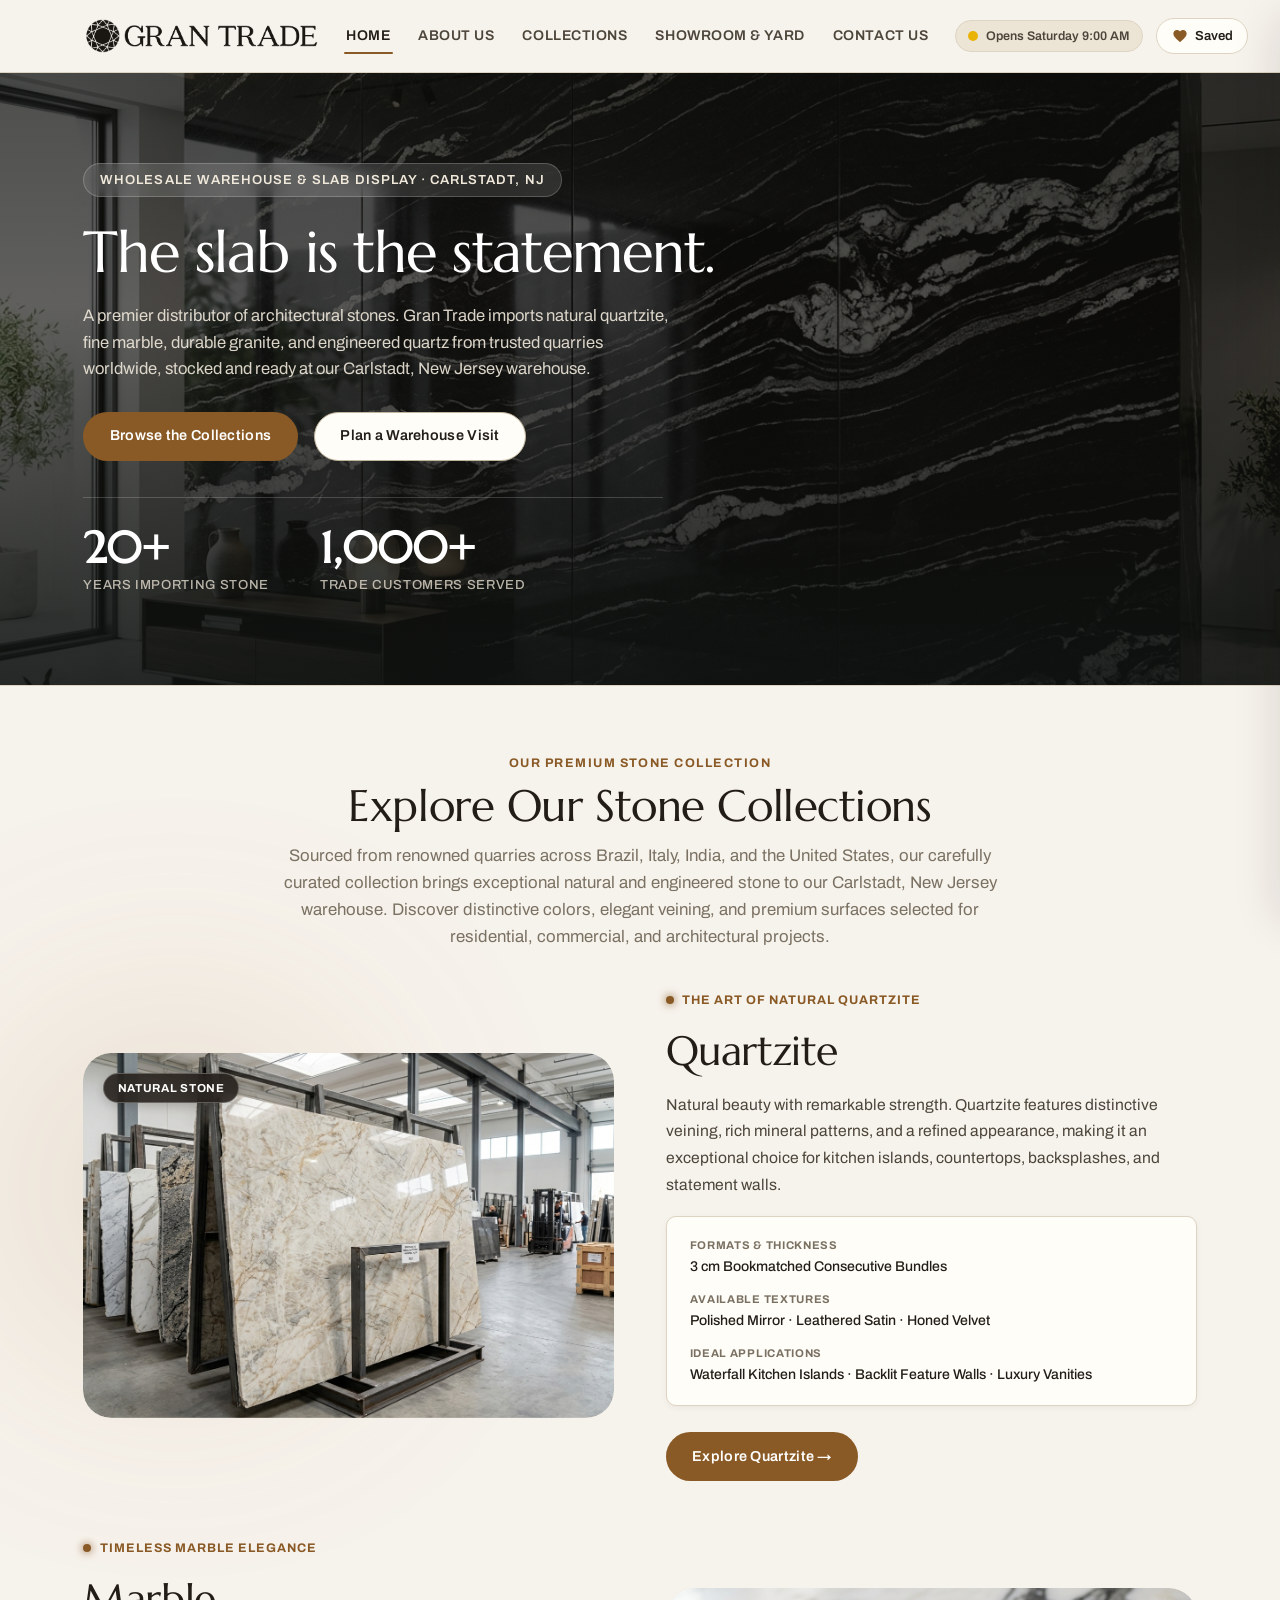
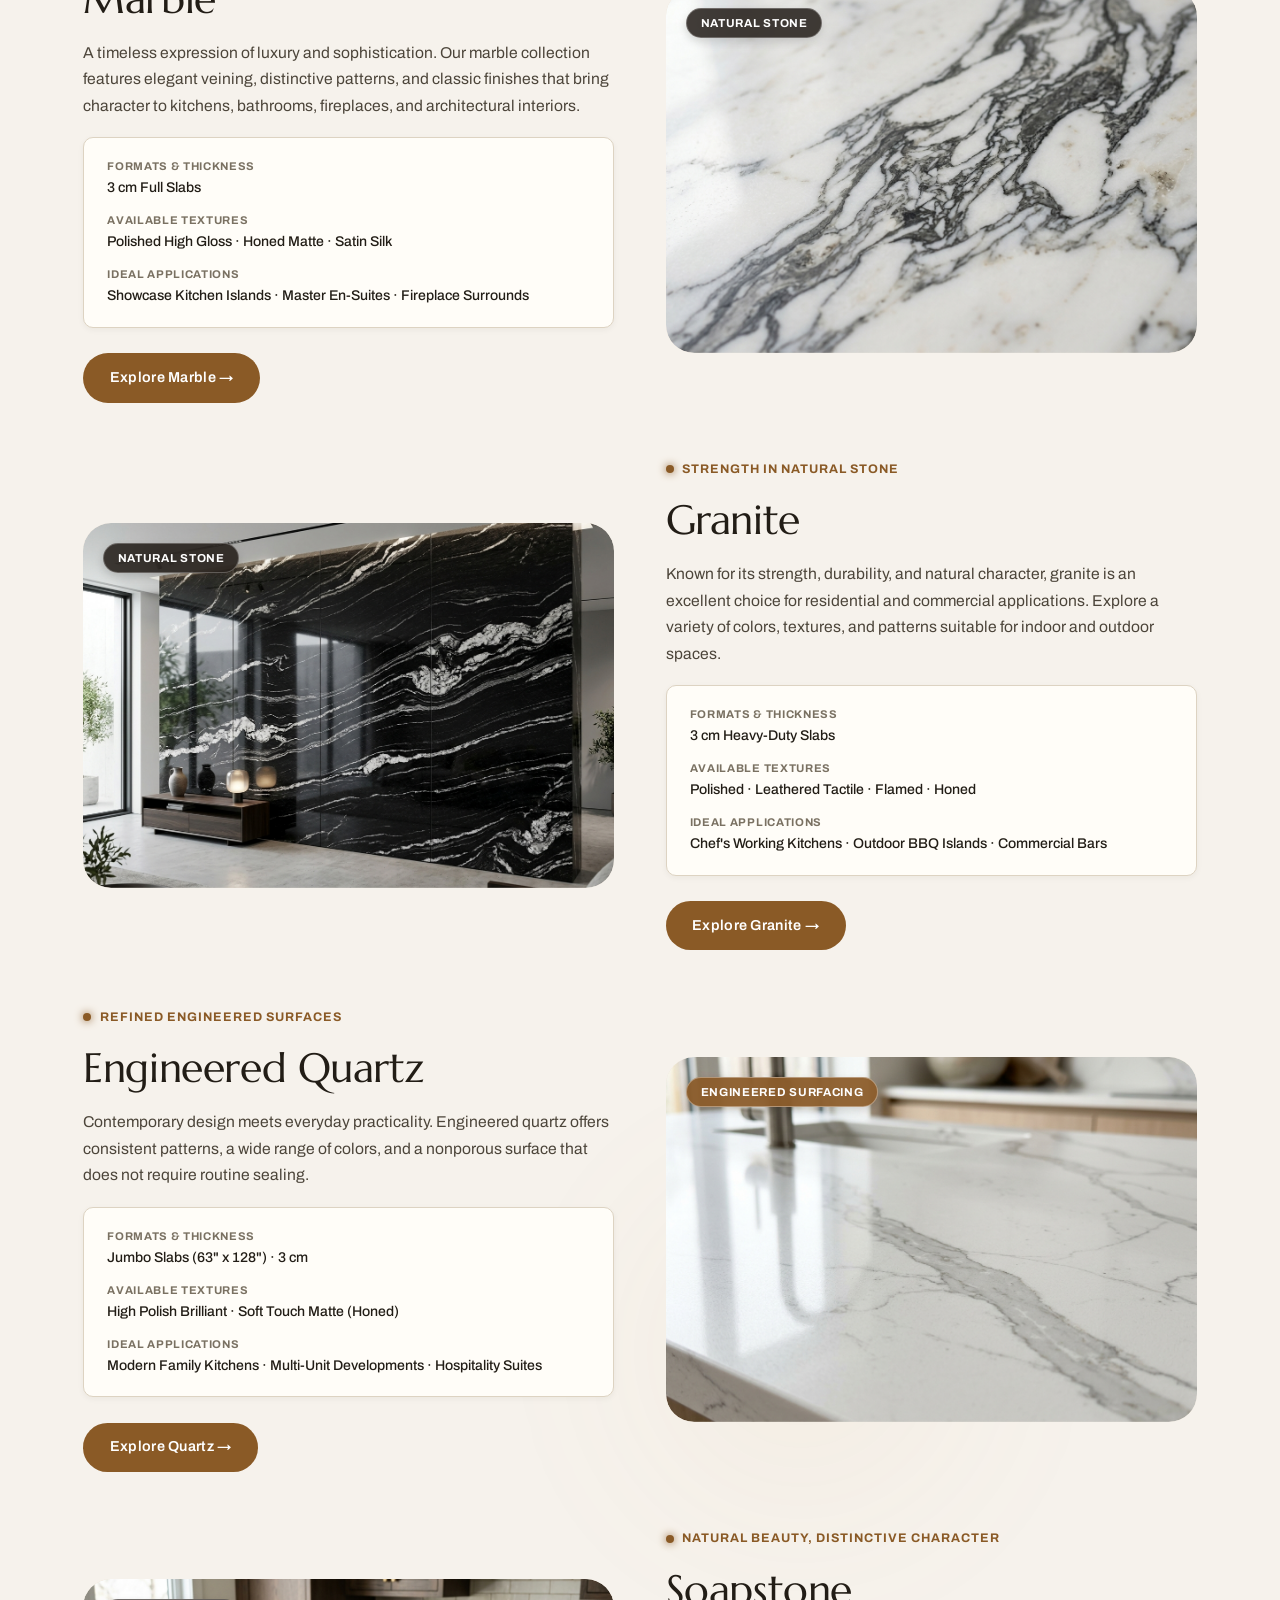
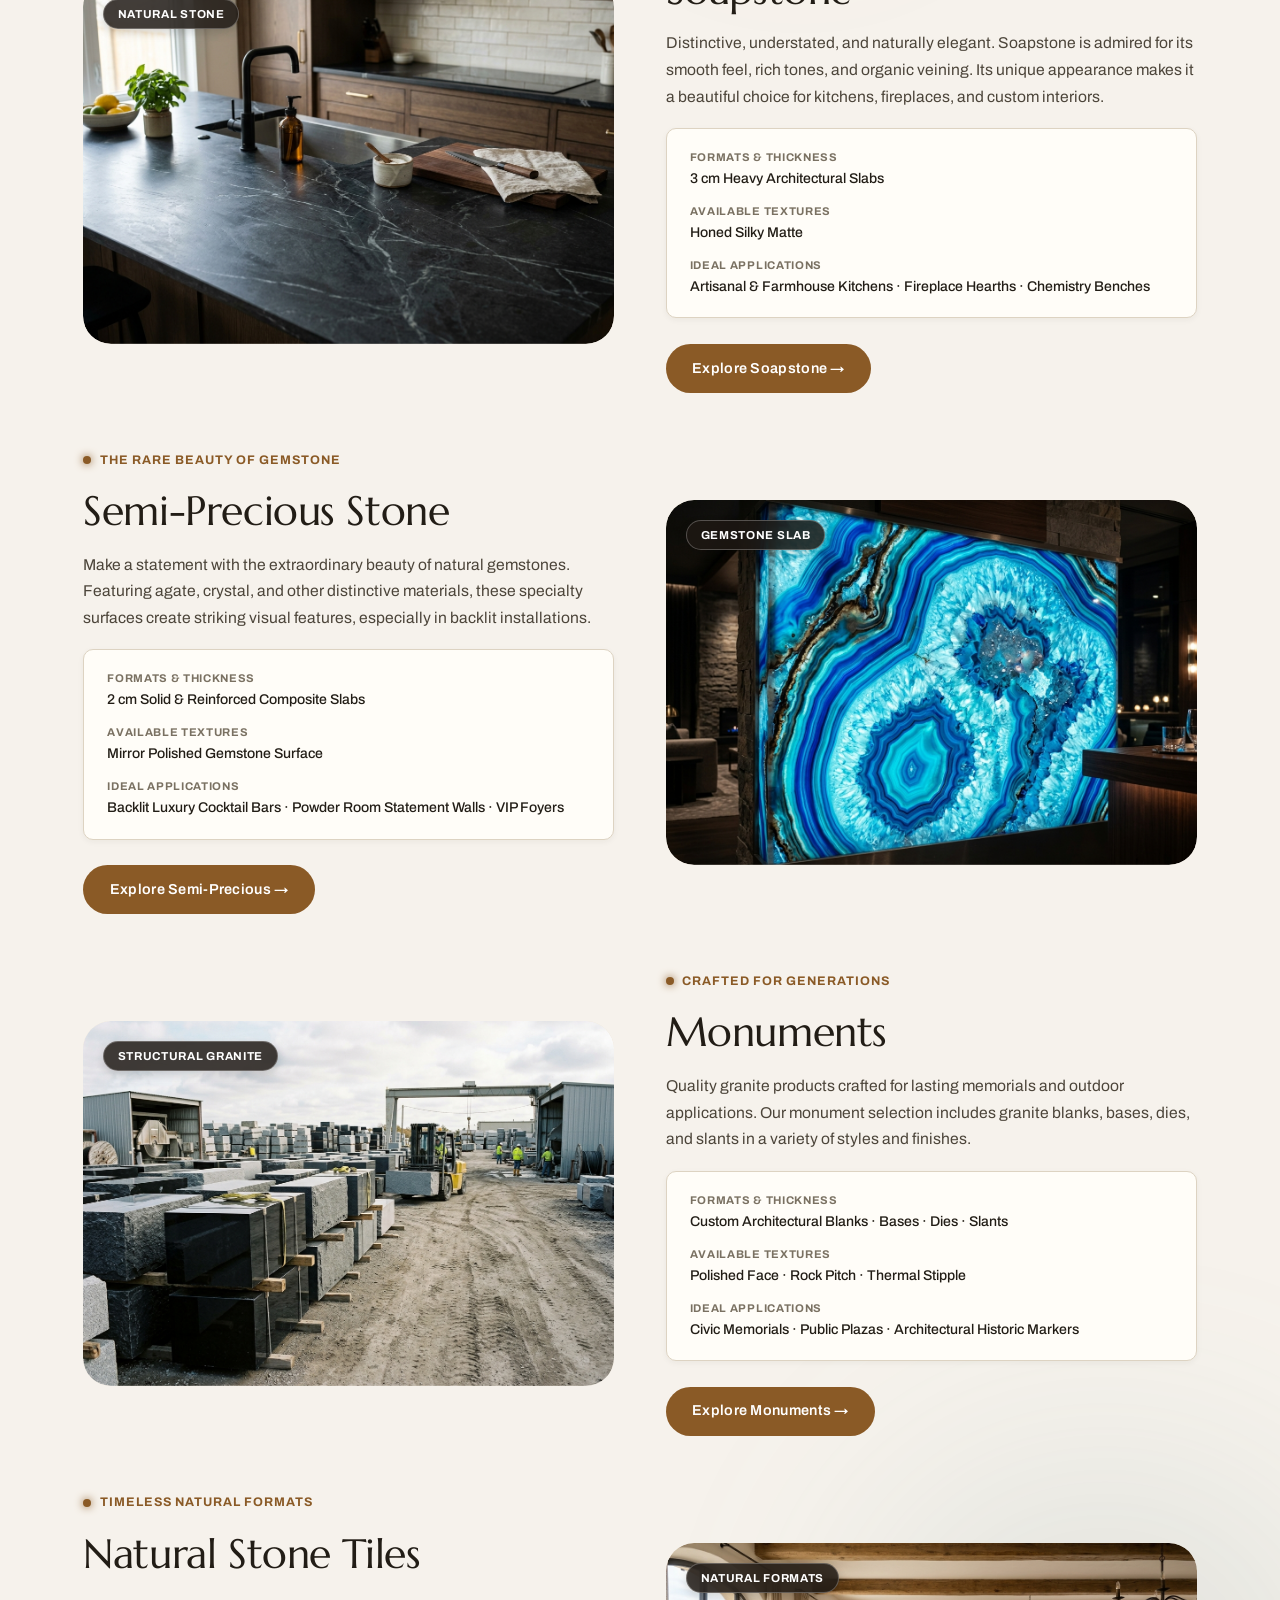
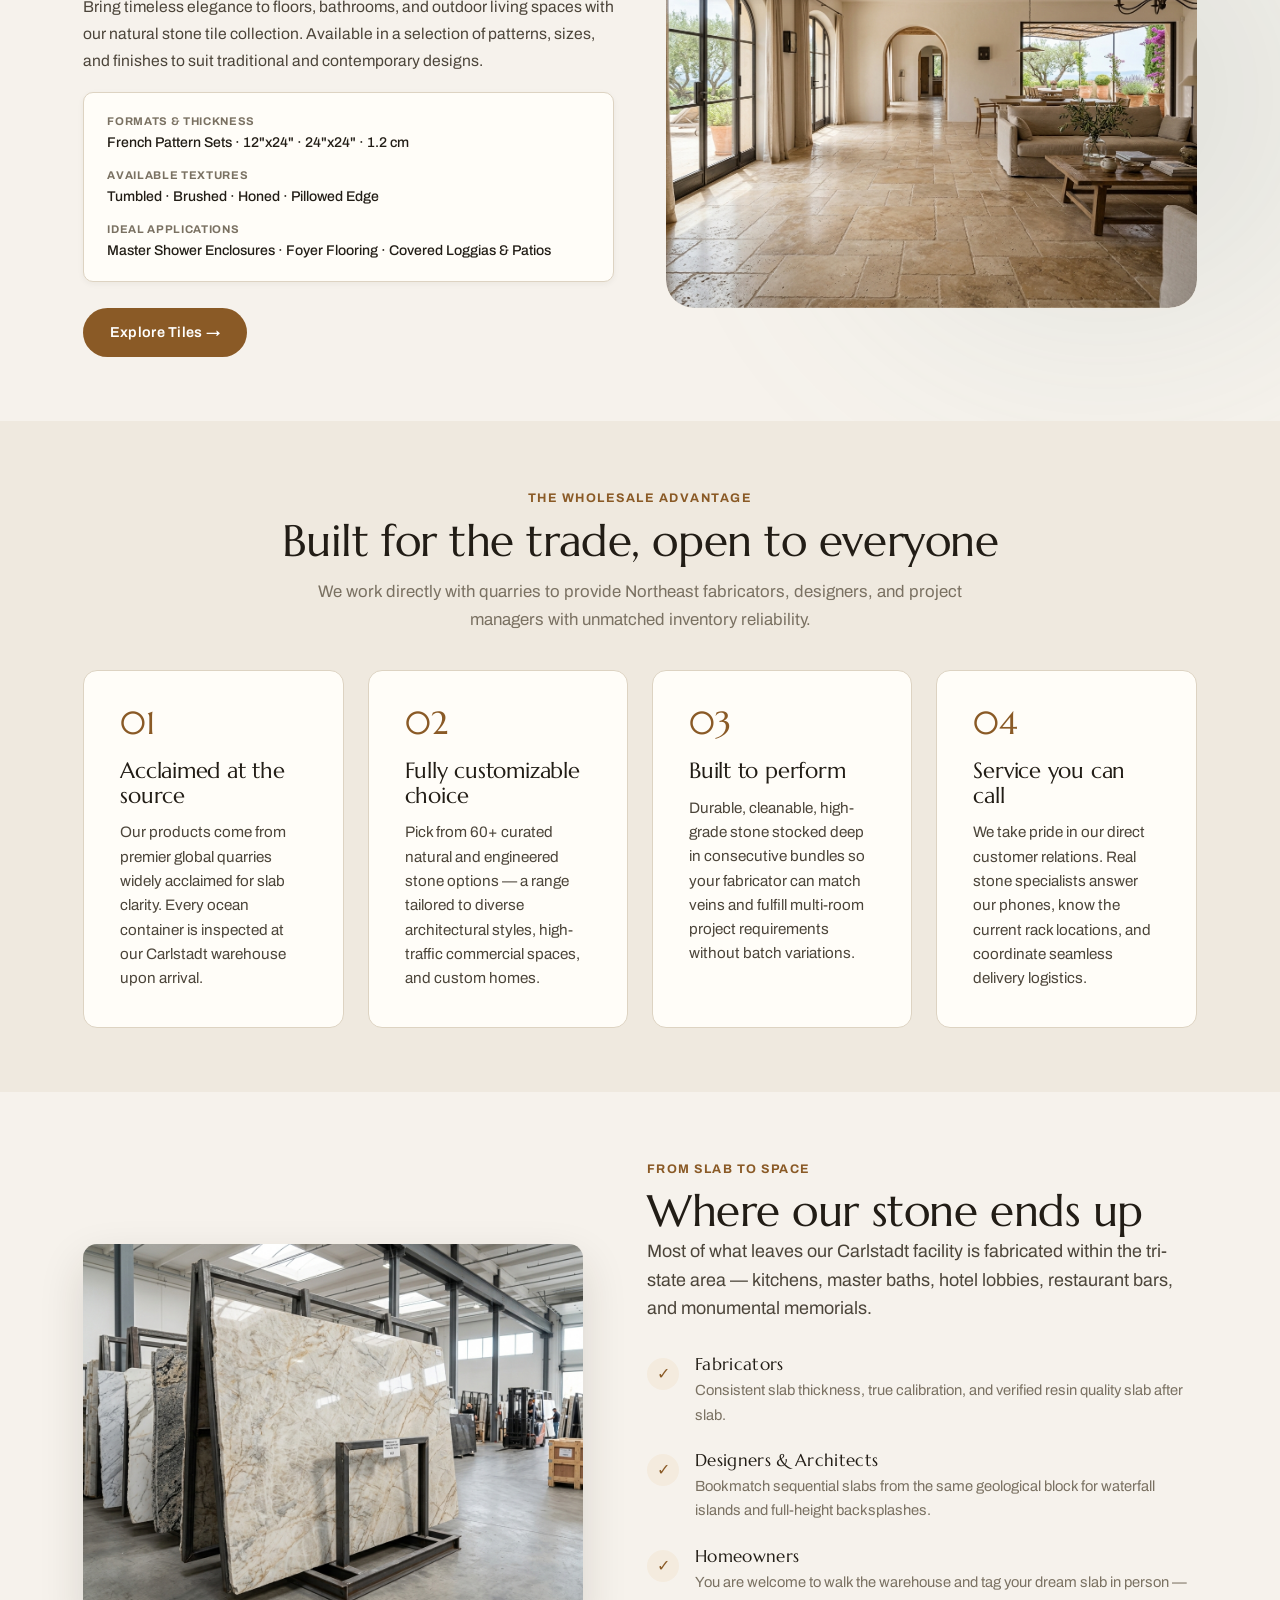
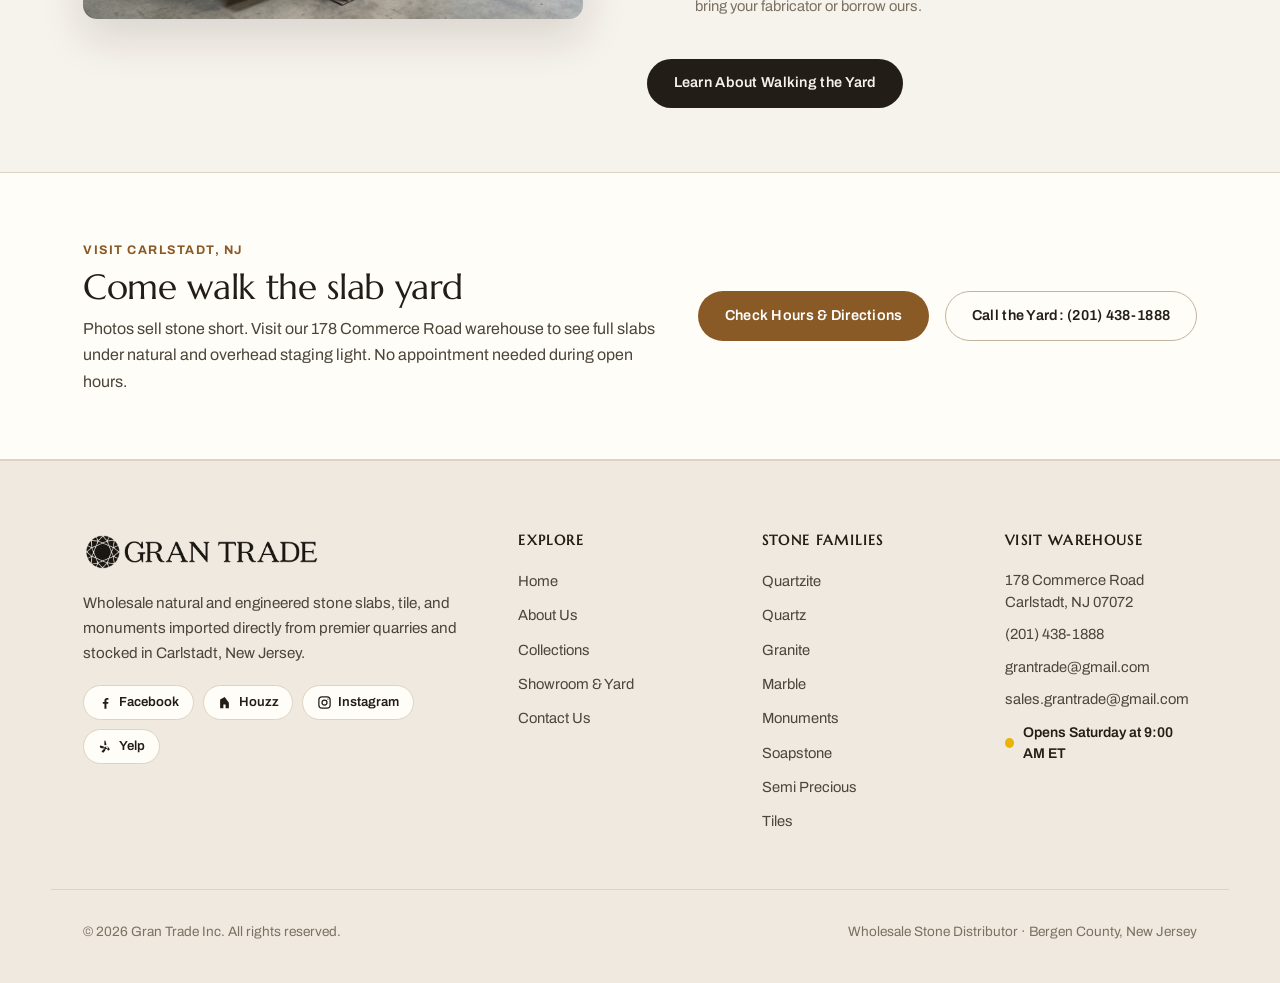
<file: index.html>
<!DOCTYPE html>
<html lang="en">

<head>
  <meta charset="utf-8" />
  <meta name="viewport" content="width=device-width, initial-scale=1, viewport-fit=cover" />
  <meta name="color-scheme" content="light dark" />
  <script>if ("scrollRestoration" in history) history.scrollRestoration = "manual";</script>
  <title>Gran Trade Inc. | Wholesale Stone Importer & Distributor · Carlstadt, NJ</title>
  <meta name="description"
    content="Gran Trade Inc. is a premier wholesale importer and distributor of natural and engineered stone slabs, tile, and monuments in Carlstadt, New Jersey." />
  <link rel="icon" href="assets/images/logo-icon.svg" type="image/svg+xml" />
  <link rel="icon" href="assets/images/logo.png" type="image/png" />
  <link rel="canonical" href="https://grantradeinc.com/" />

  <!-- Open Graph / Social -->
  <meta property="og:site_name" content="Gran Trade Inc." />
  <meta property="og:type" content="website" />
  <meta property="og:url" content="https://grantradeinc.com/" />
  <meta property="og:title" content="Gran Trade Inc. | Wholesale Stone Importer & Distributor · Carlstadt, NJ" />
  <meta property="og:description"
    content="Gran Trade Inc. is a premier wholesale importer and distributor of natural and engineered stone slabs, tile, and monuments in Carlstadt, New Jersey." />
  <meta property="og:image" content="https://grantradeinc.com/assets/images/aquamarine-slab-1.jpg" />
  <meta name="twitter:card" content="summary_large_image" />
  <meta name="twitter:title" content="Gran Trade Inc. | Wholesale Stone Importer & Distributor · Carlstadt, NJ" />
  <meta name="twitter:description"
    content="Gran Trade Inc. is a premier wholesale importer and distributor of natural and engineered stone slabs, tile, and monuments in Carlstadt, New Jersey." />
  <meta name="twitter:image" content="https://grantradeinc.com/assets/images/aquamarine-slab-1.jpg" />

  <!-- Typography -->
  <link rel="preconnect" href="https://fonts.googleapis.com" />
  <link rel="preconnect" href="https://fonts.gstatic.com" crossorigin />
  <link
    href="https://fonts.googleapis.com/css2?family=Marcellus&family=Archivo:ital,wght@0,400;0,500;0,600;0,700;1,400&display=swap"
    rel="stylesheet" />

  <!-- CSS Split 5 Ways -->
  <link rel="preload" as="image" href="assets/images/stone-types/granite.jpg" fetchpriority="high" />
  <link rel="stylesheet" href="css/base.css?v=20261110l" />
  <link rel="stylesheet" href="css/layout.css?v=20261110l" />
  <link rel="stylesheet" href="css/components.css?v=20261110l" />
  <link rel="stylesheet" href="css/pages.css?v=20261110l" />
  <link rel="stylesheet" href="css/responsive.css?v=20261110l" />
</head>

<body>

  <!-- ================= SITE HEADER ================= -->
  <header class="site-header">
    <div class="container-wide header-inner">
      <a href="index.html" class="wordmark" aria-label="Gran Trade Inc. Home">
        <picture>
          <source srcset="assets/images/logo-white.png" media="(prefers-color-scheme: dark)" />
          <img src="assets/images/logo.png" alt="Gran Trade Inc." class="wordmark-logo"
            style="height:38px; width:auto; display:block;" />
        </picture>
      </a>

      <!-- Primary Navigation -->
      <nav id="mainNav" class="main-nav" aria-label="Main Navigation">
        <ul class="nav-links">
          <li><a href="index.html" class="nav-link active">Home</a></li>
          <li><a href="about.html" class="nav-link">About Us</a></li>
          <li><a href="collections.html" class="nav-link">Collections</a></li>
          <li><a href="showroom.html" class="nav-link">Showroom & Yard</a></li>
          <li><a href="contact.html" class="nav-link">Contact Us</a></li>
        </ul>
      </nav>

      <!-- Header Actions -->
      <div class="header-actions">
        <div class="yard-status-header">
          <span class="open-dot"></span>
          <span id="headerYardStatus">Checking yard hours...</span>
        </div>

        <button id="favOpen" class="fav-trigger" type="button" aria-label="Open saved favorite slabs drawer">
          <svg style="width:16px; height:16px; color:var(--accent);" fill="currentColor" viewBox="0 0 24 24">
            <path
              d="M12 21.35l-1.45-1.32C5.4 15.36 2 12.28 2 8.5 2 5.42 4.42 3 7.5 3c1.74 0 3.41.81 4.5 2.09C13.09 3.81 14.76 3 16.5 3 19.58 3 22 5.42 22 8.5c0 3.78-3.4 6.86-8.55 11.54L12 21.35z" />
          </svg>
          <span>Saved</span>
          <span id="favCount" class="fav-badge" style="display:none;">0</span>
        </button>

        <button id="menuBtn" class="menu-toggle" type="button" aria-label="Toggle navigation menu"
          aria-expanded="false">
          <svg fill="none" stroke="currentColor" stroke-width="2" viewBox="0 0 24 24">
            <path stroke-linecap="round" stroke-linejoin="round" d="M3.75 6.75h16.5M3.75 12h16.5m-16.5 5.25h16.5" />
          </svg>
        </button>
      </div>
    </div>
  </header>

  <!-- ================= HERO SECTION ================= -->
  <main id="mainContent">
    <!-- ================= HERO SECTION WITH 3D LIVE SLAB VISUALIZER ================= -->
    <section class="hero">
      <img src="assets/images/stone-types/granite.jpg" alt="Gran Trade wholesale stone showroom display" class="hero-bg"
        loading="eager" fetchpriority="high" />
      <div class="hero-shade"></div>
      <div class="container hero-content">
        <div class="hero-grid">
          <!-- Left: Hero Text & Metrics -->
          <div class="hero-left">
            <div class="hero-tag">
              <span>Wholesale Warehouse & Slab Display · Carlstadt, NJ</span>
            </div>
            <h1>The slab is the statement.</h1>
            <p class="lead">
              A premier distributor of architectural stones. Gran Trade imports natural quartzite, fine marble, durable
              granite, and engineered quartz from trusted quarries worldwide, stocked and ready at our Carlstadt, New
              Jersey warehouse.
            </p>
            <div class="hero-actions">
              <a href="collections.html" class="btn btn-primary">Browse the Collections</a>
              <a href="showroom.html" class="btn btn-secondary">Plan a Warehouse Visit</a>
            </div>

            <div class="hero-metrics">
              <div class="metric-item">
                <div class="metric-val">20+</div>
                <div class="metric-lbl">Years importing stone</div>
              </div>
              <div class="metric-item">
                <div class="metric-val">1,000+</div>
                <div class="metric-lbl">Trade customers served</div>
              </div>
            </div>
          </div>
        </div>
      </div>
    </section>

    <!-- ================= LIQUID FLOW STONE CATALOG & SCROLL POPUP SYSTEM ================= -->
    <section id="liquidFlowSection" class="liquid-flow-section" aria-label="Liquid Flow Stone Catalog">
      <!-- Animated Ambient Fluid Orbs -->
      <div class="liquid-ambient" aria-hidden="true">
        <div class="liquid-orb liquid-orb-1"></div>
        <div class="liquid-orb liquid-orb-2"></div>
        <div class="liquid-orb liquid-orb-3"></div>
      </div>

      <div class="container" style="position:relative; z-index:2;">
        <!-- Header -->
        <div class="liquid-head-wrap">
          <div class="section-head center" style="margin-bottom:0;">
            <span class="eyebrow">OUR PREMIUM STONE COLLECTION</span>
            <h2>Explore Our Stone Collections</h2>
            <p class="lead" style="margin: 0 auto; max-width: 760px;">
              Sourced from renowned quarries across Brazil, Italy, India, and the United States, our carefully curated collection brings exceptional natural and engineered stone to our Carlstadt, New Jersey warehouse. Discover distinctive colors, elegant veining, and premium surfaces selected for residential, commercial, and architectural projects.
            </p>
          </div>
        </div>

        <!-- Vertical Liquid Flow (Scroll-Triggered Liquid Popups) -->
        <div class="liquid-vertical-flow">

          <!-- 1. Quartzite -->
          <article class="liquid-stone-row" data-stone-type="natural" data-family="quartzite">
            <div class="liquid-stone-media">
              <div class="liquid-media-badges">
                <span class="liquid-badge natural">Natural Stone</span>
              </div>
              <img src="assets/images/stone-types/quartzite.jpg"
                alt="Authentic Brazilian quartzite slab on warehouse A-frame" loading="lazy" />
              <div class="liquid-card-glare"></div>
            </div>
            <div class="liquid-stone-info">
              <div class="liquid-geology-wrap">
                <span class="liquid-glow-dot"></span>
                <span class="liquid-geology">THE ART OF NATURAL QUARTZITE</span>
              </div>
              <h3 class="liquid-stone-title">Quartzite</h3>
              <p class="liquid-stone-desc">
                Natural beauty with remarkable strength. Quartzite features distinctive veining, rich mineral patterns,
                and a refined appearance, making it an exceptional choice for kitchen islands, countertops,
                backsplashes, and statement walls.
              </p>
              <div class="liquid-stone-details">
                <div class="liquid-detail-item">
                  <span class="liquid-detail-label">Formats & Thickness</span>
                  <span class="liquid-detail-value">3 cm Bookmatched Consecutive Bundles</span>
                </div>
                <div class="liquid-detail-item">
                  <span class="liquid-detail-label">Available Textures</span>
                  <span class="liquid-detail-value">Polished Mirror · Leathered Satin · Honed Velvet</span>
                </div>
                <div class="liquid-detail-item">
                  <span class="liquid-detail-label">Ideal Applications</span>
                  <span class="liquid-detail-value">Waterfall Kitchen Islands · Backlit Feature Walls · Luxury
                    Vanities</span>
                </div>
              </div>
              <div class="liquid-stone-actions">
                <a href="collections.html?category=quartzite" class="btn btn-primary">Explore Quartzite &rarr;</a>
              </div>
            </div>
          </article>

          <!-- 2. Marble -->
          <article class="liquid-stone-row" data-stone-type="natural" data-family="marble">
            <div class="liquid-stone-media">
              <div class="liquid-media-badges">
                <span class="liquid-badge natural">Natural Stone</span>
              </div>
              <img src="assets/images/stone-types/marble.jpg"
                alt="Italian Arabescato Carrara marble slab with brecciated veining" loading="lazy" />
              <div class="liquid-card-glare"></div>
            </div>
            <div class="liquid-stone-info">
              <div class="liquid-geology-wrap">
                <span class="liquid-glow-dot"></span>
                <span class="liquid-geology">TIMELESS MARBLE ELEGANCE</span>
              </div>
              <h3 class="liquid-stone-title">Marble</h3>
              <p class="liquid-stone-desc">
                A timeless expression of luxury and sophistication. Our marble collection features elegant veining,
                distinctive patterns, and classic finishes that bring character to kitchens, bathrooms, fireplaces, and
                architectural interiors.
              </p>
              <div class="liquid-stone-details">
                <div class="liquid-detail-item">
                  <span class="liquid-detail-label">Formats & Thickness</span>
                  <span class="liquid-detail-value">3 cm Full Slabs</span>
                </div>
                <div class="liquid-detail-item">
                  <span class="liquid-detail-label">Available Textures</span>
                  <span class="liquid-detail-value">Polished High Gloss · Honed Matte · Satin Silk</span>
                </div>
                <div class="liquid-detail-item">
                  <span class="liquid-detail-label">Ideal Applications</span>
                  <span class="liquid-detail-value">Showcase Kitchen Islands · Master En-Suites · Fireplace
                    Surrounds</span>
                </div>
              </div>
              <div class="liquid-stone-actions">
                <a href="collections.html?category=marble" class="btn btn-primary">Explore Marble &rarr;</a>
              </div>
            </div>
          </article>

          <!-- 3. Granite -->
          <article class="liquid-stone-row" data-stone-type="natural" data-family="granite">
            <div class="liquid-stone-media">
              <div class="liquid-media-badges">
                <span class="liquid-badge natural">Natural Stone</span>
              </div>
              <img src="assets/images/stone-types/granite.jpg" alt="Black Forest granite architectural installation"
                loading="lazy" />
              <div class="liquid-card-glare"></div>
            </div>
            <div class="liquid-stone-info">
              <div class="liquid-geology-wrap">
                <span class="liquid-glow-dot"></span>
                <span class="liquid-geology">STRENGTH IN NATURAL STONE</span>
              </div>
              <h3 class="liquid-stone-title">Granite</h3>
              <p class="liquid-stone-desc">
                Known for its strength, durability, and natural character, granite is an excellent choice for
                residential and commercial applications. Explore a variety of colors, textures, and patterns suitable
                for indoor and outdoor spaces.
              </p>
              <div class="liquid-stone-details">
                <div class="liquid-detail-item">
                  <span class="liquid-detail-label">Formats & Thickness</span>
                  <span class="liquid-detail-value">3 cm Heavy-Duty Slabs</span>
                </div>
                <div class="liquid-detail-item">
                  <span class="liquid-detail-label">Available Textures</span>
                  <span class="liquid-detail-value">Polished · Leathered Tactile · Flamed · Honed</span>
                </div>
                <div class="liquid-detail-item">
                  <span class="liquid-detail-label">Ideal Applications</span>
                  <span class="liquid-detail-value">Chef's Working Kitchens · Outdoor BBQ Islands · Commercial
                    Bars</span>
                </div>
              </div>
              <div class="liquid-stone-actions">
                <a href="collections.html?category=granite" class="btn btn-primary">Explore Granite &rarr;</a>
              </div>
            </div>
          </article>

          <!-- 4. Engineered Quartz -->
          <article class="liquid-stone-row" data-stone-type="engineered" data-family="quartz">
            <div class="liquid-stone-media">
              <div class="liquid-media-badges">
                <span class="liquid-badge engineered">Engineered Surfacing</span>
              </div>
              <img src="assets/images/stone-types/quartz.jpg"
                alt="Calacatta quartz countertop with mitered waterfall edge" loading="lazy" />
              <div class="liquid-card-glare"></div>
            </div>
            <div class="liquid-stone-info">
              <div class="liquid-geology-wrap">
                <span class="liquid-glow-dot"></span>
                <span class="liquid-geology">REFINED ENGINEERED SURFACES</span>
              </div>
              <h3 class="liquid-stone-title">Engineered Quartz</h3>
              <p class="liquid-stone-desc">
                Contemporary design meets everyday practicality. Engineered quartz offers consistent patterns, a wide
                range of colors, and a nonporous surface that does not require routine sealing.
              </p>
              <div class="liquid-stone-details">
                <div class="liquid-detail-item">
                  <span class="liquid-detail-label">Formats & Thickness</span>
                  <span class="liquid-detail-value">Jumbo Slabs (63" x 128") · 3 cm</span>
                </div>
                <div class="liquid-detail-item">
                  <span class="liquid-detail-label">Available Textures</span>
                  <span class="liquid-detail-value">High Polish Brilliant · Soft Touch Matte (Honed)</span>
                </div>
                <div class="liquid-detail-item">
                  <span class="liquid-detail-label">Ideal Applications</span>
                  <span class="liquid-detail-value">Modern Family Kitchens · Multi-Unit Developments · Hospitality
                    Suites</span>
                </div>
              </div>
              <div class="liquid-stone-actions">
                <a href="collections.html?category=quartz" class="btn btn-primary">Explore Quartz &rarr;</a>
              </div>
            </div>
          </article>

          <!-- 5. Soapstone -->
          <article class="liquid-stone-row" data-stone-type="natural" data-family="soapstone">
            <div class="liquid-stone-media">
              <div class="liquid-media-badges">
                <span class="liquid-badge natural">Natural Stone</span>
              </div>
              <img src="assets/images/stone-types/soapstone.jpg"
                alt="Soapstone matte artisanal kitchen surface with organic veining" loading="lazy" />
              <div class="liquid-card-glare"></div>
            </div>
            <div class="liquid-stone-info">
              <div class="liquid-geology-wrap">
                <span class="liquid-glow-dot"></span>
                <span class="liquid-geology">NATURAL BEAUTY, DISTINCTIVE CHARACTER</span>
              </div>
              <h3 class="liquid-stone-title">Soapstone</h3>
              <p class="liquid-stone-desc">
                Distinctive, understated, and naturally elegant. Soapstone is admired for its smooth feel, rich tones,
                and organic veining. Its unique appearance makes it a beautiful choice for kitchens, fireplaces, and
                custom interiors.
              </p>
              <div class="liquid-stone-details">
                <div class="liquid-detail-item">
                  <span class="liquid-detail-label">Formats & Thickness</span>
                  <span class="liquid-detail-value">3 cm Heavy Architectural Slabs</span>
                </div>
                <div class="liquid-detail-item">
                  <span class="liquid-detail-label">Available Textures</span>
                  <span class="liquid-detail-value">Honed Silky Matte</span>
                </div>
                <div class="liquid-detail-item">
                  <span class="liquid-detail-label">Ideal Applications</span>
                  <span class="liquid-detail-value">Artisanal & Farmhouse Kitchens · Fireplace Hearths · Chemistry
                    Benches</span>
                </div>
              </div>
              <div class="liquid-stone-actions">
                <a href="collections.html?category=soapstone" class="btn btn-primary">Explore Soapstone &rarr;</a>
              </div>
            </div>
          </article>

          <!-- 6. Semi-Precious Stone -->
          <article class="liquid-stone-row" data-stone-type="natural" data-family="semi">
            <div class="liquid-stone-media">
              <div class="liquid-media-badges">
                <span class="liquid-badge natural">Gemstone Slab</span>
              </div>
              <img src="assets/images/stone-types/semi-precious.jpg"
                alt="Illuminated blue agate semi precious stone architectural feature" loading="lazy" />
              <div class="liquid-card-glare"></div>
            </div>
            <div class="liquid-stone-info">
              <div class="liquid-geology-wrap">
                <span class="liquid-glow-dot"></span>
                <span class="liquid-geology">THE RARE BEAUTY OF GEMSTONE</span>
              </div>
              <h3 class="liquid-stone-title">Semi-Precious Stone</h3>
              <p class="liquid-stone-desc">
                Make a statement with the extraordinary beauty of natural gemstones. Featuring agate, crystal, and other
                distinctive materials, these specialty surfaces create striking visual features, especially in backlit
                installations.
              </p>
              <div class="liquid-stone-details">
                <div class="liquid-detail-item">
                  <span class="liquid-detail-label">Formats & Thickness</span>
                  <span class="liquid-detail-value">2 cm Solid & Reinforced Composite Slabs</span>
                </div>
                <div class="liquid-detail-item">
                  <span class="liquid-detail-label">Available Textures</span>
                  <span class="liquid-detail-value">Mirror Polished Gemstone Surface</span>
                </div>
                <div class="liquid-detail-item">
                  <span class="liquid-detail-label">Ideal Applications</span>
                  <span class="liquid-detail-value">Backlit Luxury Cocktail Bars · Powder Room Statement Walls · VIP
                    Foyers</span>
                </div>
              </div>
              <div class="liquid-stone-actions">
                <a href="collections.html?category=semi" class="btn btn-primary">Explore Semi-Precious &rarr;</a>
              </div>
            </div>
          </article>

          <!-- 7. Monuments -->
          <article class="liquid-stone-row" data-stone-type="natural" data-family="monuments">
            <div class="liquid-stone-media">
              <div class="liquid-media-badges">
                <span class="liquid-badge natural">Structural Granite</span>
              </div>
              <img src="assets/images/stone-types/monuments.jpg"
                alt="Wholesale structural granite blocks and monument blanks in distribution yard" loading="lazy" />
              <div class="liquid-card-glare"></div>
            </div>
            <div class="liquid-stone-info">
              <div class="liquid-geology-wrap">
                <span class="liquid-glow-dot"></span>
                <span class="liquid-geology">CRAFTED FOR GENERATIONS</span>
              </div>
              <h3 class="liquid-stone-title">Monuments</h3>
              <p class="liquid-stone-desc">
                Quality granite products crafted for lasting memorials and outdoor applications. Our monument selection
                includes granite blanks, bases, dies, and slants in a variety of styles and finishes.
              </p>
              <div class="liquid-stone-details">
                <div class="liquid-detail-item">
                  <span class="liquid-detail-label">Formats & Thickness</span>
                  <span class="liquid-detail-value">Custom Architectural Blanks · Bases · Dies · Slants</span>
                </div>
                <div class="liquid-detail-item">
                  <span class="liquid-detail-label">Available Textures</span>
                  <span class="liquid-detail-value">Polished Face · Rock Pitch · Thermal Stipple</span>
                </div>
                <div class="liquid-detail-item">
                  <span class="liquid-detail-label">Ideal Applications</span>
                  <span class="liquid-detail-value">Civic Memorials · Public Plazas · Architectural Historic
                    Markers</span>
                </div>
              </div>
              <div class="liquid-stone-actions">
                <a href="collections.html?category=monuments" class="btn btn-primary">Explore Monuments &rarr;</a>
              </div>
            </div>
          </article>

          <!-- 8. Natural Stone Tiles -->
          <article class="liquid-stone-row" data-stone-type="natural" data-family="tile">
            <div class="liquid-stone-media">
              <div class="liquid-media-badges">
                <span class="liquid-badge natural">Natural Formats</span>
              </div>
              <img src="assets/images/stone-types/tile.jpg"
                alt="Seamless luxury Mediterranean villa French-pattern travertine stone tile flooring"
                loading="lazy" />
              <div class="liquid-card-glare"></div>
            </div>
            <div class="liquid-stone-info">
              <div class="liquid-geology-wrap">
                <span class="liquid-glow-dot"></span>
                <span class="liquid-geology">TIMELESS NATURAL FORMATS</span>
              </div>
              <h3 class="liquid-stone-title">Natural Stone Tiles</h3>
              <p class="liquid-stone-desc">
                Bring timeless elegance to floors, bathrooms, and outdoor living spaces with our natural stone tile
                collection. Available in a selection of patterns, sizes, and finishes to suit traditional and
                contemporary designs.
              </p>
              <div class="liquid-stone-details">
                <div class="liquid-detail-item">
                  <span class="liquid-detail-label">Formats & Thickness</span>
                  <span class="liquid-detail-value">French Pattern Sets · 12"x24" · 24"x24" · 1.2 cm</span>
                </div>
                <div class="liquid-detail-item">
                  <span class="liquid-detail-label">Available Textures</span>
                  <span class="liquid-detail-value">Tumbled · Brushed · Honed · Pillowed Edge</span>
                </div>
                <div class="liquid-detail-item">
                  <span class="liquid-detail-label">Ideal Applications</span>
                  <span class="liquid-detail-value">Master Shower Enclosures · Foyer Flooring · Covered Loggias &
                    Patios</span>
                </div>
              </div>
              <div class="liquid-stone-actions">
                <a href="collections.html?category=tile" class="btn btn-primary">Explore Tiles &rarr;</a>
              </div>
            </div>
          </article>

        </div>
      </div>
    </section>

    <!-- ================= LIQUID QUICK INSPECT POP-UP MODAL ================= -->
    <div id="liquidModal" class="liquid-modal-backdrop" aria-hidden="true" role="dialog" aria-modal="true"
      aria-labelledby="liquidModalTitle">
      <div class="liquid-modal-dialog">
        <button id="liquidModalClose" class="liquid-modal-close" type="button"
          aria-label="Close dialog">&times;</button>
        <div class="liquid-modal-grid">
          <div class="liquid-modal-media">
            <img id="liquidModalImg" src="assets/images/stone-types/quartzite.jpg"
              alt="Selected stone full slab preview" loading="lazy" />
          </div>
          <div>
            <span id="liquidModalGeology" class="liquid-geology">THE ART OF NATURAL QUARTZITE</span>
            <h2 id="liquidModalTitle" style="font-family:var(--font-serif); font-size:2rem; margin-bottom:0.25rem;">
              Quartzite</h2>
            <div id="liquidModalOrigin"
              style="font-size:0.8rem; font-weight:600; color:var(--muted); margin-bottom:1rem;">Brazil (Bahia &
              Espirito Santo)</div>
            <p id="liquidModalDesc"
              style="font-size:0.9rem; line-height:1.6; color:var(--ink-2); margin-bottom:1.25rem;">
              Nature's most resilient masterpiece. Metamorphosed under intense tectonic pressure from pure quartz
              sandstone.
            </p>

            <div class="liquid-modal-specs">
              <div class="liquid-modal-spec-item">
                <span class="liquid-modal-spec-lbl">Material Category</span>
                <span id="liquidModalCategory" class="liquid-modal-spec-val">Natural Metamorphic</span>
              </div>
              <div class="liquid-modal-spec-item">
                <span class="liquid-modal-spec-lbl">Warehouse Thickness</span>
                <span id="liquidModalThickness" class="liquid-modal-spec-val">3 cm Consecutive Slabs</span>
              </div>
              <div class="liquid-modal-spec-item">
                <span class="liquid-modal-spec-lbl">Available Finishes</span>
                <span id="liquidModalFinishes" class="liquid-modal-spec-val">Polished, Leathered, Honed</span>
              </div>
              <div class="liquid-modal-spec-item">
                <span class="liquid-modal-spec-lbl">Carlstadt, NJ Yard</span>
                <span id="liquidModalAvailability" class="liquid-modal-spec-val">In Stock · Ready for Inspection</span>
              </div>
            </div>

            <div style="font-size:0.82rem; margin-bottom:1.75rem;">
              <strong
                style="color:var(--ink); display:block; margin-bottom:0.25rem; text-transform:uppercase; font-size:0.72rem; letter-spacing:0.05em;">Best
                Applications:</strong>
              <span id="liquidModalApps" style="color:var(--ink-2);">Waterfall Islands · Backlit Walls · High-End
                Kitchen Countertops</span>
            </div>

            <div style="display:flex; gap:0.75rem; flex-wrap:wrap;">
              <a href="contact.html" class="btn btn-primary">Inquire About Consecutive Bundles</a>
            </div>
          </div>
        </div>
      </div>
    </div>

    <!-- ================= WHY GRAN TRADE (4 PILLARS) ================= -->
    <section class="section section-alt">
      <div class="container">
        <div class="section-head center">
          <span class="eyebrow">The Wholesale Advantage</span>
          <h2>Built for the trade, open to everyone</h2>
          <p>We work directly with quarries to provide Northeast fabricators, designers, and project managers with
            unmatched inventory reliability.</p>
        </div>

        <div class="why-grid">
          <div class="why-card">
            <div class="why-num">01</div>
            <h3>Acclaimed at the source</h3>
            <p>Our products come from premier global quarries widely acclaimed for slab clarity. Every ocean container
              is inspected at our Carlstadt warehouse upon arrival.</p>
          </div>

          <div class="why-card">
            <div class="why-num">02</div>
            <h3>Fully customizable choice</h3>
            <p>Pick from 60+ curated natural and engineered stone options — a range tailored to diverse architectural
              styles, high-traffic commercial spaces, and custom homes.</p>
          </div>

          <div class="why-card">
            <div class="why-num">03</div>
            <h3>Built to perform</h3>
            <p>Durable, cleanable, high-grade stone stocked deep in consecutive bundles so your fabricator can match
              veins and fulfill multi-room project requirements without batch variations.</p>
          </div>

          <div class="why-card">
            <div class="why-num">04</div>
            <h3>Service you can call</h3>
            <p>We take pride in our direct customer relations. Real stone specialists answer our phones, know the
              current rack locations, and coordinate seamless delivery logistics.</p>
          </div>
        </div>
      </div>
    </section>

    <!-- ================= APPLIED / FABRICATION VIGNETTE ================= -->
    <section class="section">
      <div class="container">
        <div class="applied-split">
          <div class="applied-media">
            <img src="assets/images/aquamarine-slab-2.jpg"
              alt="Finished architectural installation with bookmatched natural stone" loading="lazy"
              onerror="this.onerror=null; this.src='assets/images/stone-types/granite.jpg';" />
          </div>

          <div class="applied-text">
            <span class="eyebrow">From Slab to Space</span>
            <h2>Where our stone ends up</h2>
            <p class="lead">
              Most of what leaves our Carlstadt facility is fabricated within the tri-state area — kitchens, master
              baths, hotel lobbies, restaurant bars, and monumental memorials.
            </p>

            <div class="applied-features">
              <div class="applied-item">
                <div class="applied-item-icon">&#10003;</div>
                <div class="applied-item-text">
                  <h4>Fabricators</h4>
                  <p>Consistent 3 cm slab thickness, dense structural clarity, and verified resin quality slab after
                    slab.</p>
                </div>
              </div>

              <div class="applied-item">
                <div class="applied-item-icon">&#10003;</div>
                <div class="applied-item-text">
                  <h4>Designers & Architects</h4>
                  <p>Bookmatch sequential slabs from the same geological block for waterfall islands and full-height
                    backsplashes.</p>
                </div>
              </div>

              <div class="applied-item">
                <div class="applied-item-icon">&#10003;</div>
                <div class="applied-item-text">
                  <h4>Homeowners</h4>
                  <p>You are welcome to walk the warehouse and tag your dream slab in person — bring your fabricator or
                    borrow ours.</p>
                </div>
              </div>
            </div>

            <div style="margin-top:2.5rem;">
              <a href="showroom.html" class="btn btn-dark">Learn About Walking the Yard</a>
            </div>
          </div>
        </div>
      </div>
    </section>

    <!-- ================= YARD VISIT CTA BANNER ================= -->
    <section class="section"
      style="background-color: var(--surface); border-top: 1px solid var(--line); border-bottom: 1px solid var(--line);">
      <div class="container yard-cta-bar">
        <div>
          <span class="eyebrow">Visit Carlstadt, NJ</span>
          <h2 style="font-size:2.2rem; margin-bottom:0.5rem;">Come walk the slab yard</h2>
          <p style="max-width:580px;">Photos sell stone short. Visit our 178 Commerce Road warehouse to see full slabs
            under natural and overhead staging light. No appointment needed during open hours.</p>
        </div>
        <div class="yard-cta-actions">
          <a href="contact.html" class="btn btn-primary">Check Hours & Directions</a>
          <a href="tel:2014381888" class="btn btn-secondary">Call the Yard: (201) 438-1888</a>
        </div>
      </div>
    </section>
  </main>

  <!-- ================= FAVORITES DRAWER ================= -->
  <div id="scrim" class="scrim" aria-hidden="true"></div>
  <aside id="favDrawer" class="fav-drawer" aria-label="Saved slabs drawer" hidden>
    <div class="drawer-header">
      <h3>Saved Slabs</h3>
      <button id="favClose" class="drawer-close" type="button" aria-label="Close saved slabs drawer">&times;</button>
    </div>
    <div id="favBody" class="drawer-body">
      <!-- Injected by js/favorites.js -->
    </div>
    <div class="drawer-footer">
      <a href="contact.html" class="btn btn-primary btn-block">Inquire About Saved Slabs</a>
      <p style="font-size:0.75rem; color:var(--muted); text-align:center;">
        Bring this saved list when visiting Carlstadt or share with your stone fabricator.
      </p>
    </div>
  </aside>

  <!-- ================= SITE FOOTER ================= -->
  <footer class="site-footer">
    <div class="container footer-grid">
      <div class="footer-brand">
        <picture>
          <source srcset="assets/images/logo-white.png" media="(prefers-color-scheme: dark)" />
          <img src="assets/images/logo.png" alt="Gran Trade Inc."
            style="height:38px; width:auto; margin-bottom:1.25rem; display:block;" loading="lazy" />
        </picture>
        <p>Wholesale natural and engineered stone slabs, tile, and monuments imported directly from premier quarries and
          stocked in Carlstadt, New Jersey.</p>
      </div>

      <div class="footer-col">
        <h4>Explore</h4>
        <ul class="footer-links">
          <li><a href="index.html">Home</a></li>
          <li><a href="about.html">About Us</a></li>
          <li><a href="collections.html">Collections</a></li>
          <li><a href="showroom.html">Showroom & Yard</a></li>
          <li><a href="contact.html">Contact Us</a></li>
        </ul>
      </div>

      <div class="footer-col">
        <h4>Stone Families</h4>
        <ul class="footer-links">
          <li><a href="collections.html?category=quartzite">Quartzite</a></li>
          <li><a href="collections.html?category=quartz">Quartz</a></li>
          <li><a href="collections.html?category=granite">Granite</a></li>
          <li><a href="collections.html?category=marble">Marble</a></li>
          <li><a href="collections.html?category=monuments">Monuments</a></li>
          <li><a href="collections.html?category=soapstone">Soapstone</a></li>
          <li><a href="collections.html?category=semi">Semi Precious</a></li>
          <li><a href="collections.html?category=tile">Tiles</a></li>
        </ul>
      </div>

      <div class="footer-col">
        <h4>Visit Warehouse</h4>
        <div class="footer-contact-item">
          <span>178 Commerce Road<br />Carlstadt, NJ 07072</span>
        </div>
        <div class="footer-contact-item">
          <a href="tel:2014381888">(201) 438-1888</a>
        </div>
        <div class="footer-contact-item">
          <a href="mailto:grantrade@gmail.com">grantrade@gmail.com</a>
        </div>
        <div class="footer-contact-item">
          <a href="mailto:sales.grantrade@gmail.com">sales.grantrade@gmail.com</a>
        </div>
        <div style="margin-top:0.75rem;">
          <div class="open-indicator">
            <span class="open-dot"></span>
            <span class="open-text">Yard open today</span>
          </div>
        </div>
      </div>
    </div>

    <div class="container footer-bottom">
      <div>&copy; 2026 Gran Trade Inc. All rights reserved.</div>
      <div>Wholesale Stone Distributor · Bergen County, New Jersey</div>
    </div>
  </footer>

  <!-- Scripts Split 5 Ways & Interactive 3D Visualizer -->
  <script src="js/nav.js?v=20261110l"></script>
  <script src="js/favorites.js?v=20261110l"></script>
  <script src="js/viewer.js?v=20261110l"></script>
  <script src="js/stone-types.js?v=20261110l"></script>
  <script src="js/homepage-loader.js?v=20261110l"></script>

  <!-- LocalBusiness Structured Data -->
  <script type="application/ld+json">
  {
    "@context": "https://schema.org",
    "@type": "LocalBusiness",
    "name": "Gran Trade Inc.",
    "description": "Premier wholesale importer and distributor of natural and engineered stone slabs, tile, and monuments in Carlstadt, New Jersey.",
    "url": "https://grantradeinc.com/",
    "logo": "https://grantradeinc.com/assets/images/logo.png",
    "image": "https://grantradeinc.com/assets/images/aquamarine-slab-1.jpg",
    "telephone": "+12014381888",
    "email": "grantrade@gmail.com",
    "foundingDate": "2003",
    "address": {
      "@type": "PostalAddress",
      "streetAddress": "178 Commerce Road",
      "addressLocality": "Carlstadt",
      "addressRegion": "NJ",
      "postalCode": "07072",
      "addressCountry": "US"
    },
    "geo": {
      "@type": "GeoCoordinates",
      "latitude": 40.8311256,
      "longitude": -74.0639331
    },
    "openingHoursSpecification": [
      { "@type": "OpeningHoursSpecification", "dayOfWeek": ["Monday","Tuesday","Wednesday","Thursday","Friday"], "opens": "07:30", "closes": "16:30" },
      { "@type": "OpeningHoursSpecification", "dayOfWeek": "Saturday", "opens": "08:00", "closes": "13:00" }
    ],
    "sameAs": [
      "https://www.instagram.com/grantradeinc",
      "https://www.facebook.com/grantradeinc"
    ]
  }
  </script>
</body>

</html>
</file>
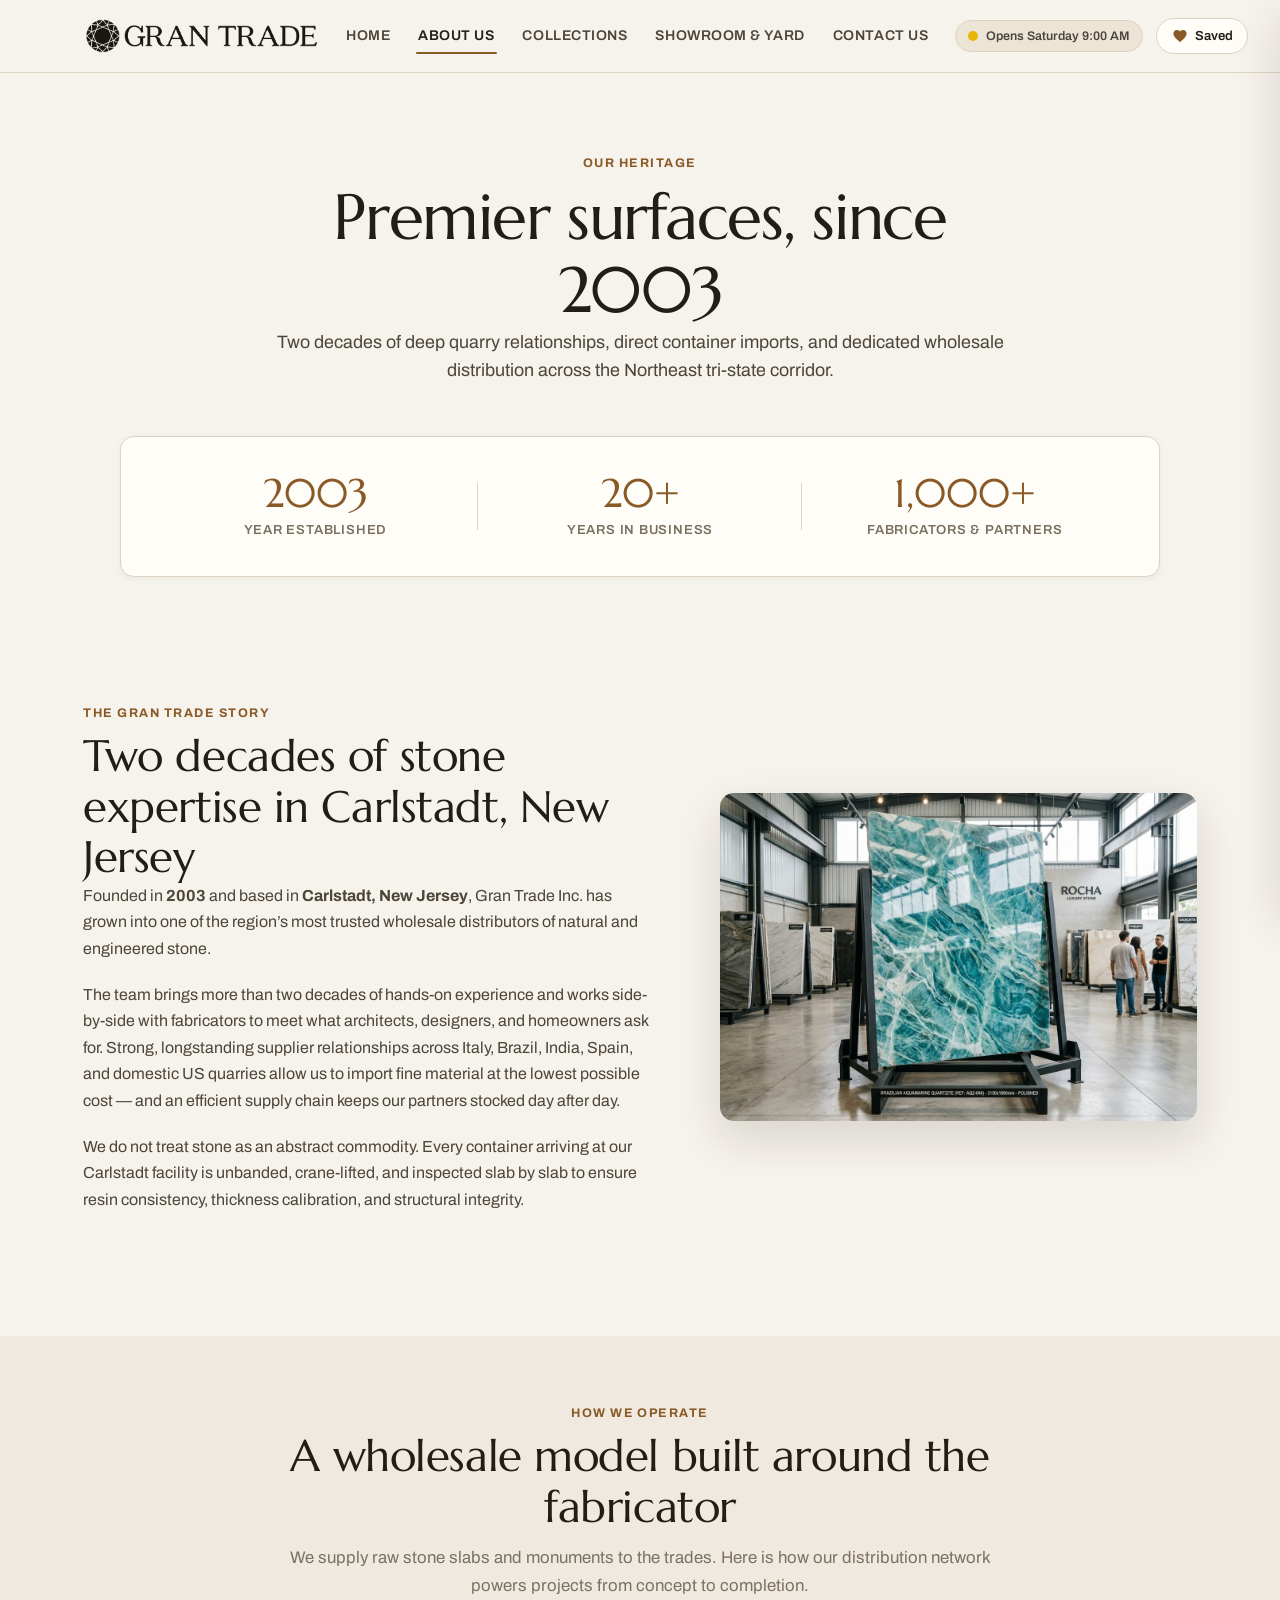
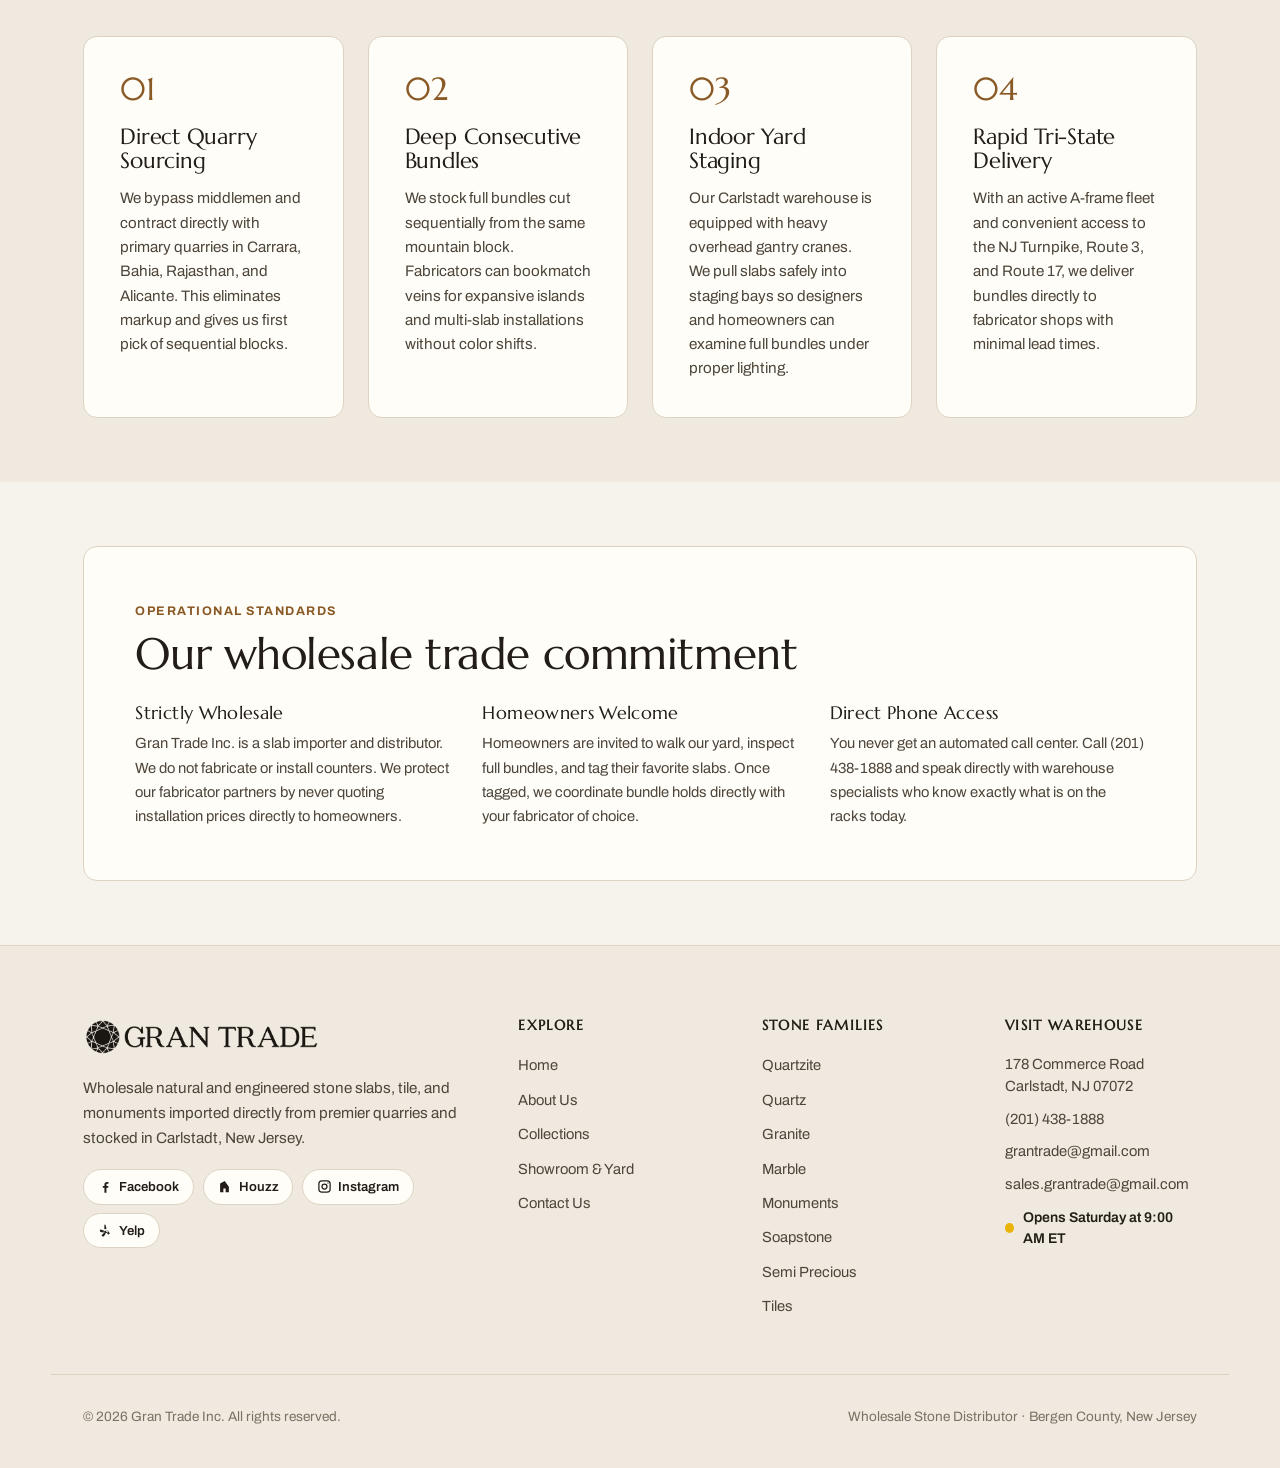
<file: about.html>
<!DOCTYPE html>
<html lang="en">
<head>
  <meta charset="utf-8" />
  <meta name="viewport" content="width=device-width, initial-scale=1, viewport-fit=cover" />
  <meta name="color-scheme" content="light dark" />
  <script>if ("scrollRestoration" in history) history.scrollRestoration = "manual";</script>
  <title>About Us | Gran Trade Inc. · Premier Stone Distributor Since 2003</title>
  <meta name="description" content="Founded in 2003 in Carlstadt, NJ, Gran Trade Inc. is a trusted distributor of natural granite, marble, exotic quartzite, engineered quartz, and monuments." />
  <link rel="icon" href="assets/images/logo-icon.svg" type="image/svg+xml" />
  <link rel="icon" href="assets/images/logo.png" type="image/png" />
  <link rel="canonical" href="https://grantradeinc.com/about.html" />

  <!-- Open Graph / Social -->
  <meta property="og:site_name" content="Gran Trade Inc." />
  <meta property="og:type" content="website" />
  <meta property="og:url" content="https://grantradeinc.com/about.html" />
  <meta property="og:title" content="About Us | Gran Trade Inc. · Premier Stone Distributor Since 2003" />
  <meta property="og:description" content="Founded in 2003 in Carlstadt, NJ, Gran Trade Inc. is a trusted distributor of natural granite, marble, exotic quartzite, engineered quartz, and monuments." />
  <meta property="og:image" content="https://grantradeinc.com/assets/images/aquamarine-slab-1.jpg" />
  <meta name="twitter:card" content="summary_large_image" />
  <meta name="twitter:title" content="About Us | Gran Trade Inc. · Premier Stone Distributor Since 2003" />
  <meta name="twitter:description" content="Founded in 2003 in Carlstadt, NJ, Gran Trade Inc. is a trusted distributor of natural granite, marble, exotic quartzite, engineered quartz, and monuments." />
  <meta name="twitter:image" content="https://grantradeinc.com/assets/images/aquamarine-slab-1.jpg" />

  <!-- Typography -->
  <link rel="preconnect" href="https://fonts.googleapis.com" />
  <link rel="preconnect" href="https://fonts.gstatic.com" crossorigin />
  <link href="https://fonts.googleapis.com/css2?family=Marcellus&family=Archivo:ital,wght@0,400;0,500;0,600;0,700;1,400&display=swap" rel="stylesheet" />

  <!-- CSS Split 5 Ways -->
  <link rel="stylesheet" href="css/base.css?v=20261110l" />
  <link rel="stylesheet" href="css/layout.css?v=20261110l" />
  <link rel="stylesheet" href="css/components.css?v=20261110l" />
  <link rel="stylesheet" href="css/pages.css?v=20261110l" />
  <link rel="stylesheet" href="css/responsive.css?v=20261110l" />
</head>
<body>

  <!-- ================= SITE HEADER ================= -->
  <header class="site-header">
    <div class="container-wide header-inner">
      <a href="index.html" class="wordmark" aria-label="Gran Trade Inc. Home">
        <picture>
          <source srcset="assets/images/logo-white.png" media="(prefers-color-scheme: dark)" />
          <img src="assets/images/logo.png" alt="Gran Trade Inc." class="wordmark-logo" style="height:38px; width:auto; display:block;" />
        </picture>
      </a>

      <nav id="mainNav" class="main-nav" aria-label="Main Navigation">
        <ul class="nav-links">
          <li><a href="index.html" class="nav-link">Home</a></li>
          <li><a href="about.html" class="nav-link active">About Us</a></li>
          <li><a href="collections.html" class="nav-link">Collections</a></li>
          <li><a href="showroom.html" class="nav-link">Showroom & Yard</a></li>
          <li><a href="contact.html" class="nav-link">Contact Us</a></li>
        </ul>
      </nav>

      <div class="header-actions">
        <div class="yard-status-header">
          <span class="open-dot"></span>
          <span id="headerYardStatus">Checking yard hours...</span>
        </div>

        <button id="favOpen" class="fav-trigger" type="button" aria-label="Open saved favorite slabs drawer">
          <svg style="width:16px; height:16px; color:var(--accent);" fill="currentColor" viewBox="0 0 24 24">
            <path d="M12 21.35l-1.45-1.32C5.4 15.36 2 12.28 2 8.5 2 5.42 4.42 3 7.5 3c1.74 0 3.41.81 4.5 2.09C13.09 3.81 14.76 3 16.5 3 19.58 3 22 5.42 22 8.5c0 3.78-3.4 6.86-8.55 11.54L12 21.35z"/>
          </svg>
          <span>Saved</span>
          <span id="favCount" class="fav-badge" style="display:none;">0</span>
        </button>

        <button id="menuBtn" class="menu-toggle" type="button" aria-label="Toggle navigation menu" aria-expanded="false">
          <svg fill="none" stroke="currentColor" stroke-width="2" viewBox="0 0 24 24">
            <path stroke-linecap="round" stroke-linejoin="round" d="M3.75 6.75h16.5M3.75 12h16.5m-16.5 5.25h16.5" />
          </svg>
        </button>
      </div>
    </div>
  </header>

  <!-- ================= ABOUT HERO ================= -->
  <main id="mainContent">
    <div class="container about-hero">
      <span class="eyebrow">Our Heritage</span>
      <h1>Premier surfaces, since 2003</h1>
      <p class="lead">
        Two decades of deep quarry relationships, direct container imports, and dedicated wholesale distribution across the Northeast tri-state corridor.
      </p>
    </div>

    <!-- ================= METRICS BAR ================= -->
    <div class="container">
      <div class="specs-bar">
        <div class="spec-item">
          <div class="val">2003</div>
          <div class="lbl">Year Established</div>
        </div>
        <div class="spec-item">
          <div class="val">20+</div>
          <div class="lbl">Years in Business</div>
        </div>
        <div class="spec-item">
          <div class="val">1,000+</div>
          <div class="lbl">Fabricators & Partners</div>
        </div>
      </div>
    </div>

    <!-- ================= STORY GRID ================= -->
    <section class="section-tight">
      <div class="container">
        <div class="about-story-grid">
          <div>
            <span class="eyebrow">The Gran Trade Story</span>
            <h2>Two decades of stone expertise in Carlstadt, New Jersey</h2>
            <p style="margin-bottom:1.25rem;">
              Founded in <strong>2003</strong> and based in <strong>Carlstadt, New Jersey</strong>, Gran Trade Inc. has grown into one of the region’s most trusted wholesale distributors of natural and engineered stone.
            </p>
            <p style="margin-bottom:1.25rem;">
              The team brings more than two decades of hands-on experience and works side-by-side with fabricators to meet what architects, designers, and homeowners ask for. Strong, longstanding supplier relationships across Italy, Brazil, India, Spain, and domestic US quarries allow us to import fine material at the lowest possible cost — and an efficient supply chain keeps our partners stocked day after day.
            </p>
            <p>
              We do not treat stone as an abstract commodity. Every container arriving at our Carlstadt facility is unbanded, crane-lifted, and inspected slab by slab to ensure resin consistency, thickness calibration, and structural integrity.
            </p>
          </div>

          <div class="about-media">
            <img src="assets/images/aquamarine-slab-1.jpg" alt="Gran Trade Carlstadt facility natural stone slab inspection" loading="lazy" onerror="this.onerror=null; this.src='assets/images/stone-types/granite.jpg';" />
          </div>
        </div>
      </div>
    </section>

    <!-- ================= THE WHOLESALE MODEL ================= -->
    <section class="section section-alt">
      <div class="container">
        <div class="section-head center">
          <span class="eyebrow">How We Operate</span>
          <h2>A wholesale model built around the fabricator</h2>
          <p>We supply raw stone slabs and monuments to the trades. Here is how our distribution network powers projects from concept to completion.</p>
        </div>

        <div class="why-grid">
          <div class="why-card">
            <div class="why-num">01</div>
            <h3>Direct Quarry Sourcing</h3>
            <p>We bypass middlemen and contract directly with primary quarries in Carrara, Bahia, Rajasthan, and Alicante. This eliminates markup and gives us first pick of sequential blocks.</p>
          </div>

          <div class="why-card">
            <div class="why-num">02</div>
            <h3>Deep Consecutive Bundles</h3>
            <p>We stock full bundles cut sequentially from the same mountain block. Fabricators can bookmatch veins for expansive islands and multi-slab installations without color shifts.</p>
          </div>

          <div class="why-card">
            <div class="why-num">03</div>
            <h3>Indoor Yard Staging</h3>
            <p>Our Carlstadt warehouse is equipped with heavy overhead gantry cranes. We pull slabs safely into staging bays so designers and homeowners can examine full bundles under proper lighting.</p>
          </div>

          <div class="why-card">
            <div class="why-num">04</div>
            <h3>Rapid Tri-State Delivery</h3>
            <p>With an active A-frame fleet and convenient access to the NJ Turnpike, Route 3, and Route 17, we deliver bundles directly to fabricator shops with minimal lead times.</p>
          </div>
        </div>
      </div>
    </section>

    <!-- ================= FACTS TO CONFIRM & INTEGRITY ================= -->
    <section class="section">
      <div class="container">
        <div style="background-color: var(--surface); border: 1px solid var(--line); border-radius: var(--radius-lg); padding: clamp(2rem, 4vw, 3.5rem);">
          <span class="eyebrow">Operational Standards</span>
          <h2 style="margin-bottom:1rem;">Our wholesale trade commitment</h2>
          <div style="display:grid; grid-template-columns: repeat(auto-fit, minmax(min(280px, 100%), 1fr)); gap:2rem; margin-top:1.5rem;">
            <div>
              <h4 style="margin-bottom:0.5rem; color:var(--ink);">Strictly Wholesale</h4>
              <p style="font-size:0.92rem; color:var(--ink-2);">Gran Trade Inc. is a slab importer and distributor. We do not fabricate or install counters. We protect our fabricator partners by never quoting installation prices directly to homeowners.</p>
            </div>
            <div>
              <h4 style="margin-bottom:0.5rem; color:var(--ink);">Homeowners Welcome</h4>
              <p style="font-size:0.92rem; color:var(--ink-2);">Homeowners are invited to walk our yard, inspect full bundles, and tag their favorite slabs. Once tagged, we coordinate bundle holds directly with your fabricator of choice.</p>
            </div>
            <div>
              <h4 style="margin-bottom:0.5rem; color:var(--ink);">Direct Phone Access</h4>
              <p style="font-size:0.92rem; color:var(--ink-2);">You never get an automated call center. Call (201) 438-1888 and speak directly with warehouse specialists who know exactly what is on the racks today.</p>
            </div>
          </div>
        </div>
      </div>
    </section>
  </main>

  <!-- ================= FAVORITES DRAWER ================= -->
  <div id="scrim" class="scrim" aria-hidden="true"></div>
  <aside id="favDrawer" class="fav-drawer" aria-label="Saved slabs drawer" hidden>
    <div class="drawer-header">
      <h3>Saved Slabs</h3>
      <button id="favClose" class="drawer-close" type="button" aria-label="Close saved slabs drawer">&times;</button>
    </div>
    <div id="favBody" class="drawer-body"></div>
    <div class="drawer-footer">
      <a href="contact.html" class="btn btn-primary btn-block">Inquire About Saved Slabs</a>
    </div>
  </aside>

  <!-- ================= SITE FOOTER ================= -->
  <footer class="site-footer">
    <div class="container footer-grid">
      <div class="footer-brand">
        <picture>
          <source srcset="assets/images/logo-white.png" media="(prefers-color-scheme: dark)" />
          <img src="assets/images/logo.png" alt="Gran Trade Inc." style="height:38px; width:auto; margin-bottom:1.25rem; display:block;" loading="lazy" />
        </picture>
        <p>Wholesale natural and engineered stone slabs, tile, and monuments imported directly from premier quarries and stocked in Carlstadt, New Jersey.</p>
      </div>

      <div class="footer-col">
        <h4>Explore</h4>
        <ul class="footer-links">
          <li><a href="index.html">Home</a></li>
          <li><a href="about.html">About Us</a></li>
          <li><a href="collections.html">Collections</a></li>
          <li><a href="showroom.html">Showroom & Yard</a></li>
          <li><a href="contact.html">Contact Us</a></li>
        </ul>
      </div>

      <div class="footer-col">
        <h4>Stone Families</h4>
        <ul class="footer-links">
          <li><a href="collections.html?category=quartzite">Quartzite</a></li>
          <li><a href="collections.html?category=quartz">Quartz</a></li>
          <li><a href="collections.html?category=granite">Granite</a></li>
          <li><a href="collections.html?category=marble">Marble</a></li>
          <li><a href="collections.html?category=monuments">Monuments</a></li>
          <li><a href="collections.html?category=soapstone">Soapstone</a></li>
          <li><a href="collections.html?category=semi">Semi Precious</a></li>
          <li><a href="collections.html?category=tile">Tiles</a></li>
        </ul>
      </div>

      <div class="footer-col">
        <h4>Visit Warehouse</h4>
        <div class="footer-contact-item">
          <span>178 Commerce Road<br/>Carlstadt, NJ 07072</span>
        </div>
        <div class="footer-contact-item">
          <a href="tel:2014381888">(201) 438-1888</a>
        </div>
        <div class="footer-contact-item">
          <a href="mailto:grantrade@gmail.com">grantrade@gmail.com</a>
        </div>
        <div class="footer-contact-item">
          <a href="mailto:sales.grantrade@gmail.com">sales.grantrade@gmail.com</a>
        </div>
        <div style="margin-top:0.75rem;">
          <div class="open-indicator">
            <span class="open-dot"></span>
            <span class="open-text">Yard open today</span>
          </div>
        </div>
      </div>
    </div>

    <div class="container footer-bottom">
      <div>&copy; 2026 Gran Trade Inc. All rights reserved.</div>
      <div>Wholesale Stone Distributor · Bergen County, New Jersey</div>
    </div>
  </footer>

  <script src="js/nav.js?v=20261110l"></script>
  <script src="js/favorites.js?v=20261110l"></script>
</body>
</html>
</file>
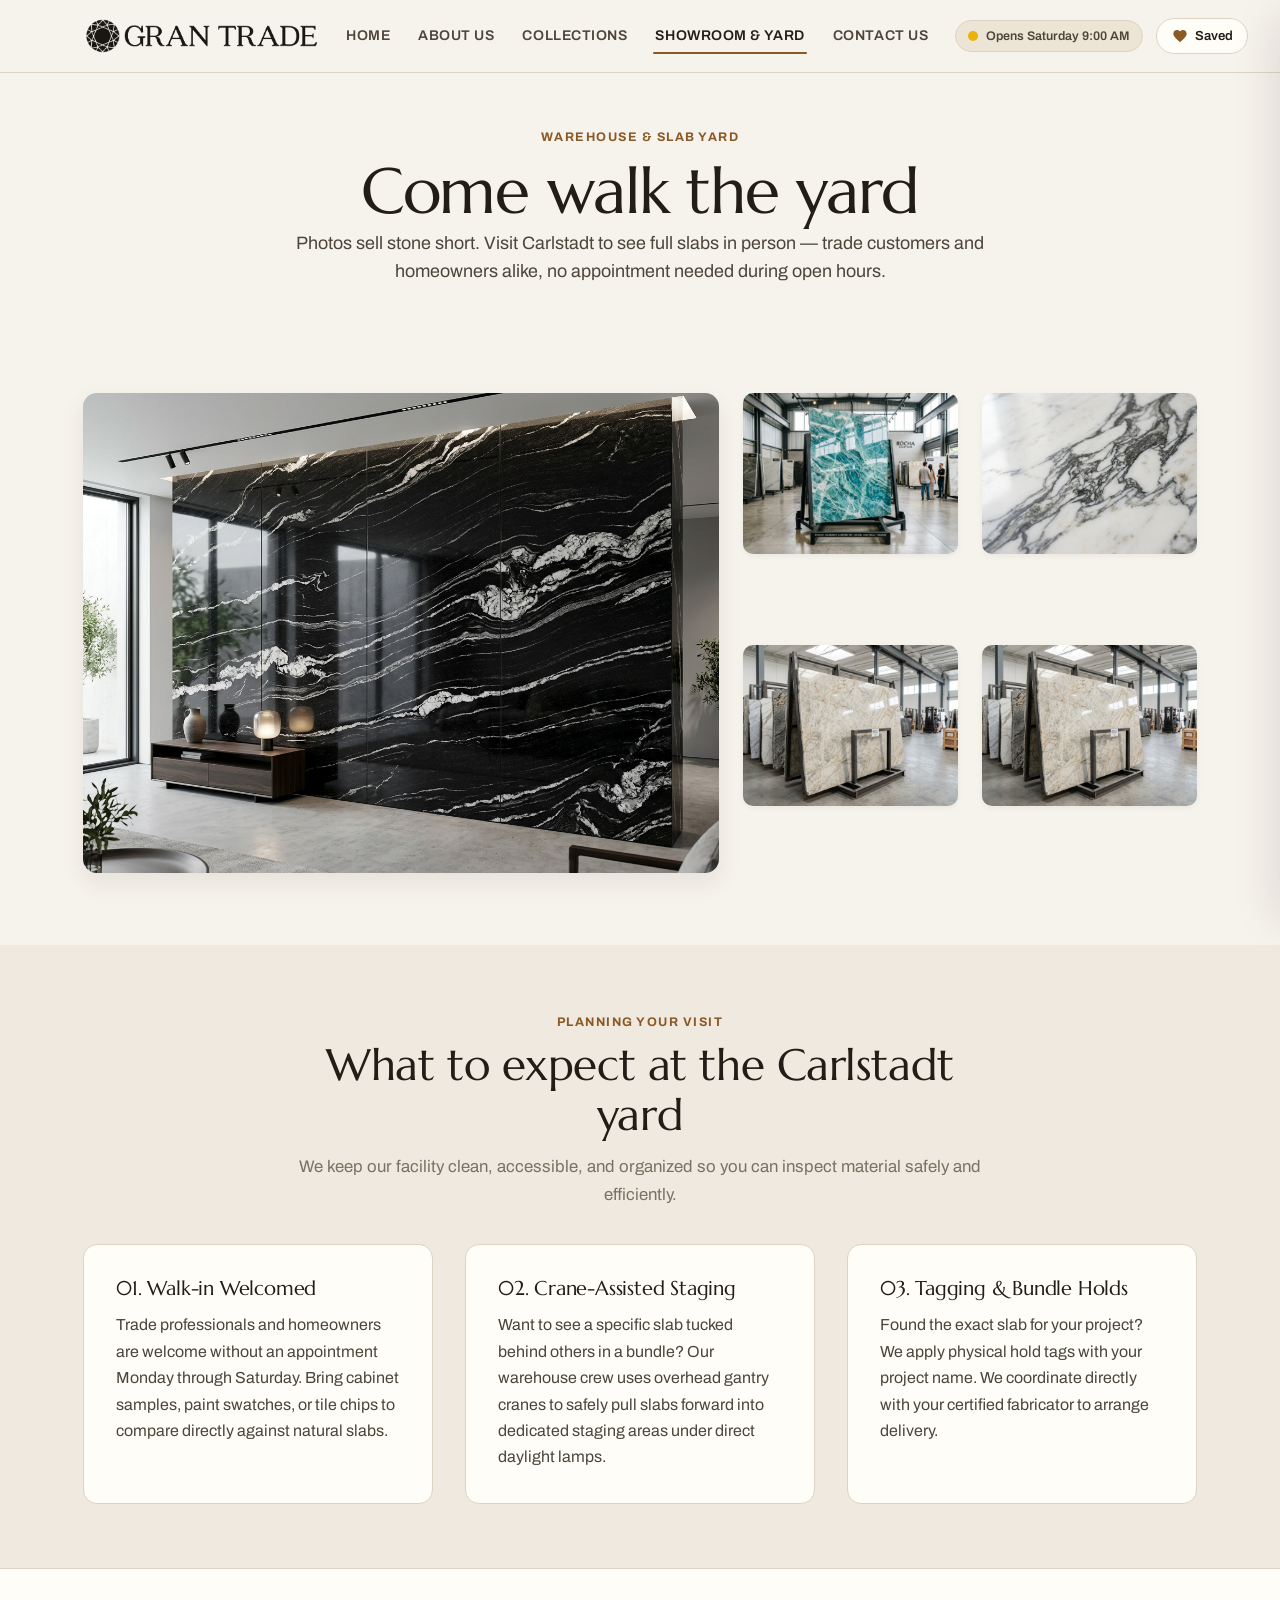
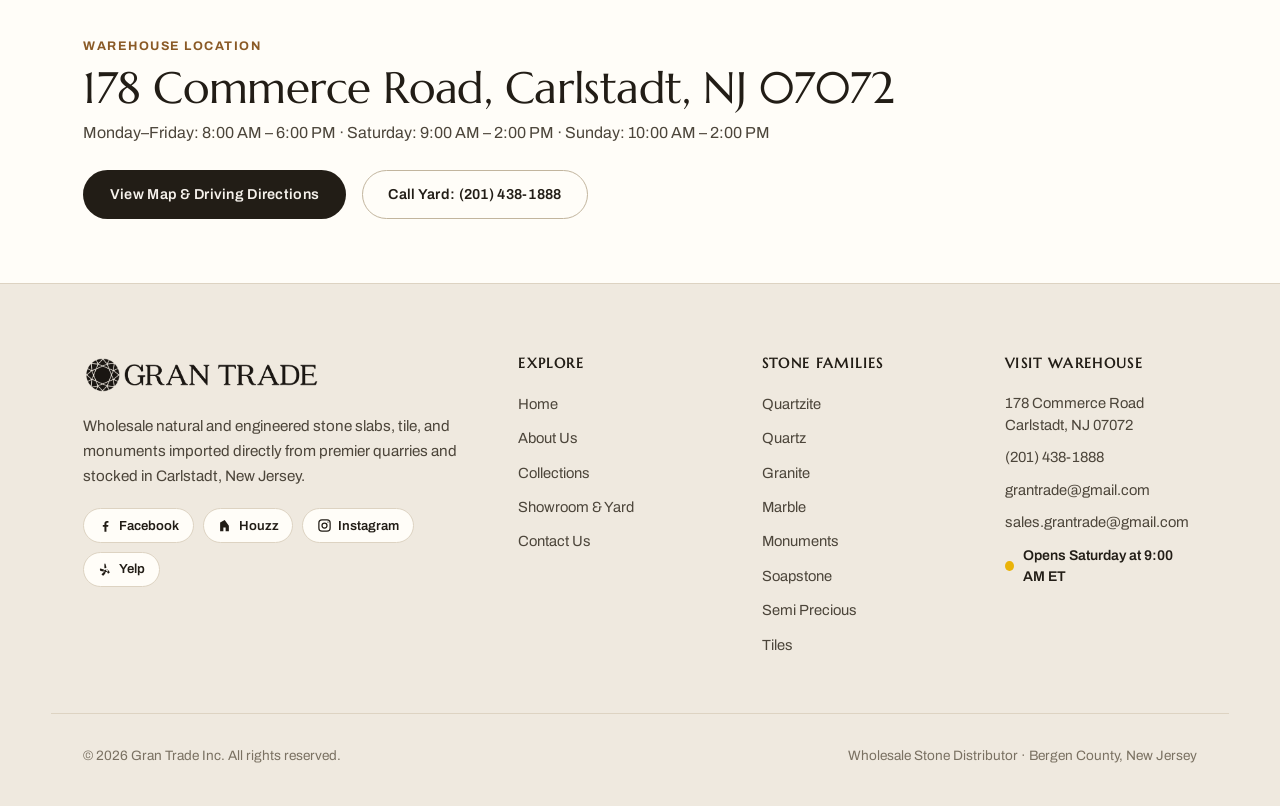
<file: showroom.html>
<!DOCTYPE html>
<html lang="en">

<head>
  <meta charset="utf-8" />
  <meta name="viewport" content="width=device-width, initial-scale=1, viewport-fit=cover" />
  <meta name="color-scheme" content="light dark" />
  <script>if ("scrollRestoration" in history) history.scrollRestoration = "manual";</script>
  <title>Showroom & Slab Yard | Gran Trade Inc. · Carlstadt, NJ</title>
  <meta name="description"
    content="Visit our Carlstadt, NJ stone warehouse and slab display. Walk the yard to view full upright slabs in person. Trade customers and homeowners welcome." />
  <link rel="icon" href="assets/images/logo-icon.svg" type="image/svg+xml" />
  <link rel="icon" href="assets/images/logo.png" type="image/png" />
  <link rel="canonical" href="https://grantradeinc.com/showroom.html" />

  <!-- Open Graph / Social -->
  <meta property="og:site_name" content="Gran Trade Inc." />
  <meta property="og:type" content="website" />
  <meta property="og:url" content="https://grantradeinc.com/showroom.html" />
  <meta property="og:title" content="Showroom & Slab Yard | Gran Trade Inc. · Carlstadt, NJ" />
  <meta property="og:description"
    content="Visit our Carlstadt, NJ stone warehouse and slab display. Walk the yard to view full upright slabs in person. Trade customers and homeowners welcome." />
  <meta property="og:image" content="https://grantradeinc.com/assets/images/aquamarine-slab-1.jpg" />
  <meta name="twitter:card" content="summary_large_image" />
  <meta name="twitter:title" content="Showroom & Slab Yard | Gran Trade Inc. · Carlstadt, NJ" />
  <meta name="twitter:description"
    content="Visit our Carlstadt, NJ stone warehouse and slab display. Walk the yard to view full upright slabs in person. Trade customers and homeowners welcome." />
  <meta name="twitter:image" content="https://grantradeinc.com/assets/images/aquamarine-slab-1.jpg" />

  <!-- Typography -->
  <link rel="preconnect" href="https://fonts.googleapis.com" />
  <link rel="preconnect" href="https://fonts.gstatic.com" crossorigin />
  <link
    href="https://fonts.googleapis.com/css2?family=Marcellus&family=Archivo:ital,wght@0,400;0,500;0,600;0,700;1,400&display=swap"
    rel="stylesheet" />

  <!-- CSS Split 5 Ways -->
  <link rel="stylesheet" href="css/base.css?v=20261110l" />
  <link rel="stylesheet" href="css/layout.css?v=20261110l" />
  <link rel="stylesheet" href="css/components.css?v=20261110l" />
  <link rel="stylesheet" href="css/pages.css?v=20261110l" />
  <link rel="stylesheet" href="css/responsive.css?v=20261110l" />
</head>

<body>

  <!-- ================= SITE HEADER ================= -->
  <header class="site-header">
    <div class="container-wide header-inner">
      <a href="index.html" class="wordmark" aria-label="Gran Trade Inc. Home">
        <picture>
          <source srcset="assets/images/logo-white.png" media="(prefers-color-scheme: dark)" />
          <img src="assets/images/logo.png" alt="Gran Trade Inc." class="wordmark-logo"
            style="height:38px; width:auto; display:block;" />
        </picture>
      </a>

      <nav id="mainNav" class="main-nav" aria-label="Main Navigation">
        <ul class="nav-links">
          <li><a href="index.html" class="nav-link">Home</a></li>
          <li><a href="about.html" class="nav-link">About Us</a></li>
          <li><a href="collections.html" class="nav-link">Collections</a></li>
          <li><a href="showroom.html" class="nav-link active">Showroom & Yard</a></li>
          <li><a href="contact.html" class="nav-link">Contact Us</a></li>
        </ul>
      </nav>

      <div class="header-actions">
        <div class="yard-status-header">
          <span class="open-dot"></span>
          <span id="headerYardStatus">Checking yard hours...</span>
        </div>

        <button id="favOpen" class="fav-trigger" type="button" aria-label="Open saved favorite slabs drawer">
          <svg style="width:16px; height:16px; color:var(--accent);" fill="currentColor" viewBox="0 0 24 24">
            <path
              d="M12 21.35l-1.45-1.32C5.4 15.36 2 12.28 2 8.5 2 5.42 4.42 3 7.5 3c1.74 0 3.41.81 4.5 2.09C13.09 3.81 14.76 3 16.5 3 19.58 3 22 5.42 22 8.5c0 3.78-3.4 6.86-8.55 11.54L12 21.35z" />
          </svg>
          <span>Saved</span>
          <span id="favCount" class="fav-badge" style="display:none;">0</span>
        </button>

        <button id="menuBtn" class="menu-toggle" type="button" aria-label="Toggle navigation menu"
          aria-expanded="false">
          <svg fill="none" stroke="currentColor" stroke-width="2" viewBox="0 0 24 24">
            <path stroke-linecap="round" stroke-linejoin="round" d="M3.75 6.75h16.5M3.75 12h16.5m-16.5 5.25h16.5" />
          </svg>
        </button>
      </div>
    </div>
  </header>

  <!-- ================= SHOWROOM HERO & INTRO ================= -->
  <main id="mainContent">
    <div class="container section-tight showroom-intro">
      <span class="eyebrow">Warehouse & Slab Yard</span>
      <h1>Come walk the yard</h1>
      <p class="lead">
        Photos sell stone short. Visit Carlstadt to see full slabs in person — trade customers and homeowners alike, no
        appointment needed during open hours.
      </p>
    </div>

    <!-- ================= PHOTO GALLERY ================= -->
    <div class="container">
      <div class="showroom-gallery">
        <div class="gallery-tall">
          <img src="assets/images/stone-types/granite.jpg"
            alt="Overhead crane and upright stone slab racks inside Carlstadt warehouse" loading="eager"
            onerror="this.onerror=null; this.src='assets/images/aquamarine-slab-1.jpg';" />
        </div>

        <div class="gallery-stack">
          <div class="gallery-item">
            <img src="assets/images/aquamarine-slab-1.jpg" alt="Exotic Aquamarine quartzite feature slab" loading="lazy"
              onerror="this.onerror=null; this.src='assets/images/stone-types/quartzite.jpg';" />
          </div>
          <div class="gallery-item">
            <img src="assets/images/stone-types/marble.jpg" alt="Fine Italian marble slabs lined up in display row"
              loading="lazy" onerror="this.onerror=null; this.src='assets/images/stone-types/marble.jpg';" />
          </div>
          <div class="gallery-item">
            <img src="assets/images/aquamarine-slab-2.jpg"
              alt="Finished architectural installation with bookmatched natural stone" loading="lazy"
              onerror="this.onerror=null; this.src='assets/images/stone-types/granite.jpg';" />
          </div>
          <div class="gallery-item">
            <img src="assets/images/stone-types/quartzite.jpg" alt="Exotic quartzite bundles lined up for inspection"
              loading="lazy" onerror="this.onerror=null; this.src='assets/images/stone-types/quartzite.jpg';" />
          </div>
        </div>
      </div>
    </div>

    <!-- ================= VISITOR'S GUIDE (3 PILLARS) ================= -->
    <section class="section section-alt">
      <div class="container">
        <div class="section-head center">
          <span class="eyebrow">Planning Your Visit</span>
          <h2>What to expect at the Carlstadt yard</h2>
          <p>We keep our facility clean, accessible, and organized so you can inspect material safely and efficiently.
          </p>
        </div>

        <div class="yard-guide-grid">
          <div class="yard-guide-card">
            <h3>01. Walk-in Welcomed</h3>
            <p>Trade professionals and homeowners are welcome without an appointment Monday through Saturday. Bring
              cabinet samples, paint swatches, or tile chips to compare directly against natural slabs.</p>
          </div>

          <div class="yard-guide-card">
            <h3>02. Crane-Assisted Staging</h3>
            <p>Want to see a specific slab tucked behind others in a bundle? Our warehouse crew uses overhead gantry
              cranes to safely pull slabs forward into dedicated staging areas under direct daylight lamps.</p>
          </div>

          <div class="yard-guide-card">
            <h3>03. Tagging & Bundle Holds</h3>
            <p>Found the exact slab for your project? We apply physical hold tags with your project name. We coordinate
              directly with your certified fabricator to arrange delivery.</p>
          </div>
        </div>
      </div>
    </section>



    <!-- ================= LOCATION & YARD HOURS STRIP ================= -->
    <section class="section" style="background-color: var(--surface); border-top: 1px solid var(--line);">
      <div class="container yard-cta-bar">
        <div>
          <span class="eyebrow">Warehouse Location</span>
          <h2 style="margin-bottom:0.35rem;">178 Commerce Road, Carlstadt, NJ 07072</h2>
          <p>Monday–Friday: 8:00 AM – 6:00 PM · Saturday: 9:00 AM – 2:00 PM · Sunday: 10:00 AM – 2:00 PM</p>
        </div>
        <div class="yard-cta-actions">
          <a href="contact.html" class="btn btn-dark">View Map & Driving Directions</a>
          <a href="tel:2014381888" class="btn btn-secondary">Call Yard: (201) 438-1888</a>
        </div>
      </div>
    </section>
  </main>

  <!-- ================= FAVORITES DRAWER ================= -->
  <div id="scrim" class="scrim" aria-hidden="true"></div>
  <aside id="favDrawer" class="fav-drawer" aria-label="Saved slabs drawer" hidden>
    <div class="drawer-header">
      <h3>Saved Slabs</h3>
      <button id="favClose" class="drawer-close" type="button" aria-label="Close saved slabs drawer">&times;</button>
    </div>
    <div id="favBody" class="drawer-body"></div>
    <div class="drawer-footer">
      <a href="contact.html" class="btn btn-primary btn-block">Inquire About Saved Slabs</a>
    </div>
  </aside>

  <!-- ================= SITE FOOTER ================= -->
  <footer class="site-footer">
    <div class="container footer-grid">
      <div class="footer-brand">
        <picture>
          <source srcset="assets/images/logo-white.png" media="(prefers-color-scheme: dark)" />
          <img src="assets/images/logo.png" alt="Gran Trade Inc."
            style="height:38px; width:auto; margin-bottom:1.25rem; display:block;" />
        </picture>
        <p>Wholesale natural and engineered stone slabs, tile, and monuments imported directly from premier quarries and
          stocked in Carlstadt, New Jersey.</p>
      </div>

      <div class="footer-col">
        <h4>Explore</h4>
        <ul class="footer-links">
          <li><a href="index.html">Home</a></li>
          <li><a href="about.html">About Us</a></li>
          <li><a href="collections.html">Collections</a></li>
          <li><a href="showroom.html">Showroom & Yard</a></li>
          <li><a href="contact.html">Contact Us</a></li>
        </ul>
      </div>

      <div class="footer-col">
        <h4>Stone Families</h4>
        <ul class="footer-links">
          <li><a href="collections.html?category=quartzite">Quartzite</a></li>
          <li><a href="collections.html?category=quartz">Quartz</a></li>
          <li><a href="collections.html?category=granite">Granite</a></li>
          <li><a href="collections.html?category=marble">Marble</a></li>
          <li><a href="collections.html?category=monuments">Monuments</a></li>
          <li><a href="collections.html?category=soapstone">Soapstone</a></li>
          <li><a href="collections.html?category=semi">Semi Precious</a></li>
          <li><a href="collections.html?category=tile">Tiles</a></li>
        </ul>
      </div>

      <div class="footer-col">
        <h4>Visit Warehouse</h4>
        <div class="footer-contact-item">
          <span>178 Commerce Road<br />Carlstadt, NJ 07072</span>
        </div>
        <div class="footer-contact-item">
          <a href="tel:2014381888">(201) 438-1888</a>
        </div>
        <div class="footer-contact-item">
          <a href="mailto:grantrade@gmail.com">grantrade@gmail.com</a>
        </div>
        <div class="footer-contact-item">
          <a href="mailto:sales.grantrade@gmail.com">sales.grantrade@gmail.com</a>
        </div>
        <div style="margin-top:0.75rem;">
          <div class="open-indicator">
            <span class="open-dot"></span>
            <span class="open-text">Yard open today</span>
          </div>
        </div>
      </div>
    </div>

    <div class="container footer-bottom">
      <div>&copy; 2026 Gran Trade Inc. All rights reserved.</div>
      <div>Wholesale Stone Distributor · Bergen County, New Jersey</div>
    </div>
  </footer>

  <script src="js/nav.js?v=20261110l"></script>
  <script src="js/favorites.js?v=20261110l"></script>
</body>

</html>
</file>
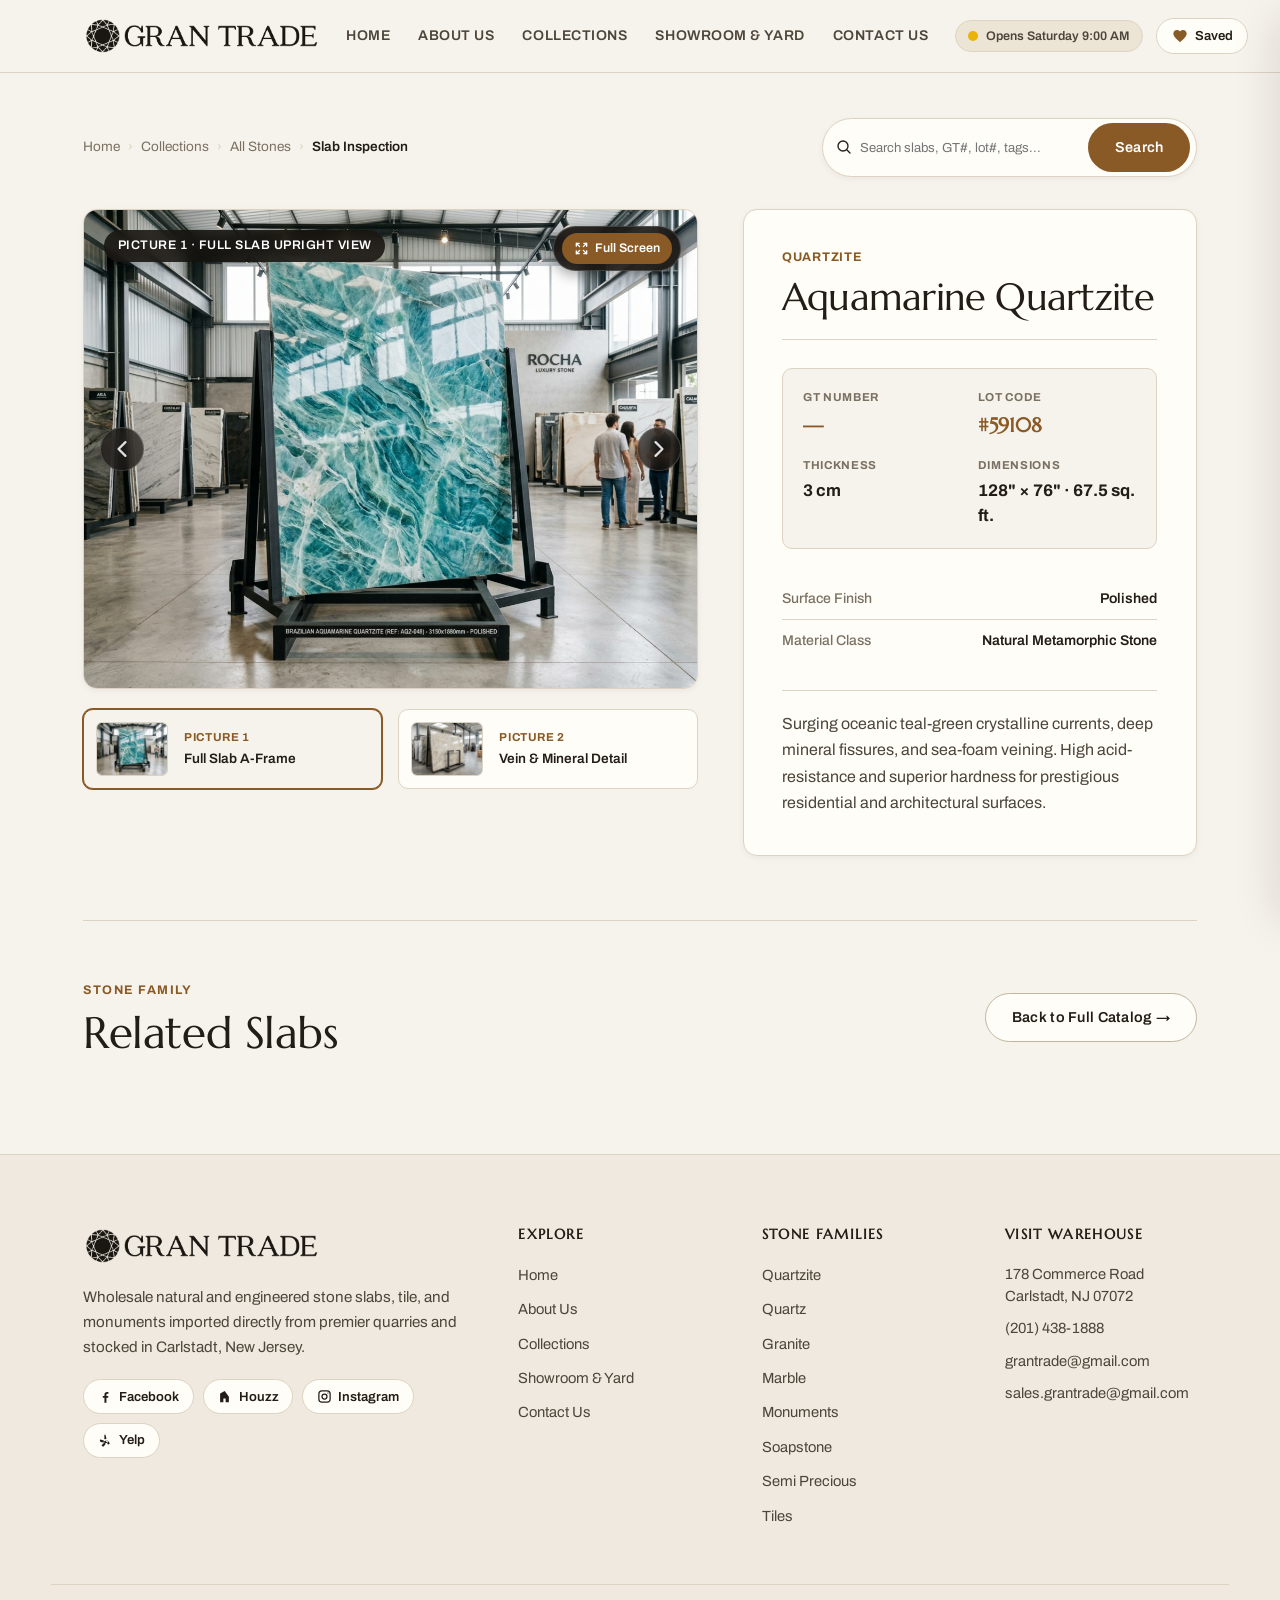
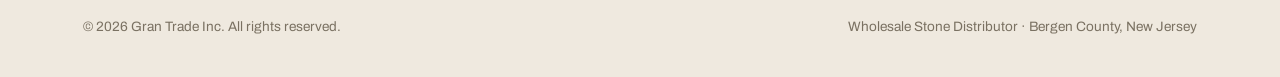
<file: slab.html>
<!DOCTYPE html>
<html lang="en">

<head>
  <meta charset="utf-8" />
  <meta name="viewport" content="width=device-width, initial-scale=1, viewport-fit=cover" />
  <meta name="color-scheme" content="light dark" />
  <script>if ("scrollRestoration" in history) history.scrollRestoration = "manual";</script>
  <title id="pageTitle">Slab Detail | Gran Trade Inc. · Carlstadt, NJ</title>
  <meta name="description" id="pageMetaDesc"
    content="Inspect full slab view, close-up mineral details, GT number, lot number, thickness, and dimensions for stone slabs in stock at Gran Trade Carlstadt warehouse." />
  <link rel="icon" href="assets/images/logo-icon.svg" type="image/svg+xml" />
  <link rel="icon" href="assets/images/logo.png" type="image/png" />
  <link rel="canonical" href="https://grantradeinc.com/slab.html" />

  <!-- Open Graph / Social (updated dynamically by slab-detail.js) -->
  <meta property="og:site_name" content="Gran Trade Inc." />
  <meta property="og:type" content="website" />
  <meta property="og:url" content="https://grantradeinc.com/slab.html" />
  <meta property="og:title" content="Slab Detail | Gran Trade Inc." />
  <meta property="og:description"
    content="Inspect full slab view, close-up mineral details, GT number, lot number, thickness, and dimensions for stone slabs in stock at Gran Trade Carlstadt warehouse." />
  <meta property="og:image" content="https://grantradeinc.com/assets/images/aquamarine-slab-1.jpg" />
  <meta name="twitter:card" content="summary_large_image" />

  <!-- Typography -->
  <link rel="preconnect" href="https://fonts.googleapis.com" />
  <link rel="preconnect" href="https://fonts.gstatic.com" crossorigin />
  <link
    href="https://fonts.googleapis.com/css2?family=Marcellus&family=Archivo:ital,wght@0,400;0,500;0,600;0,700;1,400&display=swap"
    rel="stylesheet" />

  <!-- CSS Split 5 Ways -->
  <link rel="stylesheet" href="css/base.css?v=20261110l" />
  <link rel="stylesheet" href="css/layout.css?v=20261110l" />
  <link rel="stylesheet" href="css/components.css?v=20261110l" />
  <link rel="stylesheet" href="css/pages.css?v=20261110l" />
  <link rel="stylesheet" href="css/responsive.css?v=20261110l" />

  <style>
    /* Slab Detail Page Specific Styles */
    .slab-detail-section {
      padding-top: clamp(2rem, 3.5vw, 3.5rem);
      padding-bottom: clamp(3.5rem, 5vw, 6rem);
    }

    .breadcrumbs {
      display: flex;
      align-items: center;
      flex-wrap: wrap;
      gap: 0.5rem;
      font-size: 0.85rem;
      color: var(--muted);
      margin-bottom: 2rem;
    }

    .breadcrumbs a {
      color: var(--muted);
      text-decoration: none;
      transition: color var(--transition-fast);
    }

    .breadcrumbs a:hover {
      color: var(--accent);
    }

    .breadcrumbs .crumb-sep {
      color: var(--line);
      user-select: none;
    }

    .breadcrumbs .crumb-current {
      color: var(--ink);
      font-weight: 600;
    }

    /* Main 2-Column Grid */
    .slab-hero-grid {
      display: grid;
      grid-template-columns: minmax(0, 1.15fr) minmax(0, 0.85fr);
      gap: clamp(2rem, 3.5vw, 3.5rem);
      align-items: start;
      margin-bottom: 4rem;
    }

    /* Left Column: Dual Picture Post Viewer */
    .slab-post-viewer {
      display: flex;
      flex-direction: column;
      gap: 1.25rem;
      min-width: 0;
      max-width: 100%;
    }

    /* Floating Zoom In, Zoom Out, Reset, and Fullscreen Controls on Picture */
    .stage-controls-overlay {
      position: absolute;
      top: 1rem;
      right: 1rem;
      display: inline-flex;
      align-items: center;
      gap: 0.35rem;
      background: rgba(22, 18, 14, 0.88);
      backdrop-filter: blur(10px);
      -webkit-backdrop-filter: blur(10px);
      padding: 0.35rem 0.5rem;
      border-radius: var(--radius-pill);
      border: 1px solid rgba(255, 255, 255, 0.16);
      box-shadow: 0 4px 14px rgba(0, 0, 0, 0.35);
      z-index: 10;
    }

    .stage-ctrl-btn {
      background: transparent;
      border: none;
      color: #ffffff;
      font-family: inherit;
      font-size: 0.78rem;
      font-weight: 600;
      padding: 0.4rem 0.75rem;
      border-radius: var(--radius-pill);
      cursor: pointer;
      display: inline-flex;
      align-items: center;
      gap: 0.35rem;
      transition: all var(--transition-fast);
      user-select: none;
      white-space: nowrap;
    }

    .stage-ctrl-btn * {
      pointer-events: none;
    }

    .stage-ctrl-btn:hover {
      background: rgba(255, 255, 255, 0.2);
      color: #ffffff;
    }

    .stage-ctrl-btn.highlight {
      background: var(--accent);
      color: #ffffff;
    }

    .stage-ctrl-btn.highlight:hover {
      background: #c99718;
    }

    .stage-ctrl-btn:disabled {
      opacity: 0.4;
      cursor: not-allowed;
    }

    /* Picture Nav Arrows on Stage (Prev / Next) */
    .stage-nav-arrow {
      position: absolute;
      top: 50%;
      transform: translateY(-50%);
      width: 44px;
      height: 44px;
      border-radius: 50%;
      background: rgba(22, 18, 14, 0.8);
      border: 1px solid rgba(255, 255, 255, 0.2);
      color: #ffffff;
      display: flex;
      align-items: center;
      justify-content: center;
      cursor: pointer;
      z-index: 9;
      backdrop-filter: blur(6px);
      transition: all var(--transition-fast);
      opacity: 0.85;
    }

    .stage-nav-arrow:hover {
      background: var(--accent);
      border-color: var(--accent);
      opacity: 1;
      transform: translateY(-50%) scale(1.08);
    }

    .stage-prev {
      left: 1rem;
    }

    .stage-next {
      right: 1rem;
    }

    /* Dual Pictures Stage */
    .post-stage {
      position: relative;
      background-color: var(--surface);
      border: 1px solid var(--line);
      border-radius: var(--radius-lg);
      overflow: hidden;
      box-shadow: var(--shadow-sm);
      min-height: 480px;
      display: flex;
      align-items: center;
      justify-content: center;
    }

    /* Single view stage with interactive Zoom & Pan */
    .stage-single {
      width: 100%;
      height: 100%;
      position: relative;
      aspect-ratio: 16 / 11;
      max-height: 560px;
      overflow: hidden;
      cursor: pointer;
      user-select: none;
      -webkit-user-select: none;
      touch-action: pan-y;
    }

    .stage-single.is-zoomed {
      cursor: grab;
      touch-action: none;
    }

    .stage-single.grabbing {
      cursor: grabbing !important;
    }

    .stage-single img {
      width: 100%;
      height: 100%;
      object-fit: cover;
      display: block;
      transform-origin: center center;
      transition: transform 0.25s cubic-bezier(0.16, 1, 0.3, 1);
      pointer-events: none;
      will-change: transform;
    }

    /* Fullscreen state (Native API + Universal Fallback) */
    .post-stage:fullscreen,
    .post-stage:-webkit-full-screen,
    .post-stage.is-fallback-fullscreen {
      position: fixed !important;
      top: 0 !important;
      left: 0 !important;
      right: 0 !important;
      bottom: 0 !important;
      width: 100vw !important;
      height: 100vh !important;
      max-height: 100vh !important;
      border-radius: 0 !important;
      border: none !important;
      background-color: #0b0908 !important;
      display: flex !important;
      align-items: center !important;
      justify-content: center !important;
      z-index: 999999 !important;
      margin: 0 !important;
    }

    .post-stage:fullscreen img,
    .post-stage:-webkit-full-screen img,
    .post-stage.is-fallback-fullscreen img {
      max-width: 96vw;
      max-height: 92vh;
      object-fit: contain;
    }

    .post-stage:fullscreen .stage-controls-overlay,
    .post-stage:-webkit-full-screen .stage-controls-overlay,
    .post-stage.is-fallback-fullscreen .stage-controls-overlay {
      top: 1.5rem;
      right: 1.5rem;
      z-index: 1000000;
    }

    .post-stage:fullscreen .stage-tag,
    .post-stage:-webkit-full-screen .stage-tag,
    .post-stage.is-fallback-fullscreen .stage-tag {
      top: 1.5rem;
      left: 1.5rem;
      z-index: 1000000;
    }

    .post-stage:fullscreen .stage-nav-arrow,
    .post-stage:-webkit-full-screen .stage-nav-arrow,
    .post-stage.is-fallback-fullscreen .stage-nav-arrow {
      z-index: 1000000;
    }

    .stage-tag {
      position: absolute;
      top: 1.25rem;
      left: 1.25rem;
      background-color: rgba(22, 18, 14, 0.85);
      color: #ffffff;
      padding: 0.4rem 0.85rem;
      border-radius: var(--radius-pill);
      font-size: 0.78rem;
      font-weight: 600;
      letter-spacing: 0.04em;
      text-transform: uppercase;
      backdrop-filter: blur(8px);
      z-index: 2;
    }

    /* Side by side dual pictures layout */
    .stage-dual {
      display: none;
      grid-template-columns: 1fr 1fr;
      gap: 0.75rem;
      width: 100%;
      padding: 0.75rem;
      box-sizing: border-box;
    }

    .stage-dual .dual-card {
      position: relative;
      border-radius: var(--radius-md);
      overflow: hidden;
      aspect-ratio: 4 / 3;
      background-color: var(--bg);
      border: 1px solid var(--line);
    }

    .stage-dual .dual-card img {
      width: 100%;
      height: 100%;
      object-fit: cover;
      display: block;
      transition: transform 0.3s ease;
    }

    .stage-dual .dual-card:hover img {
      transform: scale(1.03);
    }

    /* Thumbnails strip for the 2 pictures */
    .post-thumbs {
      display: grid;
      grid-template-columns: 1fr 1fr;
      gap: 1rem;
    }

    .thumb-btn {
      display: flex;
      align-items: center;
      gap: 1rem;
      padding: 0.75rem;
      background-color: var(--surface);
      border: 1px solid var(--line);
      border-radius: var(--radius-md);
      cursor: pointer;
      text-align: left;
      font-family: inherit;
      transition: all var(--transition-fast);
    }

    .thumb-btn:hover {
      border-color: var(--accent);
    }

    .thumb-btn.active {
      border-color: var(--accent);
      box-shadow: 0 0 0 1px var(--accent);
      background-color: var(--bg);
    }

    .thumb-btn img {
      width: 72px;
      height: 54px;
      object-fit: cover;
      border-radius: var(--radius-sm);
      border: 1px solid var(--line);
      flex-shrink: 0;
    }

    .thumb-info {
      display: flex;
      flex-direction: column;
      gap: 0.2rem;
    }

    .thumb-num {
      font-size: 0.72rem;
      font-weight: 700;
      text-transform: uppercase;
      letter-spacing: 0.05em;
      color: var(--accent);
    }

    .thumb-label {
      font-size: 0.85rem;
      font-weight: 600;
      color: var(--ink);
    }

    /* Right Column: Slab Specifications & Ordering Card */
    .slab-details-card {
      background-color: var(--surface);
      border: 1px solid var(--line);
      border-radius: var(--radius-lg);
      padding: clamp(1.75rem, 3vw, 2.5rem);
      box-shadow: var(--shadow-sm);
      display: flex;
      flex-direction: column;
      gap: 1.75rem;
      min-width: 0;
      max-width: 100%;
    }

    .slab-header-block {
      border-bottom: 1px solid var(--line);
      padding-bottom: 1.25rem;
    }

    .slab-eyebrow-row {
      display: flex;
      align-items: center;
      justify-content: space-between;
      gap: 1rem;
      margin-bottom: 0.5rem;
    }

    .slab-cat-badge {
      font-size: 0.78rem;
      font-weight: 700;
      text-transform: uppercase;
      letter-spacing: 0.06em;
      color: var(--accent);
    }

    .slab-stock-status {
      display: inline-flex;
      align-items: center;
      gap: 0.4rem;
      font-size: 0.78rem;
      font-weight: 600;
      color: #2b7a4b;
      background-color: rgba(43, 122, 75, 0.1);
      padding: 0.25rem 0.65rem;
      border-radius: var(--radius-pill);
    }

    .slab-stock-dot {
      width: 7px;
      height: 7px;
      border-radius: 50%;
      background-color: #2b7a4b;
    }

    .slab-title {
      font-family: var(--font-serif);
      font-size: clamp(2rem, 3vw, 2.5rem);
      line-height: 1.15;
      color: var(--ink);
      margin: 0;
    }

    /* PRIMARY SPECS GRID (GT#, Lot#, Thickness, Size) */
    .specs-callout-grid {
      display: grid;
      grid-template-columns: 1fr 1fr;
      gap: 1rem;
      background-color: var(--bg);
      border: 1px solid var(--line);
      border-radius: var(--radius-md);
      padding: 1.25rem;
    }

    .spec-block {
      display: flex;
      flex-direction: column;
      gap: 0.25rem;
    }

    .spec-block .label {
      font-size: 0.72rem;
      font-weight: 700;
      text-transform: uppercase;
      letter-spacing: 0.06em;
      color: var(--muted);
    }

    .spec-block .value {
      font-size: 1.05rem;
      font-weight: 700;
      color: var(--ink);
      font-feature-settings: "tnum";
      overflow-wrap: anywhere;
    }

    .spec-block .value.highlight {
      color: var(--accent);
      font-family: var(--font-serif);
      font-size: 1.25rem;
    }

    /* Secondary Specs List */
    .specs-list-table {
      width: 100%;
      border-collapse: collapse;
      font-size: 0.88rem;
    }

    .specs-list-table tr {
      border-bottom: 1px solid var(--line);
    }

    .specs-list-table tr:last-child {
      border-bottom: none;
    }

    .specs-list-table th {
      text-align: left;
      padding: 0.65rem 0.5rem 0.65rem 0;
      color: var(--muted);
      font-weight: 500;
      width: 42%;
    }

    .specs-list-table td {
      padding: 0.65rem 0;
      color: var(--ink);
      font-weight: 600;
      text-align: right;
      overflow-wrap: anywhere;
    }

    /* Description paragraph */
    .slab-desc-text {
      font-size: 0.95rem;
      line-height: 1.6;
      color: var(--ink-2);
      border-top: 1px solid var(--line);
      padding-top: 1.25rem;
    }

    /* Actions Bar */
    .slab-actions {
      display: flex;
      flex-direction: column;
      gap: 0.75rem;
      padding-top: 0.5rem;
    }

    .action-btn-row {
      display: flex;
      gap: 0.75rem;
    }

    .warehouse-direct-note {
      display: flex;
      align-items: center;
      gap: 0.75rem;
      background-color: var(--bg);
      border: 1px solid var(--line);
      border-radius: var(--radius-md);
      padding: 0.85rem 1rem;
      font-size: 0.82rem;
      color: var(--muted);
    }

    .warehouse-direct-note strong {
      color: var(--ink);
    }

    /* Related Slabs Section */
    .related-section {
      margin-top: 4rem;
      padding-top: 3.5rem;
      border-top: 1px solid var(--line);
    }

    .related-head {
      display: flex;
      align-items: center;
      justify-content: space-between;
      flex-wrap: wrap;
      gap: 1rem;
      margin-bottom: 2rem;
    }

    @media (max-width: 960px) {
      .slab-hero-grid {
        grid-template-columns: minmax(0, 1fr);
        gap: 1.5rem;
        margin-bottom: 2.5rem;
      }

      .post-stage {
        min-height: 320px;
      }
    }

    @media (max-width: 768px) {
      .breadcrumbs {
        gap: 0.1rem 0.35rem;
        font-size: 0.82rem;
      }

      .breadcrumbs a {
        min-height: 44px;
        min-width: 44px;
        display: inline-flex;
        align-items: center;
        padding: 0.15rem 0.1rem;
      }

      .stage-tag {
        top: 0.75rem;
        left: 0.75rem;
        max-width: calc(100% - 1.5rem);
        font-size: 0.7rem;
        padding: 0.32rem 0.7rem;
      }

      .stage-controls-overlay {
        top: auto;
        bottom: 0.75rem;
        left: 50%;
        right: auto;
        transform: translateX(-50%);
        max-width: calc(100% - 1.5rem);
        justify-content: center;
      }

      .stage-ctrl-btn {
        min-height: 40px;
        padding: 0.4rem 0.65rem;
      }
    }

    @media (max-width: 640px) {
      .slab-detail-section {
        padding-top: 1.25rem;
        padding-bottom: 2.75rem;
      }

      .post-stage {
        min-height: 240px;
      }

      .stage-single {
        aspect-ratio: 4 / 3;
        max-height: 420px;
      }

      .slab-search-bar-wrap {
        width: 100%;
        margin-left: 0;
      }

      .slab-search-form {
        width: 100%;
        min-height: 46px;
      }

      .slab-search-form input {
        width: 100%;
        flex: 1;
        min-width: 0;
        font-size: 16px;
      }

      .slab-search-form .btn {
        min-height: 40px;
      }

      .slab-details-card {
        padding: 1.25rem;
        gap: 1.25rem;
      }

      .specs-callout-grid {
        grid-template-columns: repeat(2, minmax(0, 1fr));
        gap: 0.85rem;
        padding: 1rem;
      }

      .post-thumbs {
        grid-template-columns: repeat(2, minmax(0, 1fr));
        gap: 0.6rem;
      }

      .thumb-btn {
        flex-direction: column;
        align-items: flex-start;
        gap: 0.45rem;
        padding: 0.5rem;
        min-width: 0;
        min-height: 44px;
      }

      .thumb-btn img {
        width: 100%;
        height: 68px;
      }

      .action-btn-row {
        flex-direction: column;
      }

      .related-head .btn {
        width: 100%;
      }
    }

    @media (max-width: 340px) {
      .specs-callout-grid {
        grid-template-columns: minmax(0, 1fr);
      }
    }

    @media (max-width: 520px) {

      #zoomInBtn span,
      #zoomOutBtn span,
      #fsText {
        display: none;
      }

      .stage-ctrl-btn {
        min-width: 40px;
        min-height: 40px;
        padding: 0.4rem 0.55rem;
        justify-content: center;
      }

      .stage-nav-arrow {
        width: 40px;
        height: 40px;
      }

      .stage-prev {
        left: 0.5rem;
      }

      .stage-next {
        right: 0.5rem;
      }
    }
  </style>
</head>

<body>

  <!-- ================= SITE HEADER ================= -->
  <header class="site-header">
    <div class="container-wide header-inner">
      <a href="index.html" class="wordmark" aria-label="Gran Trade Inc. Home">
        <picture>
          <source srcset="assets/images/logo-white.png" media="(prefers-color-scheme: dark)" />
          <img src="assets/images/logo.png" alt="Gran Trade Inc." class="wordmark-logo"
            style="height:38px; width:auto; display:block;" />
        </picture>
      </a>

      <nav id="mainNav" class="main-nav" aria-label="Main Navigation">
        <ul class="nav-links">
          <li><a href="index.html" class="nav-link">Home</a></li>
          <li><a href="about.html" class="nav-link">About Us</a></li>
          <li><a href="collections.html" class="nav-link active">Collections</a></li>
          <li><a href="showroom.html" class="nav-link">Showroom & Yard</a></li>
          <li><a href="contact.html" class="nav-link">Contact Us</a></li>
        </ul>
      </nav>

      <div class="header-actions">
        <div class="yard-status-header">
          <span class="open-dot"></span>
          <span id="headerYardStatus">Checking yard hours...</span>
        </div>

        <button id="favOpen" class="fav-trigger" type="button" aria-label="Open saved favorite slabs drawer">
          <svg style="width:16px; height:16px; color:var(--accent);" fill="currentColor" viewBox="0 0 24 24">
            <path
              d="M12 21.35l-1.45-1.32C5.4 15.36 2 12.28 2 8.5 2 5.42 4.42 3 7.5 3c1.74 0 3.41.81 4.5 2.09C13.09 3.81 14.76 3 16.5 3 19.58 3 22 5.42 22 8.5c0 3.78-3.4 6.86-8.55 11.54L12 21.35z" />
          </svg>
          <span>Saved</span>
          <span id="favCount" class="fav-badge" style="display:none;">0</span>
        </button>

        <button id="menuBtn" class="menu-toggle" type="button" aria-label="Toggle navigation menu"
          aria-expanded="false">
          <svg fill="none" stroke="currentColor" stroke-width="2" viewBox="0 0 24 24">
            <path stroke-linecap="round" stroke-linejoin="round" d="M3.75 6.75h16.5M3.75 12h16.5m-16.5 5.25h16.5" />
          </svg>
        </button>
      </div>
    </div>
  </header>

  <!-- ================= MAIN SLAB DETAIL CONTENT ================= -->
  <main id="mainContent" class="slab-detail-section">
    <div class="container">

      <!-- Breadcrumbs & Quick Search Bar -->
      <div
        style="display:flex; align-items:center; justify-content:space-between; flex-wrap:wrap; gap:1rem; margin-bottom:2rem;">
        <nav class="breadcrumbs" aria-label="Breadcrumb Navigation" style="margin-bottom:0;">
          <a href="index.html">Home</a>
          <span class="crumb-sep">&rsaquo;</span>
          <a href="collections.html">Collections</a>
          <span class="crumb-sep">&rsaquo;</span>
          <a href="collections.html" id="crumbCategory">All Stones</a>
          <span class="crumb-sep">&rsaquo;</span>
          <span class="crumb-current" id="crumbStoneName">Slab Inspection</span>
        </nav>

        <div class="slab-search-bar-wrap">
          <form class="slab-search-form" action="collections.html" method="get">
            <svg width="16" height="16" fill="none" stroke="currentColor" stroke-width="2" viewBox="0 0 24 24">
              <path stroke-linecap="round" stroke-linejoin="round"
                d="M21 21l-5.197-5.197m0 0A7.5 7.5 0 105.196 5.196a7.5 7.5 0 0010.607 10.607z" />
            </svg>
            <input type="search" name="q" placeholder="Search slabs, GT#, lot#, tags..." aria-label="Search catalog"
              autocomplete="off" />
            <button type="submit" class="btn btn-sm btn-primary">Search</button>
          </form>
        </div>
      </div>

      <!-- Main 2-Column Hero Grid -->
      <div class="slab-hero-grid">

        <!-- Left: 2 Pictures In Post -->
        <div class="slab-post-viewer">

          <!-- Main Stage Single View with Fullscreen and Image Navigation -->
          <div id="mainStageSingle" class="post-stage stage-single" title="Double-click or tap for full screen view">
            <span id="stageTag" class="stage-tag">Picture 1 · Full Slab Upright View</span>

            <!-- Full Screen Floating Control on the Picture -->
            <div class="stage-controls-overlay" role="toolbar" aria-label="Fullscreen Controls">
              <button id="fullscreenBtn" class="stage-ctrl-btn highlight" type="button"
                title="Full Screen View (Esc to exit)" aria-label="Toggle full screen">
                <svg id="fsIconExpand" width="15" height="15" fill="none" stroke="currentColor" stroke-width="2.2"
                  viewBox="0 0 24 24">
                  <path stroke-linecap="round" stroke-linejoin="round"
                    d="M3.75 3.75v4.5m0-4.5h4.5m-4.5 0L9 9M3.75 20.25v-4.5m0 4.5h4.5m-4.5 0L9 15M20.25 3.75h-4.5m4.5 0v4.5m0-4.5L15 9m5.25 11.25h-4.5m4.5 0v-4.5m0 4.5L15 15" />
                </svg>
                <svg id="fsIconCompress" width="15" height="15" fill="none" stroke="currentColor" stroke-width="2.2"
                  viewBox="0 0 24 24" style="display:none;">
                  <path stroke-linecap="round" stroke-linejoin="round"
                    d="M9 9V4.5M9 9H4.5M9 9L3.75 3.75M9 15v4.5M9 15H4.5M9 15l-5.25 5.25M15 9h4.5M15 9V4.5M15 9l5.25-5.25M15 15h4.5M15 15v4.5m0-4.5l5.25 5.25" />
                </svg>
                <span id="fsText">Full Screen</span>
              </button>
            </div>

            <!-- Previous / Next picture arrows -->
            <button id="stagePrevBtn" class="stage-nav-arrow stage-prev" type="button"
              title="Previous Picture (Full Slab / Vein Detail)" aria-label="Previous picture">
              <svg width="22" height="22" fill="none" stroke="currentColor" stroke-width="2.5" viewBox="0 0 24 24">
                <path stroke-linecap="round" stroke-linejoin="round" d="M15.75 19.5L8.25 12l7.5-7.5" />
              </svg>
            </button>
            <button id="stageNextBtn" class="stage-nav-arrow stage-next" type="button"
              title="Next Picture (Full Slab / Vein Detail)" aria-label="Next picture">
              <svg width="22" height="22" fill="none" stroke="currentColor" stroke-width="2.5" viewBox="0 0 24 24">
                <path stroke-linecap="round" stroke-linejoin="round" d="M8.25 4.5l7.5 7.5-7.5 7.5" />
              </svg>
            </button>

            <!-- Image with zoom transform -->
            <img id="mainStageImg" src="assets/images/aquamarine-slab-1.jpg" alt="Aquamarine Quartzite Full Slab View"
              loading="eager" />
          </div>

          <!-- 2 Pictures Thumbnails Selector -->
          <div class="post-thumbs">
            <button id="thumb1" class="thumb-btn active" type="button">
              <img id="thumbImg1" src="assets/images/aquamarine-slab-1.jpg" alt="Picture 1 Thumbnail" loading="lazy" />
              <div class="thumb-info">
                <span class="thumb-num">Picture 1</span>
                <span class="thumb-label">Full Slab A-Frame</span>
              </div>
            </button>
            <button id="thumb2" class="thumb-btn" type="button">
              <img id="thumbImg2" src="assets/images/aquamarine-slab-2.jpg" alt="Picture 2 Thumbnail" loading="lazy" />
              <div class="thumb-info">
                <span class="thumb-num">Picture 2</span>
                <span class="thumb-label">Vein & Mineral Detail</span>
              </div>
            </button>
          </div>

        </div>

        <!-- Right: Slab Specifications & Wholesale Actions -->
        <div class="slab-details-card">

          <div class="slab-header-block">
            <div class="slab-eyebrow-row">
              <span id="slabCatBadge" class="slab-cat-badge">Quartzite</span>
            </div>
            <h1 id="slabName" class="slab-title">Aquamarine Quartzite</h1>
          </div>

          <!-- ================= CORE SLAB DETAILS (GT#, LOT#, THICKNESS, SIZE) ================= -->
          <div class="specs-callout-grid">
            <div class="spec-block">
              <span class="label">GT Number</span>
              <span id="specGtNumber" class="value highlight">&mdash;</span>
            </div>
            <div class="spec-block">
              <span class="label">Lot Code</span>
              <span id="specLotNumber" class="value highlight">#59108</span>
            </div>
            <div class="spec-block">
              <span class="label">Thickness</span>
              <span id="specThickness" class="value">3 cm</span>
            </div>
            <div class="spec-block">
              <span class="label">Dimensions</span>
              <span id="specSize" class="value">128" × 76" · 67.5 sq. ft.</span>
            </div>
          </div>

          <!-- Detailed Attributes Table -->
          <table class="specs-list-table">
            <tbody>
              <tr>
                <th>Surface Finish</th>
                <td id="specFinish">Polished</td>
              </tr>
              <tr>
                <th>Material Class</th>
                <td id="specType">Natural Metamorphic Stone</td>
              </tr>
            </tbody>
          </table>

          <!-- Narrative Description -->
          <div class="slab-desc-text">
            <p id="slabDesc">
              Surging oceanic teal-green crystalline currents, deep mineral fissures, and sea-foam veining. High
              acid-resistance and superior hardness for prestigious residential and architectural surfaces.
            </p>
          </div>
        </div>

      </div>

      <!-- ================= RELATED SLABS IN SAME STONE FAMILY ================= -->
      <section class="related-section">
        <div class="related-head">
          <div>
            <span class="eyebrow" id="relatedEyebrow">Stone Family</span>
            <h2 id="relatedTitle">Related Slabs</h2>
          </div>
          <a href="collections.html" class="btn btn-secondary">Back to Full Catalog &rarr;</a>
        </div>

        <div id="relatedGrid" class="slab-grid">
          <!-- Dynamically populated related cards -->
        </div>
      </section>

    </div>
  </main>

  <!-- ================= FAVORITES DRAWER ================= -->
  <div id="scrim" class="scrim" aria-hidden="true"></div>
  <aside id="favDrawer" class="fav-drawer" aria-label="Saved slabs drawer" hidden>
    <div class="drawer-header">
      <h3>Saved Slabs</h3>
      <button id="favClose" class="drawer-close" type="button" aria-label="Close saved slabs drawer">&times;</button>
    </div>
    <div id="favBody" class="drawer-body"></div>
    <div class="drawer-footer">
      <a href="contact.html" class="btn btn-primary btn-block">Inquire About Saved Slabs</a>
    </div>
  </aside>

  <!-- ================= SITE FOOTER ================= -->
  <footer class="site-footer">
    <div class="container footer-grid">
      <div class="footer-brand">
        <picture>
          <source srcset="assets/images/logo-white.png" media="(prefers-color-scheme: dark)" />
          <img src="assets/images/logo.png" alt="Gran Trade Inc."
            style="height:38px; width:auto; margin-bottom:1.25rem; display:block;" loading="lazy" />
        </picture>
        <p>Wholesale natural and engineered stone slabs, tile, and monuments imported directly from premier quarries and
          stocked in Carlstadt, New Jersey.</p>
      </div>

      <div class="footer-col">
        <h4>Explore</h4>
        <ul class="footer-links">
          <li><a href="index.html">Home</a></li>
          <li><a href="about.html">About Us</a></li>
          <li><a href="collections.html">Collections</a></li>
          <li><a href="showroom.html">Showroom & Yard</a></li>
          <li><a href="contact.html">Contact Us</a></li>
        </ul>
      </div>

      <div class="footer-col">
        <h4>Stone Families</h4>
        <ul class="footer-links">
          <li><a href="collections.html?category=quartzite">Quartzite</a></li>
          <li><a href="collections.html?category=quartz">Quartz</a></li>
          <li><a href="collections.html?category=granite">Granite</a></li>
          <li><a href="collections.html?category=marble">Marble</a></li>
          <li><a href="collections.html?category=monuments">Monuments</a></li>
          <li><a href="collections.html?category=soapstone">Soapstone</a></li>
          <li><a href="collections.html?category=semi">Semi Precious</a></li>
          <li><a href="collections.html?category=tile">Tiles</a></li>
        </ul>
      </div>

      <div class="footer-col">
        <h4>Visit Warehouse</h4>
        <div class="footer-contact-item">
          <span>178 Commerce Road<br />Carlstadt, NJ 07072</span>
        </div>
        <div class="footer-contact-item">
          <a href="tel:2014381888">(201) 438-1888</a>
        </div>
        <div class="footer-contact-item">
          <a href="mailto:grantrade@gmail.com">grantrade@gmail.com</a>
        </div>
        <div class="footer-contact-item">
          <a href="mailto:sales.grantrade@gmail.com">sales.grantrade@gmail.com</a>
        </div>
      </div>
    </div>

    <div class="container footer-bottom">
      <div>&copy; 2026 Gran Trade Inc. All rights reserved.</div>
      <div>Wholesale Stone Distributor · Bergen County, New Jersey</div>
    </div>
  </footer>

  <!-- Scripts -->
  <script src="js/stone-catalog-data.js?v=20261110l"></script>
  <script src="js/wp-compat.js?v=20261110l"></script>
  <script src="js/nav.js?v=20261110l"></script>
  <script src="js/favorites.js?v=20261110l"></script>
  <script src="js/slab-detail.js?v=20261110l"></script>
</body>

</html>
</file>
<file: css/base.css>
/* ==========================================================================
   GRAN TRADE INC. — BASE STYLESHEET (1/5)
   Job: Design tokens, CSS custom properties, resets, typography, base elements
   ========================================================================== */

:root {
  color-scheme: light dark;

  /* Color Palette — Natural Stone & Alabaster Neutrals */
  --bg: #f6f2ec;
  --bg-2: #efe9df;
  --surface: #fffdf8;
  --surface-hover: #ffffff;
  --ink: #221d16;
  --ink-2: #4c453a;
  --muted: #7a7162;
  --line: #ddd3c2;
  --line-strong: #c2b59e;

  /* Accent Accents */
  --accent: #8a5a26;
  --accent-hover: #a36d33;
  --accent-light: #f4ebde;
  --accent-ink: #ffffff;
  --teal: #2f4f4e;
  --teal-light: #e4eeed;
  --chip: #ece5d6;
  --chip-hover: #dfd6c3;
  --success: #2e6930;
  --danger: #9a2c2c;

  /* Shadows & Glassmorphism */
  --shadow-sm: 0 2px 6px rgba(46, 36, 22, 0.05);
  --shadow-md: 0 10px 25px rgba(46, 36, 22, 0.08);
  --shadow-lg: 0 18px 45px rgba(46, 36, 22, 0.14);
  --header-bg: rgba(246, 242, 236, 0.92);
  --hero-shade: linear-gradient(180deg, rgba(16, 20, 18, 0.32) 0%, rgba(16, 20, 18, 0.12) 38%, rgba(16, 20, 18, 0.75) 100%);
  --modal-scrim: rgba(26, 21, 16, 0.55);

  /* Typography Tokens */
  --font-serif: "Marcellus", Georgia, "Times New Roman", serif;
  --font-sans: "Archivo", -apple-system, BlinkMacSystemFont, "Segoe UI", Roboto, sans-serif;

  /* Radii */
  --radius-sm: 6px;
  --radius-md: 10px;
  --radius-lg: 14px;
  --radius-pill: 999px;

  /* Transitions */
  --transition-fast: 0.15s ease;
  --transition-normal: 0.25s ease;
  --transition-slow: 0.5s ease;
}

@media (prefers-color-scheme: dark) {
  :root {
    --bg: #171310;
    --bg-2: #1e1915;
    --surface: #221c16;
    --surface-hover: #2b231c;
    --ink: #f0e8da;
    --ink-2: #cfc4b0;
    --muted: #a3967f;
    --line: #3a3226;
    --line-strong: #4f4435;

    --accent: #d19a52;
    --accent-hover: #e5b06a;
    --accent-light: #2b2114;
    --accent-ink: #1d1712;
    --teal: #7fb3ac;
    --teal-light: #162624;
    --chip: #2b251d;
    --chip-hover: #362e24;

    --shadow-sm: 0 2px 6px rgba(0, 0, 0, 0.2);
    --shadow-md: 0 10px 25px rgba(0, 0, 0, 0.35);
    --shadow-lg: 0 18px 45px rgba(0, 0, 0, 0.5);
    --header-bg: rgba(23, 19, 16, 0.92);
    --modal-scrim: rgba(0, 0, 0, 0.75);
  }
}

/* ---------------- CSS Reset & Fundamentals ---------------- */
*, *::before, *::after {
  box-sizing: border-box;
  margin: 0;
  padding: 0;
}

html {
  font-family: var(--font-sans);
  background: var(--bg);
  color: var(--ink);
  scroll-behavior: smooth;
  -webkit-font-smoothing: antialiased;
  -moz-osx-font-smoothing: grayscale;
  -webkit-text-size-adjust: 100%;
  text-size-adjust: 100%;
  line-height: 1.5;
  overflow-x: clip;
  overscroll-behavior-x: none;
}

body {
  min-height: 100vh;
  min-height: 100dvh;
  display: flex;
  flex-direction: column;
  background-color: var(--bg);
  color: var(--ink);
  overflow-x: clip;
  overscroll-behavior-x: none;
}

/* Focus Visibility & Accessibility */
:focus-visible {
  outline: 2px solid var(--accent);
  outline-offset: 3px;
}

/* Typography Hierarchy */
h1, h2, h3, h4, h5, h6 {
  font-family: var(--font-serif);
  font-weight: 400;
  line-height: 1.15;
  color: var(--ink);
  letter-spacing: -0.01em;
}

h1 {
  font-size: clamp(2.4rem, 5vw, 4rem);
  letter-spacing: -0.02em;
}

h2 {
  font-size: clamp(1.8rem, 3.5vw, 2.75rem);
}

h3 {
  font-size: clamp(1.25rem, 2vw, 1.6rem);
}

h4 {
  font-size: 1.1rem;
  letter-spacing: 0.02em;
}

p {
  color: var(--ink-2);
  font-size: 1rem;
  line-height: 1.65;
}

p.lead {
  font-size: clamp(1.05rem, 1.4vw, 1.25rem);
  line-height: 1.6;
  color: var(--ink-2);
}

a {
  color: inherit;
  text-decoration: none;
  transition: color var(--transition-fast);
}

img, picture, svg, video {
  max-width: 100%;
  display: block;
}

button, input, select, textarea {
  font: inherit;
  color: inherit;
}

/* Global Utilities */
.visually-hidden {
  position: absolute !important;
  width: 1px !important;
  height: 1px !important;
  padding: 0 !important;
  margin: -1px !important;
  overflow: hidden !important;
  clip: rect(0, 0, 0, 0) !important;
  white-space: nowrap !important;
  border: 0 !important;
}

.eyebrow {
  display: inline-block;
  font-family: var(--font-sans);
  font-size: 0.78rem;
  font-weight: 700;
  text-transform: uppercase;
  letter-spacing: 0.12em;
  color: var(--accent);
  margin-bottom: 0.5rem;
}

.section-head {
  margin-bottom: 2.25rem;
}

.section-head.center {
  text-align: center;
  max-width: 720px;
  margin-left: auto;
  margin-right: auto;
}

.section-head h2 {
  margin-bottom: 0.75rem;
}

.section-head p {
  color: var(--muted);
  font-size: 1.05rem;
}
</file>
<file: css/layout.css>
/* ==========================================================================
   GRAN TRADE INC. — LAYOUT STYLESHEET (2/5)
   Job: Global site shell, header, nav, drawer shells, containers, footer
   ========================================================================== */

/* ---------------- Container System ---------------- */
.container {
  width: 100%;
  max-width: min(1320px, 92vw);
  margin-left: auto;
  margin-right: auto;
  padding-left: clamp(1rem, 3vw, 2rem);
  padding-right: clamp(1rem, 3vw, 2rem);
}

.container-wide {
  width: 100%;
  max-width: min(1320px, 92vw);
  margin-left: auto;
  margin-right: auto;
  padding-left: clamp(1rem, 3vw, 2rem);
  padding-right: clamp(1rem, 3vw, 2rem);
}

.section {
  padding-top: clamp(3rem, 5vw, 4.75rem);
  padding-bottom: clamp(3rem, 5vw, 4.75rem);
}

.section-tight {
  padding-top: clamp(2.5rem, 4vw, 4rem);
  padding-bottom: clamp(2.5rem, 4vw, 4rem);
}

.section-alt {
  background-color: var(--bg-2);
}

/* ---------------- Site Header ---------------- */
/* Note: backdrop-filter is placed on ::before so .site-header does NOT create
   a containing block that traps the position:fixed mobile nav drawer. */
:root {
  --wp-bar: 0px;
  --header-h: 72px;
}

body.admin-bar {
  --wp-bar: 32px;
}

@media (max-width: 782px) {
  body.admin-bar {
    --wp-bar: 46px;
  }
}

.site-header {
  position: sticky;
  top: var(--wp-bar);
  z-index: 100;
  border-bottom: 1px solid var(--line);
}

.site-header::before {
  content: "";
  position: absolute;
  inset: 0;
  z-index: 100;
  background-color: var(--header-bg);
  backdrop-filter: blur(14px);
  -webkit-backdrop-filter: blur(14px);
  pointer-events: none;
  transition: background-color var(--transition-fast);
}

.header-inner {
  display: flex;
  align-items: center;
  justify-content: space-between;
  height: var(--header-h);
  gap: 1.5rem;
}

/* Brand Wordmark */
.wordmark {
  position: relative;
  z-index: 101;
  flex-shrink: 0;
  min-height: 44px;
  display: inline-flex;
  align-items: center;
  gap: 0.75rem;
  font-family: var(--font-serif);
  font-size: 1.35rem;
  font-weight: 600;
  letter-spacing: 0.05em;
  color: var(--ink);
  text-transform: uppercase;
  touch-action: manipulation;
  -webkit-tap-highlight-color: transparent;
}

.wordmark img,
.wordmark .custom-logo {
  height: 38px;
  width: auto;
  object-fit: contain;
}

.wordmark .custom-logo-link {
  display: inline-flex;
  align-items: center;
}

.wordmark-text span {
  display: block;
  font-family: var(--font-sans);
  font-size: 0.65rem;
  letter-spacing: 0.16em;
  color: var(--muted);
  font-weight: 500;
}

/* Desktop Navigation */
.main-nav {
  position: relative;
  z-index: 101;
  display: flex;
  align-items: center;
  gap: clamp(1rem, 2vw, 2.25rem);
}

.nav-links {
  display: flex;
  align-items: center;
  list-style: none;
  gap: clamp(0.75rem, 1.8vw, 1.75rem);
}

.nav-link,
.nav-links a {
  font-family: var(--font-sans);
  font-size: 0.88rem;
  font-weight: 600;
  letter-spacing: 0.04em;
  text-transform: uppercase;
  color: var(--ink-2);
  padding: 0.55rem 0.15rem;
  min-height: 44px;
  display: inline-flex;
  align-items: center;
  white-space: nowrap;
  position: relative;
  touch-action: manipulation;
  -webkit-tap-highlight-color: transparent;
  transition: color var(--transition-fast);
}

.nav-link:hover,
.nav-links a:hover {
  color: var(--accent);
}

.nav-link.active,
.nav-links li.current-menu-item>a,
.nav-links li.current_page_item>a {
  color: var(--ink);
}

.nav-link.active::after,
.nav-links li.current-menu-item>a::after,
.nav-links li.current_page_item>a::after {
  content: "";
  position: absolute;
  bottom: 4px;
  left: 0;
  right: 0;
  height: 2px;
  background-color: var(--accent);
  border-radius: 1px;
}

.mobile-drawer-meta {
  display: none;
}

/* Header Actions: Yard Pill & Favorites Button */
.header-actions {
  position: relative;
  z-index: 101;
  flex-shrink: 0;
  display: flex;
  align-items: center;
  gap: 0.85rem;
}

.yard-status-header {
  display: inline-flex;
  align-items: center;
  gap: 0.5rem;
  padding: 0.35rem 0.75rem;
  border-radius: var(--radius-pill);
  background-color: var(--chip);
  border: 1px solid var(--line);
  font-size: 0.78rem;
  font-weight: 600;
  color: var(--ink-2);
  white-space: nowrap;
}

.fav-trigger {
  display: inline-flex;
  align-items: center;
  gap: 0.45rem;
  background: var(--surface);
  border: 1px solid var(--line);
  border-radius: var(--radius-pill);
  padding: 0.42rem 0.9rem;
  font-size: 0.82rem;
  font-weight: 600;
  color: var(--ink);
  cursor: pointer;
  touch-action: manipulation;
  -webkit-tap-highlight-color: transparent;
  transition: all var(--transition-fast);
}

.fav-trigger:hover {
  border-color: var(--accent);
  background: var(--bg-2);
}

.fav-badge {
  display: inline-flex;
  align-items: center;
  justify-content: center;
  min-width: 19px;
  height: 19px;
  padding: 0 4px;
  border-radius: 10px;
  background-color: var(--accent);
  color: var(--accent-ink);
  font-size: 0.72rem;
  font-weight: 700;
  line-height: 1;
}

.menu-toggle {
  display: none;
  background: var(--surface);
  border: 1px solid var(--line);
  border-radius: var(--radius-sm);
  padding: 0.45rem;
  color: var(--ink);
  cursor: pointer;
  touch-action: manipulation;
  -webkit-tap-highlight-color: transparent;
  transition: border-color var(--transition-fast), background-color var(--transition-fast);
}

.menu-toggle:hover,
.menu-toggle[aria-expanded="true"] {
  border-color: var(--accent);
  background-color: var(--bg-2);
}

.menu-toggle svg {
  width: 22px;
  height: 22px;
  pointer-events: none;
}

/* ---------------- Favorites Slide-out Drawer ---------------- */
.scrim {
  position: fixed;
  inset: 0;
  background-color: var(--modal-scrim);
  backdrop-filter: blur(4px);
  z-index: 200;
  opacity: 0;
  visibility: hidden;
  transition: opacity var(--transition-normal), visibility var(--transition-normal);
}

.scrim.open {
  opacity: 1;
  visibility: visible;
}

.fav-drawer {
  position: fixed;
  top: 0;
  right: 0;
  bottom: 0;
  width: min(440px, 100vw);
  background-color: var(--surface);
  border-left: 1px solid var(--line);
  box-shadow: var(--shadow-lg);
  z-index: 210;
  display: flex;
  flex-direction: column;
  transform: translateX(100%);
  transition: transform 0.28s cubic-bezier(0.16, 1, 0.3, 1);
  padding-bottom: env(safe-area-inset-bottom, 0);
}

.fav-drawer.open {
  transform: translateX(0);
}

.drawer-header {
  display: flex;
  align-items: center;
  justify-content: space-between;
  padding: 1.25rem 1.5rem;
  border-bottom: 1px solid var(--line);
}

.drawer-header h3 {
  font-size: 1.25rem;
}

.drawer-close {
  background: transparent;
  border: none;
  font-size: 1.5rem;
  line-height: 1;
  color: var(--muted);
  cursor: pointer;
  padding: 0.25rem;
  border-radius: var(--radius-sm);
}

.drawer-close:hover {
  color: var(--ink);
}

.drawer-body {
  flex: 1;
  overflow-y: auto;
  padding: 1.25rem 1.5rem;
  display: flex;
  flex-direction: column;
  gap: 0.85rem;
}

.drawer-footer {
  padding: 1.25rem 1.5rem;
  border-top: 1px solid var(--line);
  background: var(--bg-2);
  display: flex;
  flex-direction: column;
  gap: 0.75rem;
}

.drawer-empty {
  text-align: center;
  color: var(--muted);
  padding: 3rem 1rem;
  font-size: 0.95rem;
  line-height: 1.6;
}

/* ---------------- Site Footer ---------------- */
.site-footer {
  background-color: var(--bg-2);
  border-top: 1px solid var(--line);
  margin-top: auto;
  padding-top: 4.5rem;
  padding-bottom: 2.5rem;
}

.footer-grid {
  display: grid;
  grid-template-columns: 2fr repeat(3, 1fr);
  gap: clamp(2rem, 4vw, 4rem);
  margin-bottom: 3.5rem;
}

.footer-brand .brand-name {
  font-family: var(--font-serif);
  font-size: 1.5rem;
  letter-spacing: 0.04em;
  text-transform: uppercase;
  color: var(--ink);
  margin-bottom: 0.5rem;
}

.footer-brand .tagline {
  font-size: 0.88rem;
  color: var(--muted);
  font-weight: 500;
  text-transform: uppercase;
  letter-spacing: 0.08em;
  margin-bottom: 1.2rem;
}

.footer-brand p {
  max-width: 380px;
  font-size: 0.95rem;
  color: var(--ink-2);
}

.footer-col h4 {
  font-size: 0.85rem;
  font-weight: 700;
  text-transform: uppercase;
  letter-spacing: 0.1em;
  color: var(--ink);
  margin-bottom: 1.25rem;
}

.footer-links {
  list-style: none;
  display: flex;
  flex-direction: column;
  gap: 0.65rem;
}

.footer-links a {
  font-size: 0.92rem;
  color: var(--ink-2);
  transition: color var(--transition-fast);
}

.footer-links a:hover {
  color: var(--accent);
}

.footer-contact-item {
  display: flex;
  align-items: flex-start;
  gap: 0.5rem;
  font-size: 0.92rem;
  color: var(--ink-2);
  margin-bottom: 0.65rem;
}

.footer-bottom {
  padding-top: 2rem;
  border-top: 1px solid var(--line);
  display: flex;
  align-items: center;
  justify-content: space-between;
  flex-wrap: wrap;
  gap: 1rem;
  font-size: 0.85rem;
  color: var(--muted);
}

.social-links-row {
  display: flex;
  flex-wrap: wrap;
  gap: 0.55rem;
  margin-top: 1.15rem;
}

.social-link-pill {
  display: inline-flex;
  align-items: center;
  gap: 0.4rem;
  padding: 0.42rem 0.85rem;
  border-radius: var(--radius-pill);
  border: 1px solid var(--line);
  background-color: var(--surface);
  color: var(--ink);
  font-size: 0.82rem;
  font-weight: 600;
  text-decoration: none;
  transition: border-color var(--transition-fast), color var(--transition-fast), transform var(--transition-fast), background-color var(--transition-fast);
}

.social-link-pill:hover {
  border-color: var(--accent);
  color: var(--accent);
  background-color: var(--accent-light);
  transform: translateY(-1px);
}

.social-link-pill svg {
  width: 15px;
  height: 15px;
  flex-shrink: 0;
}
</file>
<file: css/components.css>
/* ==========================================================================
   GRAN TRADE INC. — COMPONENTS STYLESHEET (3/5)
   Job: Reusable UI components: cards, viewer, filters, tabs, status pills, tables
   ========================================================================== */

/* ---------------- Buttons ---------------- */
.btn {
  display: inline-flex;
  align-items: center;
  justify-content: center;
  gap: 0.6rem;
  font-family: var(--font-sans);
  font-size: 0.9rem;
  font-weight: 600;
  letter-spacing: 0.02em;
  padding: 0.8rem 1.6rem;
  border-radius: var(--radius-pill);
  cursor: pointer;
  transition: all var(--transition-fast);
  border: 1px solid transparent;
  white-space: nowrap;
}

.btn-primary {
  background-color: var(--accent);
  color: var(--accent-ink);
}

.btn-primary:hover {
  background-color: var(--accent-hover);
  transform: translateY(-1px);
  box-shadow: var(--shadow-sm);
}

.btn-secondary {
  background-color: var(--surface);
  color: var(--ink);
  border-color: var(--line-strong);
}

.btn-secondary:hover {
  border-color: var(--accent);
  background-color: var(--bg-2);
  transform: translateY(-1px);
}

.btn-dark {
  background-color: var(--ink);
  color: var(--bg);
}

.btn-dark:hover {
  background-color: var(--accent);
  color: #ffffff;
}

.btn-block {
  width: 100%;
}

/* ---------------- Product / Slab Cards & Authentic Manifest ---------------- */
.slab-grid {
  display: grid;
  grid-template-columns: repeat(auto-fill, minmax(min(320px, 100%), 1fr));
  gap: clamp(1.25rem, 2vw, 2rem);
}

.slab-card {
  background-color: var(--surface);
  border: 1px solid var(--line);
  border-radius: var(--radius-lg);
  overflow: hidden;
  display: flex;
  flex-direction: column;
  min-width: 0;
  transition: transform var(--transition-normal), box-shadow var(--transition-normal), border-color var(--transition-fast);
  position: relative;
  box-shadow: var(--shadow-sm);
}

.slab-card:hover {
  transform: translateY(-5px);
  box-shadow: 0 16px 36px -4px rgba(46, 36, 22, 0.1), 0 0 0 1px var(--line-strong);
  border-color: var(--line-strong);
}

.sc-media {
  position: relative;
  aspect-ratio: 16 / 11;
  background-color: var(--bg-2);
  background: radial-gradient(circle at 30% 20%, rgba(255, 255, 255, 0.4), transparent 70%),
              linear-gradient(135deg, var(--bg-2) 0%, var(--chip) 50%, var(--line) 100%);
  overflow: hidden;
}

.sc-media img {
  width: 100%;
  height: 100%;
  object-fit: cover;
  display: block;
  transition: transform 0.5s cubic-bezier(0.16, 1, 0.3, 1);
}

.slab-card:hover .sc-media img {
  transform: scale(1.06);
}

.sc-media-badges {
  position: absolute;
  top: 10px;
  left: 10px;
  display: flex;
  align-items: center;
  gap: 0.4rem;
  z-index: 2;
  flex-wrap: wrap;
}

.cat-badge {
  background: rgba(22, 18, 14, 0.88);
  backdrop-filter: blur(8px);
  -webkit-backdrop-filter: blur(8px);
  color: #ffffff;
  font-size: 0.72rem;
  font-weight: 700;
  letter-spacing: 0.05em;
  padding: 4px 10px;
  border-radius: var(--radius-pill);
  text-transform: uppercase;
}

/* Heart Favorite Button */
.heart {
  position: absolute;
  top: 10px;
  right: 10px;
  width: 36px;
  height: 36px;
  border-radius: 50%;
  background: rgba(255, 255, 255, 0.92);
  backdrop-filter: blur(6px);
  -webkit-backdrop-filter: blur(6px);
  border: 1px solid rgba(0, 0, 0, 0.08);
  display: flex;
  align-items: center;
  justify-content: center;
  color: var(--muted);
  cursor: pointer;
  z-index: 3;
  transition: all var(--transition-fast);
}

.heart:hover {
  transform: scale(1.1);
  color: var(--danger);
  background: #ffffff;
}

.heart.active {
  color: #d13030;
  background: #ffffff;
}

.heart svg {
  width: 18px;
  height: 18px;
  transition: transform 0.2s cubic-bezier(0.175, 0.885, 0.32, 1.275);
}

.heart.active svg {
  transform: scale(1.15);
}

.sc-body {
  padding: 1.25rem 1.35rem;
  display: flex;
  flex-direction: column;
  flex-grow: 1;
}

.sc-header-row {
  display: flex;
  align-items: baseline;
  justify-content: space-between;
  gap: 0.5rem;
  margin-bottom: 0.25rem;
}

.sc-title {
  font-family: var(--font-serif);
  font-size: 1.28rem;
  line-height: 1.25;
  color: var(--ink);
  margin-bottom: 0;
}

.sc-title a {
  color: inherit;
  text-decoration: none;
  transition: color var(--transition-fast);
}

.sc-title a:hover {
  color: var(--accent);
}

.sc-gt-pill {
  font-family: var(--font-sans);
  font-size: 0.78rem;
  font-weight: 700;
  letter-spacing: 0.04em;
  color: var(--accent);
  background: var(--accent-light);
  border: 1px solid rgba(138, 90, 38, 0.25);
  padding: 2px 8px;
  border-radius: var(--radius-pill);
  white-space: nowrap;
}

.sc-meta {
  font-size: 0.8rem;
  color: var(--muted);
  font-weight: 500;
  margin-bottom: 0.85rem;
}

.sc-meta.sc-material-name {
  margin-bottom: 0;
}

.slab-card[data-url] {
  cursor: pointer;
}

/* Authentic Key Specs Quadrant Box */
.slab-key-specs {
  margin: 0.25rem 0 0.85rem;
  padding: 0.75rem 0.85rem;
  background: var(--bg);
  border: 1px solid var(--line);
  border-radius: var(--radius-sm);
  display: grid;
  grid-template-columns: 1fr 1fr;
  gap: 0.55rem 0.75rem;
}

.spec-col {
  display: flex;
  flex-direction: column;
  gap: 0.15rem;
}

.spec-lbl {
  font-size: 0.68rem;
  text-transform: uppercase;
  letter-spacing: 0.06em;
  font-weight: 600;
  color: var(--muted);
}

.spec-val {
  font-size: 0.82rem;
  font-weight: 600;
  color: var(--ink);
  white-space: nowrap;
  overflow: hidden;
  text-overflow: ellipsis;
}

.spec-val.highlight {
  color: var(--ink);
  font-weight: 700;
}

.sc-desc {
  font-size: 0.86rem;
  color: var(--ink-2);
  line-height: 1.5;
  margin-bottom: 0.85rem;
  display: -webkit-box;
  -webkit-line-clamp: 2;
  -webkit-box-orient: vertical;
  overflow: hidden;
}

.sc-specs {
  display: flex;
  align-items: center;
  flex-wrap: wrap;
  gap: 0.45rem;
  margin-top: auto;
  padding-top: 0.85rem;
  border-top: 1px solid var(--line);
}

.spec-pill {
  font-size: 0.72rem;
  font-weight: 600;
  color: var(--ink-2);
  background: var(--bg-2);
  padding: 3px 8px;
  border-radius: var(--radius-sm);
  border: 1px solid var(--line);
}

/* Action Button Row */
.sc-actions {
  display: flex;
  gap: 0.5rem;
  margin-top: 1rem;
}

.sc-action-inspect {
  flex: 1;
  display: inline-flex;
  align-items: center;
  justify-content: center;
  gap: 0.35rem;
}

.sc-action-hold {
  flex-shrink: 0;
  padding: 0.5rem 0.9rem;
  font-weight: 600;
}

/* ---------------- 3-Picture Stone Viewer ---------------- */
.featured-viewer {
  display: grid;
  grid-template-columns: 1.4fr 1fr;
  gap: clamp(1.5rem, 3vw, 2.5rem);
  background-color: var(--surface);
  border: 1px solid var(--line);
  border-radius: var(--radius-lg);
  padding: clamp(1.25rem, 2.5vw, 2rem);
  box-shadow: var(--shadow-md);
  margin-bottom: 3.5rem;
  align-items: center;
}

.fv-stage {
  position: relative;
  border-radius: var(--radius-md);
  overflow: hidden;
  background-color: var(--bg-2);
  background: radial-gradient(circle at 40% 30%, rgba(255, 255, 255, 0.4), transparent 70%),
              linear-gradient(135deg, var(--bg-2) 0%, var(--chip) 50%, var(--line) 100%);
  aspect-ratio: 16 / 10;
  box-shadow: var(--shadow-sm);
  cursor: zoom-in;
}

.fv-stage.is-zoomed {
  cursor: zoom-out;
}

.fv-stage img {
  width: 100%;
  height: 100%;
  object-fit: cover;
  display: block;
  transform-origin: center center;
  transition: transform 0.5s cubic-bezier(0.16, 1, 0.3, 1), transform-origin 0.15s ease-out;
  will-change: transform, transform-origin;
}

.fv-stage img.fv-zoom {
  transform: scale(2.3);
}

.fv-tag {
  position: absolute;
  left: 14px;
  bottom: 14px;
  background: rgba(18, 16, 12, 0.85);
  backdrop-filter: blur(8px);
  -webkit-backdrop-filter: blur(8px);
  color: #ffffff;
  font-size: 0.75rem;
  font-weight: 700;
  letter-spacing: 0.06em;
  padding: 5px 12px;
  border-radius: var(--radius-pill);
}

.fv-side {
  display: flex;
  flex-direction: column;
}

.fv-cat {
  font-size: 0.8rem;
  font-weight: 700;
  text-transform: uppercase;
  letter-spacing: 0.1em;
  color: var(--accent);
  margin-bottom: 0.35rem;
}

.fv-name {
  font-family: var(--font-serif);
  font-size: clamp(1.8rem, 2.5vw, 2.4rem);
  color: var(--ink);
  margin-bottom: 0.75rem;
}

.fv-desc {
  font-size: 0.95rem;
  color: var(--ink-2);
  line-height: 1.6;
  margin-bottom: 1.5rem;
}

.fv-opts {
  display: grid;
  grid-template-columns: repeat(3, 1fr);
  gap: 0.65rem;
}

.fv-opt {
  border: 1px solid var(--line);
  background-color: var(--bg);
  color: var(--ink-2);
  border-radius: var(--radius-md);
  padding: 0.75rem 0.5rem;
  font-family: var(--font-sans);
  font-size: 0.82rem;
  font-weight: 700;
  letter-spacing: 0.02em;
  cursor: pointer;
  text-align: center;
  transition: all var(--transition-fast);
}

.fv-opt:hover {
  border-color: var(--accent);
  color: var(--ink);
}

.fv-opt[aria-pressed="true"] {
  background-color: var(--ink);
  color: var(--bg);
  border-color: var(--ink);
  box-shadow: var(--shadow-sm);
}

/* ---------------- Tabs & Filter Rails ---------------- */
.coll-tabs {
  display: flex;
  align-items: center;
  gap: 0.5rem;
  overflow-x: auto;
  scroll-snap-type: x proximity;
  padding-bottom: 0.5rem;
  margin-bottom: 1.75rem;
  scrollbar-width: thin;
  -webkit-overflow-scrolling: touch;
}

.tab-btn {
  background-color: var(--surface);
  border: 1px solid var(--line);
  color: var(--ink-2);
  min-height: 44px;
  padding: 0.55rem 1.15rem;
  border-radius: var(--radius-pill);
  font-size: 0.85rem;
  font-weight: 600;
  cursor: pointer;
  white-space: nowrap;
  flex-shrink: 0;
  scroll-snap-align: start;
  touch-action: manipulation;
  -webkit-tap-highlight-color: transparent;
  transition: all var(--transition-fast);
}

.tab-btn:hover {
  border-color: var(--accent);
  color: var(--ink);
}

.tab-btn[aria-pressed="true"] {
  background-color: var(--ink);
  color: var(--bg);
  border-color: var(--ink);
}

/* Multi-Facet Filter Bar */
.filters-bar {
  background-color: var(--surface);
  border: 1px solid var(--line);
  border-radius: var(--radius-lg);
  padding: 1rem 1.25rem;
  margin-bottom: 2rem;
  display: flex;
  align-items: center;
  justify-content: space-between;
  flex-wrap: wrap;
  gap: 1rem;
}

.filter-controls {
  display: flex;
  align-items: center;
  flex-wrap: wrap;
  gap: 0.75rem;
  flex: 1 1 auto;
}

/* ================= PROMINENT CATALOG SEARCH HERO ================= */
/* ================= PROMINENT ARCHITECTURAL CATALOG SEARCH HERO ================= */
.catalog-search-hero {
  background: var(--surface);
  border: 1px solid var(--line);
  border-radius: var(--radius-lg);
  padding: clamp(1.25rem, 2vw, 1.6rem) clamp(1.25rem, 2.5vw, 2rem);
  margin-bottom: 2rem;
  box-shadow: 0 4px 20px -4px rgba(46, 36, 22, 0.06);
}

.search-hero-box {
  position: relative;
  display: flex;
  align-items: center;
  gap: 0.85rem;
  background: var(--surface-hover);
  border: 1.5px solid var(--line);
  border-radius: var(--radius-pill);
  padding: 0.35rem 0.45rem 0.35rem 1.25rem;
  box-shadow: 0 2px 6px rgba(46, 36, 22, 0.03);
  transition: border-color var(--transition-fast), box-shadow var(--transition-fast), background var(--transition-fast);
}

.search-hero-box:focus-within {
  border-color: var(--accent);
  background: var(--surface-hover);
  box-shadow: 0 0 0 3px rgba(138, 90, 38, 0.15), 0 4px 16px rgba(46, 36, 22, 0.06);
}

.search-hero-icon {
  color: var(--accent);
  flex-shrink: 0;
  opacity: 0.85;
}

.search-hero-input {
  flex: 1;
  min-width: 0;
  background: transparent;
  border: none;
  font-family: inherit;
  font-size: clamp(0.92rem, 1.1vw, 1rem);
  color: var(--ink);
  outline: none;
  padding: 0.55rem 0.25rem;
  -webkit-appearance: none;
  appearance: none;
}

.search-hero-input::-webkit-search-decoration,
.search-hero-input::-webkit-search-cancel-button,
.search-hero-input::-webkit-search-results-button,
.search-hero-input::-webkit-search-results-decoration {
  -webkit-appearance: none;
  appearance: none;
  display: none;
}

.search-hero-input::placeholder {
  color: var(--muted);
  font-size: 0.9rem;
  font-weight: 400;
}

.search-hero-clear {
  background: transparent;
  border: none;
  color: var(--muted);
  font-size: 1.35rem;
  line-height: 1;
  cursor: pointer;
  padding: 0.25rem 0.5rem;
  border-radius: 50%;
  transition: color var(--transition-fast), transform var(--transition-fast);
}

.search-hero-clear:hover {
  color: var(--ink);
  transform: scale(1.1);
}

.search-hero-submit {
  display: inline-flex;
  align-items: center;
  gap: 0.5rem;
  padding: 0.65rem 1.45rem;
  font-size: 0.86rem;
  font-weight: 600;
  letter-spacing: 0.02em;
  border-radius: var(--radius-pill);
  background: var(--ink);
  color: #ffffff;
  border: 1px solid var(--ink);
  white-space: nowrap;
  cursor: pointer;
  transition: all var(--transition-fast);
  box-shadow: 0 2px 6px rgba(34, 29, 22, 0.12);
}

.search-hero-submit svg {
  flex-shrink: 0;
  transition: transform var(--transition-fast);
}

.search-hero-submit:hover {
  background: var(--accent);
  border-color: var(--accent);
  color: #ffffff;
  transform: translateY(-1px);
  box-shadow: 0 4px 14px rgba(138, 90, 38, 0.28);
}

.search-hero-submit:hover svg {
  transform: scale(1.1);
}

.search-quick-tags {
  display: flex;
  align-items: center;
  flex-wrap: wrap;
  gap: 0.55rem;
  margin-top: 1.15rem;
  padding-top: 1rem;
  border-top: 1px solid rgba(221, 211, 194, 0.5);
}

.quick-tag-label {
  display: inline-flex;
  align-items: center;
  gap: 0.45rem;
  font-size: 0.72rem;
  font-weight: 700;
  text-transform: uppercase;
  letter-spacing: 0.08em;
  color: var(--muted);
  margin-right: 0.25rem;
}

.quick-tag-label svg {
  color: var(--accent);
  flex-shrink: 0;
}

.quick-chip {
  display: inline-flex;
  align-items: center;
  gap: 0.35rem;
  background: var(--surface-hover);
  border: 1px solid var(--line);
  color: var(--ink-2);
  font-family: inherit;
  font-size: 0.78rem;
  font-weight: 500;
  padding: 0.32rem 0.85rem;
  border-radius: var(--radius-pill);
  cursor: pointer;
  transition: all var(--transition-fast);
  box-shadow: 0 1px 2px rgba(46, 36, 22, 0.03);
}

.quick-chip strong {
  font-weight: 600;
  color: var(--ink);
}

.quick-chip .chip-tag {
  font-size: 0.68rem;
  font-weight: 700;
  text-transform: uppercase;
  letter-spacing: 0.05em;
  color: var(--accent);
}

.quick-chip:hover {
  background: var(--surface-hover);
  border-color: var(--accent);
  color: var(--accent);
  transform: translateY(-1px);
  box-shadow: 0 3px 10px rgba(138, 90, 38, 0.12);
}

.quick-chip:hover strong {
  color: var(--accent);
}

.quick-chip.active {
  background: var(--ink);
  color: #ffffff;
  border-color: var(--ink);
  box-shadow: 0 3px 10px rgba(34, 29, 22, 0.2);
}

.quick-chip.active strong {
  color: #ffffff;
}

.quick-chip.active .chip-tag {
  color: var(--accent-light);
}

/* Slab Page Search Bar */
.slab-search-bar-wrap {
  display: flex;
  align-items: center;
  margin-left: auto;
}

.slab-search-form {
  display: flex;
  align-items: center;
  gap: 0.5rem;
  background: var(--surface);
  border: 1px solid var(--line);
  border-radius: var(--radius-pill);
  padding: 0.25rem 0.35rem 0.25rem 0.85rem;
  box-shadow: var(--shadow-sm);
}

.slab-search-form input {
  border: none;
  background: transparent;
  font-family: inherit;
  font-size: 0.82rem;
  color: var(--ink);
  outline: none;
  width: 220px;
}

/* Nav Bar Search Trigger */
.nav-search-trigger {
  display: inline-flex;
  align-items: center;
  gap: 0.5rem;
  background: var(--surface);
  border: 1px solid var(--line);
  border-radius: var(--radius-pill);
  padding: 0.4rem 0.85rem;
  color: var(--muted);
  font-family: inherit;
  font-size: 0.82rem;
  cursor: pointer;
  transition: all var(--transition-fast);
}

.nav-search-trigger:hover {
  border-color: var(--accent);
  color: var(--ink);
}

.search-kbd {
  font-size: 0.7rem;
  background: var(--bg);
  border: 1px solid var(--line);
  border-radius: 4px;
  padding: 1px 4px;
  color: var(--muted);
}

/* Card New Tab Badge Indicator */
.sc-newtab-hint {
  position: absolute;
  bottom: 10px;
  right: 10px;
  background: rgba(22, 18, 14, 0.82);
  backdrop-filter: blur(6px);
  -webkit-backdrop-filter: blur(6px);
  color: #ffffff;
  font-size: 0.72rem;
  font-weight: 600;
  padding: 4px 8px;
  border-radius: var(--radius-pill);
  display: flex;
  align-items: center;
  gap: 0.35rem;
  opacity: 0.92;
  transition: opacity var(--transition-fast), transform var(--transition-fast);
  z-index: 2;
}

.slab-card:hover .sc-newtab-hint {
  opacity: 1;
  transform: translateY(-2px);
  background: rgba(184, 134, 11, 0.95);
}

.filter-select {
  background-color: var(--bg);
  border: 1px solid var(--line);
  border-radius: var(--radius-sm);
  padding: 0.5rem 2rem 0.5rem 0.75rem;
  font-size: 0.82rem;
  font-weight: 500;
  color: var(--ink);
  cursor: pointer;
  appearance: none;
  background-image: url("data:image/svg+xml,%3Csvg xmlns='http://www.w3.org/2000/svg' width='12' height='12' fill='%234c453a' viewBox='0 0 16 16'%3E%3Cpath d='M7.247 11.14 2.451 5.658C1.885 5.013 2.345 4 3.204 4h9.592a1 1 0 0 1 .753 1.659l-4.796 5.48a1 1 0 0 1-1.506 0z'/%3E%3C/svg%3E");
  background-repeat: no-repeat;
  background-position: calc(100% - 0.75rem) center;
  transition: border-color var(--transition-fast);
}

.filter-select:hover, .filter-select:focus {
  border-color: var(--accent);
}

.filter-meta-bar {
  display: flex;
  align-items: center;
  justify-content: space-between;
  flex-wrap: wrap;
  gap: 0.75rem;
  margin-bottom: 1.5rem;
}

.result-count {
  font-size: 0.9rem;
  font-weight: 600;
  color: var(--ink-2);
}

/* ---------------- Live Yard Open-Now Indicator ---------------- */
.open-indicator {
  display: inline-flex;
  align-items: center;
  gap: 0.6rem;
  font-size: 0.88rem;
  font-weight: 600;
  color: var(--ink);
}

.open-dot {
  width: 10px;
  height: 10px;
  border-radius: 50%;
  background-color: #22c55e;
  box-shadow: 0 0 0 0 rgba(34, 197, 94, 0.7);
  animation: pulse-green 2s infinite;
}

.open-dot.closed {
  background-color: #eab308;
  box-shadow: none;
  animation: none;
}

@keyframes pulse-green {
  0% { transform: scale(0.95); box-shadow: 0 0 0 0 rgba(34, 197, 94, 0.7); }
  70% { transform: scale(1); box-shadow: 0 0 0 6px rgba(34, 197, 94, 0); }
  100% { transform: scale(0.95); box-shadow: 0 0 0 0 rgba(34, 197, 94, 0); }
}

/* ---------------- Hours Schedule Table ---------------- */
.hours-table {
  width: 100%;
  border-collapse: collapse;
  font-size: 0.95rem;
}

.hours-table tr {
  border-bottom: 1px solid var(--line);
  transition: background-color var(--transition-fast);
}

.hours-table td {
  padding: 0.85rem 0.5rem;
  color: var(--ink-2);
}

.hours-table td:last-child {
  text-align: right;
  font-weight: 600;
  color: var(--ink);
}

.hours-table tr.today {
  background-color: var(--accent-light);
  font-weight: 700;
}

.hours-table tr.today td {
  color: var(--accent);
}

/* ---------------- Favorites Drawer Items ---------------- */
.fav-item {
  display: flex;
  align-items: center;
  gap: 1rem;
  background-color: var(--bg);
  border: 1px solid var(--line);
  border-radius: var(--radius-md);
  padding: 0.65rem;
  transition: border-color var(--transition-fast);
}

.fav-item img {
  width: 60px;
  height: 60px;
  object-fit: cover;
  border-radius: var(--radius-sm);
  background-color: var(--bg-2);
}

.fav-item-info {
  flex: 1;
}

.fi-name {
  font-family: var(--font-serif);
  font-size: 1rem;
  color: var(--ink);
  margin-bottom: 0.2rem;
}

.fi-meta {
  font-size: 0.78rem;
  color: var(--muted);
}

.fav-remove {
  background: transparent;
  border: none;
  font-size: 1.35rem;
  line-height: 1;
  color: var(--muted);
  cursor: pointer;
  padding: 0.5rem;
  border-radius: var(--radius-sm);
  transition: color var(--transition-fast);
}

.fav-remove:hover {
  color: var(--danger);
}

/* ---------------- Form Elements ---------------- */
.form-group {
  margin-bottom: 1.1rem;
}

.form-label {
  display: block;
  font-size: 0.85rem;
  font-weight: 600;
  color: var(--ink);
  margin-bottom: 0.4rem;
}

.form-input, .form-select, .form-textarea {
  width: 100%;
  padding: 0.75rem 1rem;
  border: 1px solid var(--line);
  border-radius: var(--radius-sm);
  background-color: var(--surface);
  color: var(--ink);
  font-size: 1rem; /* 16px to prevent iOS Safari auto-zoom on focus */
  transition: border-color var(--transition-fast), box-shadow var(--transition-fast);
}

.form-input:focus, .form-select:focus, .form-textarea:focus {
  border-color: var(--accent);
  box-shadow: 0 0 0 3px var(--accent-light);
  outline: none;
}

.form-textarea {
  min-height: 120px;
  resize: vertical;
}

/* ---------------- Empty State Box ---------------- */
.empty-box {
  background-color: var(--surface);
  border: 1px dashed var(--line-strong);
  border-radius: var(--radius-lg);
  padding: 3.5rem 1.5rem;
  text-align: center;
  max-width: 500px;
  margin: 2rem auto;
}

.empty-box h3 {
  font-size: 1.3rem;
  margin-bottom: 0.5rem;
}

.empty-box p {
  color: var(--muted);
  margin-bottom: 1.5rem;
}

/* ---------------- View Mode Switcher in Meta Bar ---------------- */
.view-mode-toggle {
  display: inline-flex;
  align-items: center;
  background: var(--bg);
  border: 1px solid var(--line);
  border-radius: var(--radius-pill);
  padding: 3px;
  gap: 2px;
}

.view-mode-btn {
  display: inline-flex;
  align-items: center;
  gap: 0.35rem;
  padding: 0.35rem 0.85rem;
  border-radius: var(--radius-pill);
  font-size: 0.78rem;
  font-weight: 600;
  color: var(--muted);
  background: transparent;
  border: none;
  cursor: pointer;
  transition: all var(--transition-fast);
}

.view-mode-btn:hover {
  color: var(--ink);
}

.view-mode-btn.active {
  background: var(--surface);
  color: var(--ink);
  box-shadow: 0 1px 3px rgba(46, 36, 22, 0.1);
}

/* ---------------- Active Filter Chips Rail ---------------- */
.active-filters-bar {
  display: flex;
  align-items: center;
  flex-wrap: wrap;
  gap: 0.5rem;
  margin-top: -1rem;
  margin-bottom: 1.5rem;
  padding: 0.65rem 1rem;
  background: var(--surface);
  border: 1px solid var(--line);
  border-radius: var(--radius-md);
  font-size: 0.82rem;
}

.active-filters-label {
  font-size: 0.72rem;
  font-weight: 700;
  text-transform: uppercase;
  letter-spacing: 0.06em;
  color: var(--muted);
}

.active-filter-chip {
  display: inline-flex;
  align-items: center;
  gap: 0.35rem;
  padding: 0.25rem 0.65rem;
  background: var(--bg);
  border: 1px solid var(--line);
  border-radius: var(--radius-pill);
  font-size: 0.78rem;
  font-weight: 600;
  color: var(--ink);
}

.active-filter-remove {
  background: transparent;
  border: none;
  color: var(--muted);
  font-size: 0.95rem;
  line-height: 1;
  cursor: pointer;
  padding: 0;
  display: flex;
  align-items: center;
}

.active-filter-remove:hover {
  color: var(--danger);
}

.clear-all-filters-btn {
  margin-left: auto;
  background: transparent;
  border: none;
  color: var(--accent);
  font-size: 0.78rem;
  font-weight: 700;
  cursor: pointer;
  text-decoration: underline;
  padding: 0.2rem 0.4rem;
}

.clear-all-filters-btn:hover {
  color: var(--accent-hover);
}

/* ---------------- List / Manifest View for Fabricators ---------------- */
.slab-grid.is-list-view {
  grid-template-columns: 1fr !important;
  gap: 0.75rem !important;
}

.slab-grid.is-list-view .slab-card {
  flex-direction: row;
  align-items: center;
  padding: 0.85rem 1.25rem;
  gap: 1.25rem;
}

.slab-grid.is-list-view .sc-media {
  width: 140px;
  height: 95px;
  flex-shrink: 0;
  border-radius: var(--radius-sm);
  aspect-ratio: auto;
}

.slab-grid.is-list-view .sc-media-badges {
  display: none;
}

.slab-grid.is-list-view .sc-body {
  padding: 0;
  flex-direction: row;
  align-items: center;
  justify-content: space-between;
  gap: 1.5rem;
  width: 100%;
  min-width: 0;
}

.slab-grid.is-list-view .sc-info-block {
  min-width: 0;
}

.slab-grid.is-list-view .slab-key-specs {
  display: flex;
  gap: 1.5rem;
  margin: 0;
  padding: 0.5rem 1rem;
  background: var(--bg);
}

.slab-grid.is-list-view .sc-desc,
.slab-grid.is-list-view .sc-specs {
  display: none;
}

.slab-grid.is-list-view .sc-info-block {
  flex: 1 1 auto;
}

.slab-grid.is-list-view .sc-actions {
  margin: 0;
  flex-shrink: 0;
}

/* ---------------- Tab Counts Badge ---------------- */
.tab-count {
  font-size: 0.72rem;
  font-weight: 700;
  padding: 2px 7px;
  border-radius: var(--radius-pill);
  background: var(--bg-2);
  color: var(--muted);
  border: 1px solid var(--line);
  margin-left: 0.4rem;
  transition: all var(--transition-fast);
}

.tab-btn[aria-pressed="true"] .tab-count {
  background: rgba(255, 255, 255, 0.2);
  color: #ffffff;
  border-color: transparent;
}

/* ---------------- Authentic Wholesale Yard Advantage Strip ---------------- */
.yard-advantage-strip {
  margin-top: 4rem;
  padding: clamp(3rem, 5vw, 4.5rem) 0;
  background: var(--surface);
  border-top: 1px solid var(--line);
  border-bottom: 1px solid var(--line);
}

.yard-adv-grid {
  display: grid;
  grid-template-columns: repeat(auto-fit, minmax(min(240px, 100%), 1fr));
  gap: clamp(1.5rem, 3vw, 2.5rem);
}

.yard-adv-card {
  display: flex;
  flex-direction: column;
}

.yard-adv-icon {
  width: 44px;
  height: 44px;
  border-radius: var(--radius-md);
  background: var(--bg);
  border: 1px solid var(--line);
  display: flex;
  align-items: center;
  justify-content: center;
  color: var(--accent);
  margin-bottom: 1rem;
}

.yard-adv-card h4 {
  font-family: var(--font-serif);
  font-size: 1.15rem;
  color: var(--ink);
  margin-bottom: 0.4rem;
}

.yard-adv-card p {
  font-size: 0.88rem;
  color: var(--ink-2);
  line-height: 1.55;
}

.yard-adv-card a {
  color: var(--accent);
  text-decoration: none;
}

.yard-adv-card a:hover {
  text-decoration: underline;
}

/* ---------------- Header Trust Strip in collections.html ---------------- */
.coll-trust-pills {
  display: flex;
  align-items: center;
  flex-wrap: wrap;
  gap: 0.6rem;
  margin-top: 1.25rem;
}

.trust-pill {
  display: inline-flex;
  align-items: center;
  gap: 0.35rem;
  padding: 0.35rem 0.75rem;
  background: var(--surface);
  border: 1px solid var(--line);
  border-radius: var(--radius-pill);
  font-size: 0.78rem;
  font-weight: 600;
  color: var(--ink-2);
}

.trust-pill.highlight {
  background: var(--accent-light);
  border-color: rgba(138, 90, 38, 0.3);
  color: var(--accent);
}

/* ---------------- Custom Color Tags & Editor ---------------- */
.color-tag-mode-btn {
  border: 1px solid var(--line);
  border-radius: var(--radius-sm);
  background: var(--surface);
  padding: 0.4rem 0.75rem;
}

.color-tag-mode-btn.active {
  background: var(--accent);
  color: #fff;
  border-color: var(--accent);
}

.sc-color-tags {
  display: none;
  flex-wrap: wrap;
  gap: 0.35rem;
  margin-top: 0.75rem;
}

.slab-grid.is-tag-edit-mode .sc-color-tags {
  display: flex;
}

.color-tag-pill {
  display: inline-flex;
  align-items: center;
  gap: 0.35rem;
  padding: 0.22rem 0.55rem;
  border-radius: var(--radius-pill);
  border: 1px solid var(--line);
  background: var(--bg);
  color: var(--ink-2);
  font-size: 0.72rem;
  font-weight: 600;
  cursor: pointer;
  transition: border-color var(--transition-fast), background-color var(--transition-fast);
}

.color-tag-pill:hover {
  border-color: var(--accent);
  color: var(--ink);
}

.color-tag-dot {
  width: 9px;
  height: 9px;
  border-radius: 50%;
  border: 1px solid rgba(15, 23, 42, 0.2);
  flex-shrink: 0;
}

.color-tag-remove {
  display: none;
  margin-left: 0.15rem;
  font-size: 0.9rem;
  line-height: 1;
  color: var(--muted);
}

.slab-grid.is-tag-edit-mode .color-tag-remove {
  display: inline-flex;
  align-items: center;
}

.slab-grid.is-tag-edit-mode .color-tag-remove:hover {
  color: var(--danger, #b91c1c);
}

.color-tag-editor {
  display: none;
  align-items: center;
  gap: 0.4rem;
  margin-top: 0.55rem;
}

.slab-grid.is-tag-edit-mode .color-tag-editor {
  display: flex;
}

.color-tag-input {
  flex: 1 1 auto;
  min-width: 0;
  padding: 0.38rem 0.6rem;
  border: 1px solid var(--line);
  border-radius: var(--radius-sm);
  background: var(--bg);
  color: var(--ink);
  font-size: 0.78rem;
}

.color-tag-input:focus {
  outline: none;
  border-color: var(--accent);
}

@media (max-width: 960px) {
  .color-tag-input {
    font-size: 16px;
  }
}
</file>
<file: css/pages.css>
/* ==========================================================================
   GRAN TRADE INC. — PAGES STYLESHEET (4/5)
   Job: Page-specific section styling (Hero, Stats, Why, Showroom, Contact)
   ========================================================================== */

/* ---------------- Home: Hero Section ---------------- */
.hero {
  position: relative;
  min-height: clamp(500px, 68vh, 650px);
  display: flex;
  align-items: center;
  background-color: #12100d;
  color: #ffffff;
  overflow: hidden;
  padding: clamp(2.75rem, 5vw, 4.5rem) 0;
}

.hero-bg {
  position: absolute;
  inset: 0;
  width: 100%;
  height: 100%;
  object-fit: cover;
  opacity: 0.42;
  filter: contrast(1.08) brightness(0.9);
}

.hero-shade {
  position: absolute;
  inset: 0;
  background: var(--hero-shade);
}

.hero-content {
  position: relative;
  z-index: 2;
  width: 100%;
}

.hero-grid {
  display: grid;
  grid-template-columns: minmax(0, 1.15fr) minmax(0, 0.85fr);
  gap: clamp(2rem, 4vw, 3.5rem);
  align-items: center;
  width: 100%;
}

.hero-left {
  max-width: 640px;
}

.hero-visualizer {
  position: relative;
}

.hero-slab-card {
  position: relative;
  border-radius: 18px;
  overflow: hidden;
  box-shadow: 0 28px 64px rgba(0, 0, 0, 0.48), 0 0 0 1px rgba(255, 255, 255, 0.18);
  background: #171310;
  transition: transform 0.35s cubic-bezier(0.16, 1, 0.3, 1), box-shadow 0.35s ease;
}

.hero-slab-card:hover {
  transform: translateY(-4px);
  box-shadow: 0 34px 72px rgba(0, 0, 0, 0.56), 0 0 0 1px rgba(209, 154, 82, 0.45);
}

.hero-slab-media {
  position: relative;
  aspect-ratio: 4 / 3;
  overflow: hidden;
}

.hero-slab-media img {
  width: 100%;
  height: 100%;
  object-fit: cover;
  display: block;
  transition: transform 0.6s cubic-bezier(0.16, 1, 0.3, 1);
}

.hero-slab-card:hover .hero-slab-media img {
  transform: scale(1.05);
}

.hero-slab-glare {
  position: absolute;
  inset: 0;
  pointer-events: none;
  background: radial-gradient(circle at 40% 30%, rgba(255, 255, 255, 0.35) 0%, transparent 60%);
  mix-blend-mode: overlay;
  transition: opacity 0.3s ease;
}

.hero-slab-meta {
  padding: 1.25rem 1.5rem;
  background: rgba(18, 15, 12, 0.95);
  border-top: 1px solid rgba(255, 255, 255, 0.12);
  display: flex;
  justify-content: space-between;
  align-items: center;
  flex-wrap: wrap;
  gap: 0.75rem;
}

.hero-slab-title {
  font-family: var(--font-serif);
  font-size: 1.3rem;
  color: #ffffff;
  margin-bottom: 0.2rem;
}

.hero-slab-sub {
  font-size: 0.78rem;
  color: rgba(240, 232, 218, 0.75);
  text-transform: uppercase;
  letter-spacing: 0.05em;
}

.hero-stone-switcher {
  display: flex;
  gap: 0.5rem;
  margin-top: 1rem;
  flex-wrap: wrap;
}

.hero-stone-btn {
  background: rgba(255, 255, 255, 0.1);
  border: 1px solid rgba(255, 255, 255, 0.22);
  color: #f0e8da;
  padding: 0.4rem 0.9rem;
  border-radius: var(--radius-pill);
  font-size: 0.76rem;
  font-weight: 600;
  cursor: pointer;
  transition: all 0.2s ease;
}

.hero-stone-btn:hover {
  background: rgba(255, 255, 255, 0.22);
  color: #ffffff;
}

.hero-stone-btn.active {
  background: var(--accent);
  border-color: var(--accent);
  color: #ffffff;
}

.hero-tag {
  display: inline-flex;
  align-items: center;
  gap: 0.5rem;
  background: rgba(255, 255, 255, 0.12);
  backdrop-filter: blur(10px);
  -webkit-backdrop-filter: blur(10px);
  border: 1px solid rgba(255, 255, 255, 0.2);
  padding: 0.4rem 1rem;
  border-radius: var(--radius-pill);
  font-size: 0.82rem;
  font-weight: 600;
  letter-spacing: 0.08em;
  text-transform: uppercase;
  color: #f0e8da;
  margin-bottom: 1.5rem;
}

.hero h1 {
  color: #ffffff;
  font-size: clamp(2.35rem, 4.5vw, 3.9rem);
  line-height: 1.08;
  margin-bottom: 1.15rem;
}

.hero p.lead {
  color: rgba(240, 232, 218, 0.9);
  max-width: 600px;
  font-size: clamp(1rem, 1.3vw, 1.18rem);
  line-height: 1.6;
  margin-bottom: 1.85rem;
}

.hero-actions {
  display: flex;
  align-items: center;
  flex-wrap: wrap;
  gap: 1rem;
  margin-bottom: 2.25rem;
}

/* Hero Metrics Strip */
.hero-metrics {
  display: flex;
  align-items: center;
  gap: clamp(2rem, 4vw, 3.25rem);
  padding-top: 1.75rem;
  border-top: 1px solid rgba(255, 255, 255, 0.18);
  max-width: 580px;
}

.metric-val {
  font-family: var(--font-serif);
  font-size: clamp(2rem, 3.5vw, 2.75rem);
  font-weight: 600;
  color: #ffffff;
  line-height: 1;
  margin-bottom: 0.35rem;
}

.metric-lbl {
  font-size: 0.82rem;
  color: rgba(240, 232, 218, 0.75);
  font-weight: 500;
  text-transform: uppercase;
  letter-spacing: 0.05em;
}

/* ---------------- Home: Why Gran Trade (4-Pillars) ---------------- */
.why-grid {
  display: grid;
  grid-template-columns: repeat(4, minmax(0, 1fr));
  gap: clamp(1rem, 2vw, 1.5rem);
}

.home-featured-grid {
  display: grid;
  grid-template-columns: repeat(4, minmax(0, 1fr));
  gap: clamp(1rem, 2vw, 1.5rem);
}

.home-featured-grid .slab-card {
  cursor: pointer;
}

.yard-cta-bar {
  display: flex;
  justify-content: space-between;
  align-items: center;
  flex-wrap: wrap;
  gap: 1.5rem 2rem;
}

.yard-cta-actions {
  display: flex;
  gap: 1rem;
  flex-wrap: wrap;
}

.why-card {
  background-color: var(--surface);
  border: 1px solid var(--line);
  border-radius: var(--radius-lg);
  padding: clamp(1.5rem, 3vw, 2.25rem);
  display: flex;
  flex-direction: column;
  transition: transform var(--transition-normal), box-shadow var(--transition-normal);
}

.why-card:hover {
  transform: translateY(-4px);
  box-shadow: var(--shadow-md);
  border-color: var(--line-strong);
}

.why-num {
  font-family: var(--font-serif);
  font-size: 2rem;
  color: var(--accent);
  line-height: 1;
  margin-bottom: 1.25rem;
}

.why-card h3 {
  font-size: 1.35rem;
  margin-bottom: 0.75rem;
}

.why-card p {
  color: var(--ink-2);
  font-size: 0.95rem;
  line-height: 1.6;
}

/* ---------------- Home & About: Applied / From Slab to Space ---------------- */
.applied-split {
  display: grid;
  grid-template-columns: minmax(0, 1fr) minmax(0, 1.1fr);
  gap: clamp(2rem, 5vw, 4.5rem);
  align-items: center;
}

.applied-media {
  position: relative;
  border-radius: var(--radius-lg);
  overflow: hidden;
  box-shadow: var(--shadow-lg);
  aspect-ratio: 4 / 3;
}

.applied-media img {
  width: 100%;
  height: 100%;
  object-fit: cover;
}

.applied-features {
  display: flex;
  flex-direction: column;
  gap: 1.5rem;
  margin-top: 2rem;
}

.applied-item {
  display: flex;
  align-items: flex-start;
  gap: 1rem;
}

.applied-item-icon {
  width: 32px;
  height: 32px;
  border-radius: 50%;
  background-color: var(--accent-light);
  color: var(--accent);
  display: flex;
  align-items: center;
  justify-content: center;
  flex-shrink: 0;
  margin-top: 0.2rem;
}

.applied-item-text h4 {
  font-size: 1.05rem;
  margin-bottom: 0.25rem;
}

.applied-item-text p {
  font-size: 0.92rem;
  color: var(--muted);
}

/* ---------------- About Page Layout ---------------- */
.about-hero {
  padding: clamp(3rem, 6vw, 5.5rem) 0 clamp(2rem, 4vw, 3.5rem);
  text-align: center;
  max-width: 820px;
  margin: 0 auto;
}

.about-story-grid {
  display: grid;
  grid-template-columns: minmax(0, 1.2fr) minmax(0, 1fr);
  gap: clamp(2rem, 5vw, 4rem);
  align-items: center;
  margin-bottom: 4.5rem;
}

.about-media {
  border-radius: var(--radius-lg);
  overflow: hidden;
  box-shadow: var(--shadow-lg);
  aspect-ratio: 16 / 11;
}

.about-media img {
  width: 100%;
  height: 100%;
  object-fit: cover;
}

.specs-bar {
  display: flex;
  justify-content: center;
  align-items: center;
  max-width: 1040px;
  margin-left: auto;
  margin-right: auto;
  margin-bottom: 4.5rem;
  background-color: var(--surface);
  border: 1px solid var(--line);
  border-radius: var(--radius-lg);
  padding: 2.25rem 2rem;
  box-shadow: var(--shadow-sm);
  text-align: center;
  box-sizing: border-box;
}

.spec-item {
  flex: 1 1 0;
  display: flex;
  flex-direction: column;
  align-items: center;
  justify-content: center;
  position: relative;
  text-align: center;
  padding: 0 1.25rem;
  box-sizing: border-box;
}

.spec-item:not(:last-child)::after {
  content: "";
  position: absolute;
  right: 0;
  top: 15%;
  height: 70%;
  width: 1px;
  background-color: var(--line);
}

.spec-item .val {
  font-family: var(--font-serif);
  font-size: 2.5rem;
  color: var(--accent);
  line-height: 1;
  margin-bottom: 0.45rem;
}

.spec-item .lbl {
  font-size: 0.82rem;
  color: var(--muted);
  font-weight: 600;
  text-transform: uppercase;
  letter-spacing: 0.06em;
}

/* ---------------- Showroom & Slab Yard Page ---------------- */
.showroom-intro {
  max-width: 800px;
  margin: 0 auto 3.5rem;
  text-align: center;
}

.showroom-gallery {
  display: grid;
  grid-template-columns: minmax(0, 1.4fr) minmax(0, 1fr);
  gap: 1.5rem;
  margin-bottom: 4.5rem;
}

.gallery-tall {
  border-radius: var(--radius-lg);
  overflow: hidden;
  box-shadow: var(--shadow-md);
  height: 100%;
  min-height: 480px;
}

.gallery-tall img {
  width: 100%;
  height: 100%;
  object-fit: cover;
}

.gallery-stack {
  display: grid;
  grid-template-columns: repeat(2, 1fr);
  gap: 1.5rem;
}

.gallery-item {
  border-radius: var(--radius-md);
  overflow: hidden;
  box-shadow: var(--shadow-sm);
  aspect-ratio: 4 / 3;
}

.gallery-item img {
  width: 100%;
  height: 100%;
  object-fit: cover;
  transition: transform var(--transition-slow);
}

.gallery-item:hover img {
  transform: scale(1.06);
}

.yard-guide-grid {
  display: grid;
  grid-template-columns: repeat(3, 1fr);
  gap: 2rem;
}

.yard-guide-card {
  background-color: var(--surface);
  border: 1px solid var(--line);
  border-radius: var(--radius-lg);
  padding: 2rem;
}

.yard-guide-card h3 {
  font-size: 1.25rem;
  margin-bottom: 0.75rem;
}

/* ---------------- Contact & Visit Page ---------------- */
.contact-mobile-actions {
  display: none;
}

.contact-split {
  display: grid;
  grid-template-columns: minmax(0, 1fr) minmax(0, 1.15fr);
  gap: clamp(1.75rem, 3.5vw, 3rem);
  align-items: start;
}

.contact-info-panel {
  display: flex;
  flex-direction: column;
  gap: 1.5rem;
  min-width: 0;
}

.contact-map-frame {
  border-radius: var(--radius-md);
  overflow: hidden;
  border: 1px solid var(--line);
  margin-bottom: 1rem;
  background: var(--surface);
}

.contact-map-frame iframe {
  width: 100%;
  height: 300px;
  border: 0;
  display: block;
}

.info-card {
  background-color: var(--surface);
  border: 1px solid var(--line);
  border-radius: var(--radius-lg);
  padding: 1.75rem;
  box-shadow: var(--shadow-sm);
}

.info-card h3 {
  font-size: 1.35rem;
  margin-bottom: 1.1rem;
  border-bottom: 1px solid var(--line);
  padding-bottom: 0.75rem;
}

.phone-list {
  display: flex;
  flex-direction: column;
  gap: 0.65rem;
}

.phone-link {
  font-size: 1.05rem;
  font-weight: 600;
  color: var(--ink);
  overflow-wrap: anywhere;
  transition: color var(--transition-fast);
}

.phone-link:hover {
  color: var(--accent);
}

.contact-form-card {
  background-color: var(--surface);
  border: 1px solid var(--line);
  border-radius: var(--radius-lg);
  padding: clamp(1.75rem, 3vw, 2.35rem);
  box-shadow: var(--shadow-md);
  align-self: start;
  position: sticky;
  top: calc(var(--header-h, 76px) + 1.5rem);
  min-width: 0;
}

.form-row {
  display: grid;
  grid-template-columns: repeat(2, minmax(0, 1fr));
  gap: 1.15rem;
  align-items: start;
}

.form-helper-note {
  display: block;
  margin-top: 0.35rem;
  font-size: 0.76rem;
  line-height: 1.35;
  color: var(--ink-3);
}

.form-privacy-note {
  font-size: 0.8rem;
  color: var(--muted);
  line-height: 1.5;
  margin-top: 1rem;
  margin-bottom: 0;
}

/* ==========================================================================
   LIQUID FLOW STONE CATALOG & SCROLL POPUP SYSTEM
   ========================================================================== */

/* Liquid Floating Keyframes */
@keyframes liquidBlobMove1 {
  0%, 100% { transform: translate(0, 0) scale(1) rotate(0deg); border-radius: 60% 40% 30% 70% / 60% 30% 70% 40%; }
  33% { transform: translate(60px, -40px) scale(1.15) rotate(45deg); border-radius: 30% 60% 70% 40% / 50% 60% 30% 60%; }
  66% { transform: translate(-40px, 30px) scale(0.9) rotate(-30deg); border-radius: 70% 30% 50% 50% / 30% 40% 60% 70%; }
}

@keyframes liquidBlobMove2 {
  0%, 100% { transform: translate(0, 0) scale(1) rotate(0deg); border-radius: 40% 60% 60% 40% / 40% 40% 60% 60%; }
  50% { transform: translate(-70px, 50px) scale(1.2) rotate(-60deg); border-radius: 60% 40% 30% 70% / 70% 30% 50% 50%; }
}

@keyframes liquidPulse {
  0%, 100% { transform: scale(1); opacity: 1; }
  50% { transform: scale(1.4); opacity: 0.6; }
}

/* Liquid Section Container */
.liquid-flow-section {
  position: relative;
  background-color: var(--bg);
  border-top: 1px solid var(--line);
  padding: clamp(3rem, 5vw, 5rem) 0;
  overflow: hidden;
}

/* Liquid Ambient Background Orbs */
.liquid-ambient {
  position: absolute;
  inset: 0;
  pointer-events: none;
  overflow: hidden;
  z-index: 0;
}

.liquid-orb {
  position: absolute;
  filter: blur(90px);
  opacity: 0.35;
  transition: opacity 0.5s ease;
}

.liquid-orb-1 {
  width: 550px;
  height: 550px;
  top: 5%;
  left: -100px;
  background: radial-gradient(circle, rgba(138, 90, 38, 0.45) 0%, rgba(209, 154, 82, 0.15) 60%, transparent 80%);
  animation: liquidBlobMove1 22s infinite ease-in-out;
}

.liquid-orb-2 {
  width: 650px;
  height: 650px;
  bottom: 0%;
  right: -150px;
  background: radial-gradient(circle, rgba(47, 79, 78, 0.4) 0%, rgba(127, 179, 172, 0.15) 60%, transparent 80%);
  animation: liquidBlobMove2 26s infinite ease-in-out;
}

.liquid-orb-3 {
  width: 450px;
  height: 450px;
  top: 45%;
  left: 45%;
  background: radial-gradient(circle, rgba(209, 154, 82, 0.25) 0%, transparent 70%);
  animation: liquidBlobMove1 18s infinite ease-in-out reverse;
}

@media (prefers-color-scheme: dark) {
  .liquid-orb {
    opacity: 0.22;
  }
}

/* Liquid Section Header */
.liquid-head-wrap {
  position: relative;
  z-index: 2;
  margin-bottom: 2rem;
}

/* Liquid Filter Pills Nav */
.liquid-nav-bar {
  display: flex;
  align-items: center;
  justify-content: center;
  margin: 2rem 0 2.5rem;
  position: relative;
  z-index: 2;
}

.liquid-filter-pills {
  display: flex;
  align-items: center;
  flex-wrap: wrap;
  justify-content: center;
  gap: 0.6rem;
  background: var(--surface);
  border: 1px solid var(--line);
  padding: 0.4rem 0.6rem;
  border-radius: var(--radius-pill);
  box-shadow: var(--shadow-sm);
}

.liquid-pill {
  appearance: none;
  background: transparent;
  border: 1px solid transparent;
  color: var(--ink-2);
  padding: 0.5rem 1.25rem;
  border-radius: var(--radius-pill);
  font-family: var(--font-sans);
  font-size: 0.85rem;
  font-weight: 600;
  cursor: pointer;
  transition: all 0.25s cubic-bezier(0.34, 1.56, 0.64, 1);
  display: inline-flex;
  align-items: center;
  gap: 0.45rem;
}

.liquid-pill:hover {
  color: var(--ink);
  background: var(--bg-2);
  transform: translateY(-1px);
}

.liquid-pill.active {
  background: var(--accent);
  color: #ffffff;
  border-color: var(--accent);
  box-shadow: 0 4px 14px rgba(138, 90, 38, 0.3);
  transform: scale(1.03);
}

.liquid-pill-badge {
  font-size: 0.72rem;
  padding: 0.1rem 0.45rem;
  border-radius: var(--radius-pill);
  background: rgba(0, 0, 0, 0.08);
}

.liquid-pill.active .liquid-pill-badge {
  background: rgba(255, 255, 255, 0.25);
  color: #ffffff;
}

/* ================= VERTICAL LIQUID FLOW CATALOG ================= */
@keyframes liquidVerticalSmooth {
  0% {
    opacity: 0;
    transform: translate3d(0, 44px, 0);
  }
  100% {
    opacity: 1;
    transform: translate3d(0, 0, 0);
  }
}

@keyframes liquidAuraGlow {
  0% {
    opacity: 0.85;
    transform: scale(0.99);
  }
  100% {
    opacity: 0;
    transform: scale(1.02);
  }
}

.liquid-vertical-flow {
  position: relative;
  margin-top: 2.5rem;
  display: flex;
  flex-direction: column;
  gap: clamp(2.5rem, 4.5vw, 3.75rem);
}

.liquid-stone-row {
  display: grid;
  grid-template-columns: repeat(2, minmax(0, 1fr));
  gap: clamp(1.75rem, 4vw, 3.5rem);
  align-items: center;
  position: relative;
  opacity: 1;
  transform: none;
}

.liquid-stone-row.liquid-flow-in {
  animation: liquidVerticalSmooth 0.65s cubic-bezier(0.16, 1, 0.3, 1);
}

.liquid-stone-row:nth-child(even) {
  grid-template-columns: repeat(2, minmax(0, 1fr));
}

.liquid-stone-row:nth-child(even) .liquid-stone-media {
  order: 2;
}

.liquid-stone-row:nth-child(even) .liquid-stone-info {
  order: 1;
}

.liquid-stone-row.is-hidden {
  display: none !important;
}

/* Liquid Media Framing — Hardware Accelerated & High-Fidelity Depth */
.liquid-stone-media {
  position: relative;
  border-radius: 28px;
  overflow: hidden;
  aspect-ratio: 16 / 11;
  background-color: var(--bg-2);
  box-shadow: 
    0 4px 6px -1px rgba(0, 0, 0, 0.03),
    0 24px 48px -12px rgba(46, 36, 22, 0.12),
    0 0 0 1px rgba(209, 154, 82, 0.18);
  user-select: none;
  transform: translate3d(0, 0, 0);
  will-change: transform, box-shadow;
  backface-visibility: hidden;
  -webkit-backface-visibility: hidden;
  -webkit-mask-image: -webkit-radial-gradient(white, black);
  transition: transform 0.8s cubic-bezier(0.16, 1, 0.3, 1),
              box-shadow 0.8s cubic-bezier(0.16, 1, 0.3, 1);
}

.liquid-stone-media::after {
  content: "";
  position: absolute;
  inset: 0;
  border-radius: 28px;
  box-shadow: 0 0 0 2px var(--accent), 0 0 35px rgba(209, 154, 82, 0.3);
  opacity: 0;
  pointer-events: none;
  z-index: 10;
  transition: opacity 0.8s ease;
}

.liquid-stone-row.liquid-flow-in .liquid-stone-media::after {
  animation: liquidAuraGlow 1.8s cubic-bezier(0.16, 1, 0.3, 1) forwards;
}

.liquid-stone-media:hover {
  transform: translate3d(0, -6px, 0);
  box-shadow: 
    0 8px 14px -2px rgba(0, 0, 0, 0.04),
    0 36px 72px -16px rgba(138, 90, 38, 0.22),
    0 0 0 1px var(--accent);
}

.liquid-stone-media img {
  width: 100%;
  height: 100%;
  object-fit: cover;
  display: block;
  transform: translate3d(0, 0, 0);
  will-change: transform;
  backface-visibility: hidden;
  -webkit-backface-visibility: hidden;
  transition: transform 1.2s cubic-bezier(0.16, 1, 0.3, 1);
}

.liquid-stone-media:hover img {
  transform: scale(1.035) translate3d(0, 0, 0);
}

.liquid-card-glare {
  position: absolute;
  inset: 0;
  pointer-events: none;
  background: radial-gradient(circle 380px at var(--mouse-x, 50%) var(--mouse-y, 50%), rgba(255, 255, 255, 0.38) 0%, rgba(255, 255, 255, 0) 65%);
  mix-blend-mode: overlay;
  opacity: 0;
  transition: opacity 0.6s cubic-bezier(0.16, 1, 0.3, 1);
  will-change: opacity;
}

.liquid-stone-media:hover .liquid-card-glare {
  opacity: 1;
}

.liquid-media-badges {
  position: absolute;
  top: 1.25rem;
  left: 1.25rem;
  right: 1.25rem;
  display: flex;
  justify-content: space-between;
  align-items: center;
  z-index: 3;
  pointer-events: none;
}

.liquid-badge {
  padding: 0.35rem 0.85rem;
  border-radius: var(--radius-pill);
  font-size: 0.72rem;
  font-weight: 700;
  text-transform: uppercase;
  letter-spacing: 0.06em;
  backdrop-filter: blur(12px);
  -webkit-backdrop-filter: blur(12px);
  box-shadow: 0 4px 10px rgba(0, 0, 0, 0.15);
}

.liquid-badge.natural {
  background: rgba(30, 25, 20, 0.84);
  color: #ffffff;
  border: 1px solid rgba(255, 255, 255, 0.25);
}

.liquid-badge.engineered {
  background: rgba(138, 90, 38, 0.92);
  color: #ffffff;
  border: 1px solid rgba(255, 255, 255, 0.35);
}

.liquid-origin-badge {
  background: rgba(255, 255, 255, 0.94);
  color: #221d16;
  padding: 0.3rem 0.75rem;
  border-radius: var(--radius-pill);
  font-size: 0.72rem;
  font-weight: 600;
  box-shadow: 0 2px 6px rgba(0, 0, 0, 0.12);
}

@media (prefers-color-scheme: dark) {
  .liquid-origin-badge {
    background: rgba(23, 19, 16, 0.92);
    color: #f0e8da;
    border: 1px solid var(--line);
  }
}

.liquid-quick-view-btn {
  position: absolute;
  bottom: 1.35rem;
  right: 1.35rem;
  background: rgba(23, 19, 16, 0.82);
  color: #ffffff;
  border: 1px solid rgba(255, 255, 255, 0.28);
  padding: 0.6rem 1.25rem;
  border-radius: var(--radius-pill);
  font-size: 0.82rem;
  font-weight: 600;
  backdrop-filter: blur(12px);
  -webkit-backdrop-filter: blur(12px);
  cursor: pointer;
  opacity: 0;
  transform: translate3d(0, 8px, 0);
  transition: opacity 0.4s cubic-bezier(0.16, 1, 0.3, 1),
              transform 0.4s cubic-bezier(0.16, 1, 0.3, 1),
              background 0.3s ease,
              border-color 0.3s ease;
  z-index: 4;
}

.liquid-stone-media:hover .liquid-quick-view-btn {
  opacity: 1;
  transform: translate3d(0, 0, 0);
}

.liquid-quick-view-btn:hover {
  background: var(--accent);
  border-color: var(--accent);
  transform: scale(1.04) translate3d(0, 0, 0);
}

/* Liquid Stone Info Column */
.liquid-stone-info {
  display: flex;
  flex-direction: column;
  gap: 1.1rem;
}

.liquid-geology-wrap {
  display: inline-flex;
  align-items: center;
  gap: 0.55rem;
}

.liquid-glow-dot {
  width: 8px;
  height: 8px;
  border-radius: 50%;
  background-color: var(--accent);
  box-shadow: 0 0 8px var(--accent);
  animation: liquidPulse 2s infinite ease-in-out;
}

.liquid-geology {
  font-size: 0.78rem;
  font-weight: 700;
  text-transform: uppercase;
  letter-spacing: 0.08em;
  color: var(--accent);
}

.liquid-stone-title {
  font-family: var(--font-serif);
  font-size: clamp(2rem, 3.2vw, 2.75rem);
  line-height: 1.15;
  color: var(--ink);
  margin: 0;
}

.liquid-stone-desc {
  font-size: 0.98rem;
  line-height: 1.7;
  color: var(--ink-2);
  margin: 0;
}

.liquid-stone-details {
  display: flex;
  flex-direction: column;
  gap: 0.85rem;
  padding: 1.25rem 1.45rem;
  background-color: var(--surface);
  border: 1px solid var(--line);
  border-radius: var(--radius-md);
  box-shadow: var(--shadow-sm);
}

.liquid-detail-item {
  display: flex;
  flex-direction: column;
  gap: 0.2rem;
}

.liquid-detail-label {
  font-size: 0.7rem;
  font-weight: 700;
  text-transform: uppercase;
  letter-spacing: 0.06em;
  color: var(--muted);
}

.liquid-detail-value {
  font-size: 0.88rem;
  color: var(--ink);
  line-height: 1.45;
  font-weight: 500;
}

.liquid-stone-actions {
  display: flex;
  align-items: center;
  gap: 0.85rem;
  flex-wrap: wrap;
  margin-top: 0.5rem;
}

@media (hover: none) {
  .liquid-quick-view-btn {
    opacity: 1;
    transform: translate3d(0, 0, 0);
  }
}

@media (max-width: 960px) {
  .liquid-stone-row,
  .liquid-stone-row:nth-child(even) {
    grid-template-columns: minmax(0, 1fr);
    gap: 1.5rem;
  }
  .liquid-stone-row:nth-child(even) .liquid-stone-media {
    order: 1;
  }
  .liquid-stone-row:nth-child(even) .liquid-stone-info {
    order: 2;
  }
  .liquid-quick-view-btn {
    opacity: 1;
    transform: translateY(0);
  }
}

/* ================= Liquid Pop-Up Modal ================= */
.liquid-modal-backdrop {
  position: fixed;
  inset: 0;
  background-color: var(--modal-scrim);
  backdrop-filter: blur(14px);
  -webkit-backdrop-filter: blur(14px);
  z-index: 200;
  display: flex;
  align-items: center;
  justify-content: center;
  padding: 1.5rem;
  opacity: 0;
  visibility: hidden;
  transition: opacity 0.3s ease, visibility 0.3s ease;
}

.liquid-modal-backdrop.is-open {
  opacity: 1;
  visibility: visible;
}

.liquid-modal-dialog {
  background-color: var(--surface);
  border: 1px solid var(--line);
  border-radius: 24px;
  max-width: 920px;
  width: 100%;
  max-height: 90vh;
  overflow-y: auto;
  box-shadow: 0 30px 80px rgba(0, 0, 0, 0.4);
  position: relative;
  transform: translateY(30px) scale(0.95);
  transition: transform 0.4s cubic-bezier(0.34, 1.56, 0.64, 1);
  padding: clamp(1.5rem, 3.5vw, 2.75rem);
}

.liquid-modal-backdrop.is-open .liquid-modal-dialog {
  transform: translateY(0) scale(1);
}

.liquid-modal-close {
  position: absolute;
  top: 1.25rem;
  right: 1.25rem;
  background: var(--chip);
  border: 1px solid var(--line);
  color: var(--ink);
  width: 44px;
  height: 44px;
  border-radius: 50%;
  display: flex;
  align-items: center;
  justify-content: center;
  font-size: 1.4rem;
  cursor: pointer;
  z-index: 5;
  transition: all var(--transition-fast);
}

.liquid-modal-close:hover {
  background: var(--ink);
  color: var(--bg);
}

.liquid-modal-grid {
  display: grid;
  grid-template-columns: 1fr 1fr;
  gap: 2rem;
  align-items: start;
}

.liquid-modal-media {
  position: relative;
  border-radius: var(--radius-lg);
  overflow: hidden;
  border: 1px solid var(--line);
  aspect-ratio: 4 / 3;
  background-color: var(--bg-2);
}

.liquid-modal-media img {
  width: 100%;
  height: 100%;
  object-fit: cover;
  display: block;
}

.liquid-modal-specs {
  display: grid;
  grid-template-columns: repeat(2, 1fr);
  gap: 0.85rem;
  margin: 1.25rem 0;
  padding: 1.15rem;
  background-color: var(--bg-2);
  border-radius: var(--radius-md);
  border: 1px solid var(--line);
}

.liquid-modal-spec-item {
  display: flex;
  flex-direction: column;
  gap: 0.2rem;
}

.liquid-modal-spec-lbl {
  font-size: 0.68rem;
  font-weight: 700;
  text-transform: uppercase;
  color: var(--muted);
}

.liquid-modal-spec-val {
  font-size: 0.9rem;
  font-weight: 600;
  color: var(--ink);
}

@media (max-width: 860px) {
  .liquid-modal-grid {
    grid-template-columns: minmax(0, 1fr);
    gap: 1.25rem;
  }
}

@media (max-width: 520px) {
  .liquid-modal-specs {
    grid-template-columns: minmax(0, 1fr);
  }
}
</file>
<file: css/responsive.css>
/* ==========================================================================
   GRAN TRADE INC. — RESPONSIVE STYLESHEET (5/5)
   Job: Multi-device responsiveness across Mobile, Tablet, and Laptop
   ========================================================================== */

/* --------------------------------------------------------------------------
   1. LAPTOP & LARGE SCREENS (> 1024px)
   -------------------------------------------------------------------------- */
@media (min-width: 1025px) {
  .menu-toggle {
    display: none !important;
  }

  .main-nav {
    display: flex !important;
  }

  .hero-grid {
    grid-template-columns: minmax(0, 1fr);
  }

  .st-studio {
    grid-template-columns: 1.15fr 0.85fr;
  }

  .stone-types-grid {
    grid-template-columns: repeat(4, 1fr);
  }

  .slab-grid {
    grid-template-columns: repeat(auto-fill, minmax(min(280px, 100%), 1fr));
  }

  .slab-grid.home-featured-grid,
  .why-grid {
    grid-template-columns: repeat(4, minmax(0, 1fr));
  }
}

/* --------------------------------------------------------------------------
   1b. COMPACT LAPTOPS & TABLET LANDSCAPE HEADER RELIEF (<= 1120px)
   Prevents nav link wrapping and pill collision before the drawer threshold
   -------------------------------------------------------------------------- */
@media (max-width: 1120px) {
  .yard-status-header {
    display: none; /* Shown in contact page and mobile/tablet drawer instead */
  }

  .nav-links {
    gap: clamp(0.65rem, 1.4vw, 1.25rem);
  }

  .nav-link,
  .nav-links a {
    font-size: 0.82rem;
  }
}

/* --------------------------------------------------------------------------
   2. TABLET LANDSCAPE & COMPACT LAPTOPS (<= 1024px)
   -------------------------------------------------------------------------- */
@media (max-width: 1024px) {
  .hero {
    min-height: 75vh;
  }

  .hero-grid,
  .st-studio {
    grid-template-columns: minmax(0, 1fr);
    gap: 2.25rem;
  }

  .hero-slab-card,
  .hero-slab-card:hover {
    transform: none;
  }

  .stone-types-grid,
  .why-grid,
  .slab-grid.home-featured-grid {
    grid-template-columns: repeat(2, minmax(0, 1fr));
  }

  .slab-grid {
    grid-template-columns: repeat(2, minmax(0, 1fr));
    gap: 1.5rem;
  }

  /* Manifest List View on Tablet */
  .slab-grid.is-list-view .slab-card {
    align-items: flex-start;
    padding: 1rem;
    gap: 1rem;
  }

  .slab-grid.is-list-view .sc-body {
    flex-wrap: wrap;
    gap: 0.85rem 1.25rem;
  }

  .slab-grid.is-list-view .sc-info-block {
    min-width: 0;
    flex: 1 1 200px;
  }

  .slab-grid.is-list-view .slab-key-specs {
    flex-wrap: wrap;
    gap: 0.75rem 1.25rem;
  }

  .slab-grid.is-list-view .sc-actions {
    width: 100%;
    justify-content: flex-start;
  }

  .featured-viewer {
    grid-template-columns: minmax(0, 1fr);
    gap: 1.75rem;
  }

  .fv-stage {
    aspect-ratio: 16 / 9;
  }

  .applied-split,
  .about-story-grid,
  .contact-split,
  .showroom-gallery {
    grid-template-columns: minmax(0, 1fr);
    gap: 2.25rem;
  }

  .contact-form-card {
    position: static;
  }

  .gallery-tall {
    min-height: 360px;
  }

  .footer-grid {
    grid-template-columns: minmax(0, 1fr) minmax(0, 1fr);
    gap: 2.25rem;
  }

  .footer-brand {
    grid-column: span 2;
  }

  .specs-bar {
    padding: 2rem 1.5rem;
  }

  .yard-guide-grid {
    grid-template-columns: repeat(2, minmax(0, 1fr));
    gap: 1.5rem;
  }
}

/* --------------------------------------------------------------------------
   3. TABLET PORTRAIT & MEDIUM TABLETS (<= 960px)
   Enforces clean header without link collisions on iPad Mini / iPad Air
   -------------------------------------------------------------------------- */
@media (max-width: 960px) {
  :root {
    --header-h: 66px;
  }

  .header-inner {
    height: var(--header-h);
    padding-left: clamp(1rem, 3vw, 1.5rem);
    padding-right: clamp(1rem, 3vw, 1.5rem);
  }

  .menu-toggle {
    display: inline-flex;
    align-items: center;
    justify-content: center;
    min-width: 44px;
    min-height: 44px;
  }

  /* Mobile/Tablet Navigation Drawer */
  .main-nav {
    position: fixed;
    top: calc(var(--header-h) + var(--wp-bar));
    left: 0;
    right: 0;
    height: calc(100vh - var(--header-h) - var(--wp-bar));
    height: calc(100dvh - var(--header-h) - var(--wp-bar));
    background-color: var(--surface);
    flex-direction: column;
    align-items: flex-start;
    padding: 1.75rem clamp(1rem, 4vw, 1.75rem);
    gap: 1.5rem;
    border-top: 1px solid var(--line);
    transform: translateY(-100%);
    opacity: 0;
    visibility: hidden;
    pointer-events: none;
    transition: transform 0.28s cubic-bezier(0.16, 1, 0.3, 1),
                opacity 0.25s ease,
                visibility 0s linear 0.28s;
    z-index: 99;
    overflow-y: auto;
    overscroll-behavior: contain;
    -webkit-overflow-scrolling: touch;
    padding-bottom: calc(2rem + env(safe-area-inset-bottom, 0px));
  }

  .main-nav.open {
    transform: translateY(0);
    opacity: 1;
    visibility: visible;
    pointer-events: auto;
    transition: transform 0.28s cubic-bezier(0.16, 1, 0.3, 1),
                opacity 0.25s ease,
                visibility 0s;
  }

  .nav-links {
    flex-direction: column;
    align-items: flex-start;
    width: 100%;
    gap: 0.25rem;
  }

  .nav-links li {
    width: 100%;
  }

  .nav-link,
  .nav-links a {
    font-size: 1.15rem;
    width: 100%;
    min-height: 48px;
    padding: 0.75rem 0;
    display: flex;
    align-items: center;
    justify-content: space-between;
    border-bottom: 1px solid var(--line);
  }

  .nav-link.active,
  .nav-links li.current-menu-item > a,
  .nav-links li.current_page_item > a {
    color: var(--accent);
  }

  .nav-link.active::after,
  .nav-links li.current-menu-item > a::after,
  .nav-links li.current_page_item > a::after {
    display: none;
  }

  .mobile-drawer-meta {
    display: flex;
    flex-direction: column;
    gap: 0.9rem;
    width: 100%;
    margin-top: 0.25rem;
    padding: 1.15rem;
    border-radius: var(--radius-md);
    background-color: var(--bg);
    border: 1px solid var(--line);
  }

  .mobile-drawer-call {
    width: 100%;
    min-height: 44px;
    justify-content: center;
  }

  /* Catalog 2-column grid on tablet portrait */
  .slab-grid {
    grid-template-columns: repeat(2, minmax(0, 1fr));
    gap: 1.25rem;
  }

  .filters-bar {
    flex-direction: column;
    align-items: stretch;
    gap: 1rem;
  }

  .filter-controls {
    display: grid;
    grid-template-columns: repeat(2, minmax(0, 1fr));
    gap: 0.75rem;
    width: 100%;
  }

  .filter-select {
    width: 100%;
    min-width: 0;
    min-height: 44px;
    font-size: 16px; /* Prevents iOS Safari zoom on select tap */
  }

  /* Prevent iOS auto-zoom across all form inputs up to tablet width */
  input[type="text"],
  input[type="email"],
  input[type="tel"],
  input[type="search"],
  select,
  textarea {
    font-size: 16px;
  }

  .contact-mobile-actions {
    display: grid;
    grid-template-columns: repeat(3, minmax(0, 1fr));
    gap: 0.65rem;
    margin-bottom: 1.5rem;
  }

  .contact-mobile-actions .btn {
    padding: 0.65rem 0.75rem;
    min-height: 44px;
    font-size: 0.82rem;
    white-space: nowrap;
  }

  .contact-form-card {
    scroll-margin-top: calc(var(--header-h, 66px) + var(--wp-bar, 0px) + 1rem);
  }

  .contact-map-frame iframe {
    height: 250px;
  }

  .hero-metrics {
    display: grid;
    grid-template-columns: repeat(2, minmax(0, 1fr));
    gap: 1.25rem;
    max-width: 100%;
  }
}

/* --------------------------------------------------------------------------
   4. MOBILE PHONES (<= 640px down to 320px)
   -------------------------------------------------------------------------- */
@media (max-width: 640px) {
  :root {
    --header-h: 60px;
  }

  .container,
  .container-wide {
    max-width: 100%;
  }

  .header-inner {
    height: var(--header-h);
    gap: 0.75rem;
  }

  .header-actions {
    gap: 0.5rem;
  }

  .main-nav {
    top: calc(var(--header-h) + var(--wp-bar));
    height: calc(100vh - var(--header-h) - var(--wp-bar));
    height: calc(100dvh - var(--header-h) - var(--wp-bar));
    padding: 1.5rem 1.25rem calc(2rem + env(safe-area-inset-bottom, 0px));
  }

  .wordmark {
    font-size: 1.1rem;
    max-width: calc(100vw - 132px);
  }

  .wordmark img,
  .wordmark .custom-logo {
    height: 32px !important;
  }

  .fav-trigger span:not(.fav-badge) {
    display: none; /* Icon and badge only on small phones */
  }

  .fav-trigger {
    padding: 0.45rem 0.65rem;
    min-height: 44px;
    min-width: 44px;
    justify-content: center;
  }

  .btn {
    white-space: normal;
    text-align: center;
  }

  .hero {
    min-height: auto;
    padding: 2.25rem 0 2.5rem;
  }

  .hero h1 {
    font-size: clamp(1.95rem, 8.2vw, 2.45rem);
    margin-bottom: 0.85rem;
  }

  .hero p.lead {
    font-size: 0.96rem;
    margin-bottom: 1.35rem;
  }

  .hero-tag {
    font-size: 0.7rem;
    padding: 0.4rem 0.85rem;
    border-radius: var(--radius-md);
    line-height: 1.35;
    letter-spacing: 0.05em;
    margin-bottom: 1.1rem;
  }

  .hero-actions {
    flex-direction: column;
    align-items: stretch;
    gap: 0.75rem;
    margin-bottom: 1.75rem;
  }

  .hero-actions .btn {
    width: 100%;
    min-height: 48px;
  }

  .hero-metrics {
    display: grid;
    grid-template-columns: repeat(2, minmax(0, 1fr));
    gap: 1rem;
    border-top: 1px solid rgba(255, 255, 255, 0.15);
    padding-top: 1.35rem;
  }

  .stone-types-grid,
  .why-grid,
  .slab-grid.home-featured-grid {
    grid-template-columns: minmax(0, 1fr);
    gap: 1rem;
  }

  .yard-cta-bar {
    flex-direction: column;
    align-items: stretch;
  }

  .yard-cta-actions {
    flex-direction: column;
    width: 100%;
  }

  .yard-cta-actions .btn {
    width: 100%;
  }

  /* Tighter top spacing on inner pages */
  .about-hero,
  .showroom-intro,
  .contact-hero {
    padding-top: 1.75rem;
    padding-bottom: 1.25rem;
    margin-bottom: 1.25rem;
  }

  main.section {
    padding-top: 1.75rem;
    padding-bottom: 2.75rem;
  }

  /* Single-row native pill Search Hero on Mobile */
  .catalog-search-hero {
    padding: 0.6rem;
    margin-bottom: 0.9rem;
  }

  .search-hero-box {
    flex-wrap: nowrap;
    border-radius: var(--radius-pill);
    padding: 0.25rem 0.25rem 0.25rem 0.85rem;
    gap: 0.4rem;
  }

  .search-hero-input {
    font-size: 16px; /* Prevents iOS Safari auto-zoom */
    min-width: 0;
    min-height: 44px;
    flex: 1 1 auto;
    padding: 0.25rem 0.15rem;
  }

  .search-hero-submit {
    width: auto;
    flex-shrink: 0;
    justify-content: center;
    min-height: 44px;
    padding: 0 0.95rem;
    border-radius: var(--radius-pill);
  }

  .search-hero-submit span {
    display: none; /* Icon circle button frees full input width on mobile */
  }

  .search-hero-submit {
    width: 44px;
    min-width: 44px;
    padding: 0;
  }

  .quick-chip {
    min-height: 42px;
    padding: 0.4rem 0.85rem;
  }

  /* Single column catalog on mobile phones */
  .slab-grid {
    grid-template-columns: minmax(0, 1fr);
    gap: 1.15rem;
  }

  /* Manifest List View stacked cleanly on mobile */
  .slab-grid.is-list-view .slab-card {
    flex-direction: column;
    align-items: stretch;
    padding: 1rem;
    gap: 0.85rem;
  }

  .slab-grid.is-list-view .sc-media {
    width: 100%;
    height: auto;
    aspect-ratio: 16 / 10;
  }

  .slab-grid.is-list-view .sc-body {
    flex-direction: column;
    align-items: stretch;
    gap: 0.85rem;
  }

  .slab-grid.is-list-view .slab-key-specs {
    display: grid;
    grid-template-columns: minmax(0, 1fr) minmax(0, 1fr);
    gap: 0.55rem 0.75rem;
    padding: 0.75rem;
  }

  .slab-grid.is-list-view .sc-actions {
    flex-direction: column;
    width: 100%;
  }

  .filter-meta-bar > div {
    width: 100%;
    justify-content: space-between;
  }

  .view-mode-toggle {
    width: 100%;
  }

  .view-mode-btn {
    flex: 1;
    justify-content: center;
    min-height: 42px;
  }

  /* Horizontal snap-scrolling filter pills so labels never truncate and stones sit above the fold */
  .filters-bar {
    padding: 0.65rem 0.75rem;
    margin-bottom: 0.9rem;
    gap: 0.5rem;
    border-radius: var(--radius-md);
  }

  .filter-controls {
    display: flex;
    flex-wrap: nowrap;
    overflow-x: auto;
    gap: 0.5rem;
    scroll-snap-type: x proximity;
    scrollbar-width: none;
    -ms-overflow-style: none;
    -webkit-overflow-scrolling: touch;
  }

  .filter-controls::-webkit-scrollbar {
    display: none;
  }

  .filters-bar > div:last-child {
    width: 100%;
  }

  .filters-bar > div:last-child .filter-select {
    width: 100%;
  }

  .filter-select {
    width: auto;
    flex: 0 0 auto;
    min-height: 44px;
    font-size: 16px; /* Prevents iOS Safari auto-zoom */
    padding: 0.4rem 1.95rem 0.4rem 0.85rem;
    background-position: calc(100% - 0.7rem) center;
    border-radius: var(--radius-pill);
    scroll-snap-align: start;
  }

  .sc-title a {
    min-height: 44px;
    display: inline-flex;
    align-items: center;
  }

  .sc-header-row {
    align-items: center;
  }

  .fv-opts {
    grid-template-columns: minmax(0, 1fr);
  }

  .fv-opt {
    min-height: 44px;
    display: flex;
    align-items: center;
    justify-content: center;
  }

  /* Liquid Flow Mobile Polish */
  .liquid-flow-section {
    padding: 2.25rem 0;
  }

  .liquid-orb {
    width: 260px;
    height: 260px;
    filter: blur(55px);
  }

  .liquid-stone-media {
    border-radius: 18px;
  }

  .liquid-stone-media::after {
    border-radius: 18px;
  }

  .liquid-media-badges {
    top: 0.75rem;
    left: 0.75rem;
    right: 0.75rem;
    gap: 0.4rem;
    flex-wrap: wrap;
  }

  .liquid-quick-view-btn {
    bottom: 0.75rem;
    right: 0.75rem;
    min-height: 44px;
    padding: 0.45rem 0.95rem;
    font-size: 0.78rem;
  }

  .liquid-stone-title {
    font-size: 1.7rem;
  }

  .liquid-stone-details {
    padding: 0.95rem 1.05rem;
    gap: 0.65rem;
  }

  .liquid-vertical-flow {
    gap: 2.25rem;
    margin-top: 1.5rem;
  }

  .liquid-stone-actions {
    flex-direction: column;
    align-items: stretch;
  }

  .liquid-stone-actions .btn {
    width: 100%;
  }

  .liquid-modal-backdrop {
    padding: 0.75rem;
  }

  .liquid-modal-dialog {
    padding: 1.15rem;
    padding-bottom: max(1.25rem, env(safe-area-inset-bottom, 0px));
    border-radius: 18px;
    max-height: 92dvh;
  }

  .liquid-modal-close {
    top: 0.75rem;
    right: 0.75rem;
  }

  /* Contact page mobile improvements */
  .contact-mobile-actions {
    display: grid;
    grid-template-columns: repeat(3, minmax(0, 1fr));
    gap: 0.45rem;
    margin-bottom: 1.25rem;
  }

  .contact-mobile-actions .btn {
    padding: 0.55rem 0.5rem;
    min-height: 44px;
    font-size: 0.78rem;
  }

  .contact-map-frame iframe {
    height: 220px;
  }

  .hours-table td {
    padding: 0.6rem 0.25rem;
    font-size: 0.88rem;
  }

  .form-row {
    grid-template-columns: minmax(0, 1fr);
    gap: 0;
  }

  .gallery-tall {
    min-height: 220px;
    aspect-ratio: 4 / 3;
  }

  .showroom-gallery {
    gap: 0.75rem;
    margin-bottom: 2.25rem;
  }

  .gallery-stack {
    grid-template-columns: repeat(2, minmax(0, 1fr));
    gap: 0.65rem;
  }

  .yard-guide-grid {
    grid-template-columns: minmax(0, 1fr);
    gap: 1.15rem;
  }

  .yard-guide-card,
  .info-card,
  .contact-form-card {
    padding: 1.25rem;
  }

  .phone-link {
    min-height: 44px;
    display: inline-flex;
    align-items: center;
    max-width: 100%;
    overflow-wrap: anywhere;
  }

  /* Compact 2-column Footer on phones */
  .site-footer {
    padding-top: 2.75rem;
    padding-bottom: calc(2rem + env(safe-area-inset-bottom, 0px));
  }

  .footer-grid {
    grid-template-columns: repeat(2, minmax(0, 1fr));
    gap: 1.75rem 1rem;
    margin-bottom: 2.25rem;
  }

  .footer-brand,
  .footer-grid > .footer-col:last-child {
    grid-column: span 2;
  }

  .footer-links {
    gap: 0.15rem;
  }

  .footer-links a,
  .footer-contact-item a {
    min-height: 44px;
    min-width: 44px;
    display: inline-flex;
    align-items: center;
    overflow-wrap: anywhere;
  }

  .footer-bottom {
    flex-direction: column;
    align-items: flex-start;
    gap: 0.5rem;
  }

  .contact-info-panel {
    gap: 1.1rem;
  }

  .info-card h3 {
    font-size: 1.2rem;
    margin-bottom: 0.85rem;
    padding-bottom: 0.55rem;
  }

  .specs-bar {
    display: grid !important;
    grid-template-columns: repeat(3, minmax(0, 1fr));
    gap: 0.5rem;
    padding: 1.15rem 0.65rem;
    margin-bottom: 2.25rem;
  }

  .spec-item {
    width: 100%;
    padding: 0 0.35rem;
  }

  .spec-item .val {
    font-size: 1.55rem;
  }

  .spec-item .lbl {
    font-size: 0.66rem;
    letter-spacing: 0.04em;
  }

  .spec-item:not(:last-child)::after {
    top: 10%;
    height: 80%;
  }

  /* Full-width drawer on mobile */
  .fav-drawer {
    width: 100vw;
    max-width: 100%;
  }

  .drawer-footer {
    padding-bottom: max(1.15rem, env(safe-area-inset-bottom, 0px));
  }

  /* Strict touch target enforcement (>= 44px) */
  .tab-btn,
  .btn,
  .filter-select,
  .heart,
  .drawer-close,
  .fav-remove,
  .menu-toggle,
  .social-link-pill,
  .hero-stone-btn {
    min-height: 44px;
  }

  .social-link-pill {
    padding: 0.5rem 0.95rem;
  }

  .heart {
    width: 44px;
    height: 44px;
  }

  .drawer-close,
  .fav-remove,
  .search-hero-clear {
    min-width: 44px;
    min-height: 44px;
    display: inline-flex;
    align-items: center;
    justify-content: center;
  }

  /* Smooth category rail with snap and hidden scrollbars */
  .coll-tabs {
    margin-bottom: 1.15rem;
    padding-bottom: 0.35rem;
    scrollbar-width: none;
    -ms-overflow-style: none;
  }

  .coll-tabs::-webkit-scrollbar {
    display: none;
  }
}

/* Small phones (<= 480px) */
@media (max-width: 480px) {
  .sc-actions {
    flex-direction: column;
  }

  .sc-action-inspect,
  .sc-action-hold {
    width: 100%;
    min-height: 44px;
    justify-content: center;
  }

  .hero-slab-meta {
    padding: 1rem;
  }

  .hero-slab-meta .btn {
    width: 100%;
  }
}

/* Ultra-compact devices (<= 350px) */
@media (max-width: 350px) {
  .contact-mobile-actions,
  .footer-grid {
    grid-template-columns: minmax(0, 1fr);
  }

  .footer-brand,
  .footer-grid > .footer-col:last-child {
    grid-column: span 1;
  }

  .specs-bar {
    grid-template-columns: minmax(0, 1fr);
    gap: 1rem;
  }

  .spec-item:not(:last-child)::after {
    display: none;
  }

  .spec-item:not(:last-child) {
    border-bottom: 1px solid var(--line);
    padding-bottom: 0.9rem;
  }
}

@media (max-width: 330px) {
  .hero-metrics {
    grid-template-columns: minmax(0, 1fr);
  }
}

/* --------------------------------------------------------------------------
   5. SAFE AREA & ACCESSIBILITY
   -------------------------------------------------------------------------- */
@supports (padding: max(0px)) {
  .site-header {
    padding-left: max(0px, env(safe-area-inset-left));
    padding-right: max(0px, env(safe-area-inset-right));
  }

  .container,
  .container-wide {
    padding-left: max(clamp(1rem, 3vw, 2rem), env(safe-area-inset-left));
    padding-right: max(clamp(1rem, 3vw, 2rem), env(safe-area-inset-right));
  }

  .fav-drawer {
    padding-bottom: max(0px, env(safe-area-inset-bottom));
  }
}

@media (prefers-reduced-motion: reduce) {
  *,
  *::before,
  *::after {
    animation-duration: 0.01ms !important;
    animation-iteration-count: 1 !important;
    transition-duration: 0.01ms !important;
    scroll-behavior: auto !important;
  }

  .open-dot {
    animation: none !important;
  }

  .fv-stage img.fv-zoom {
    transition: none !important;
  }
}
</file>
